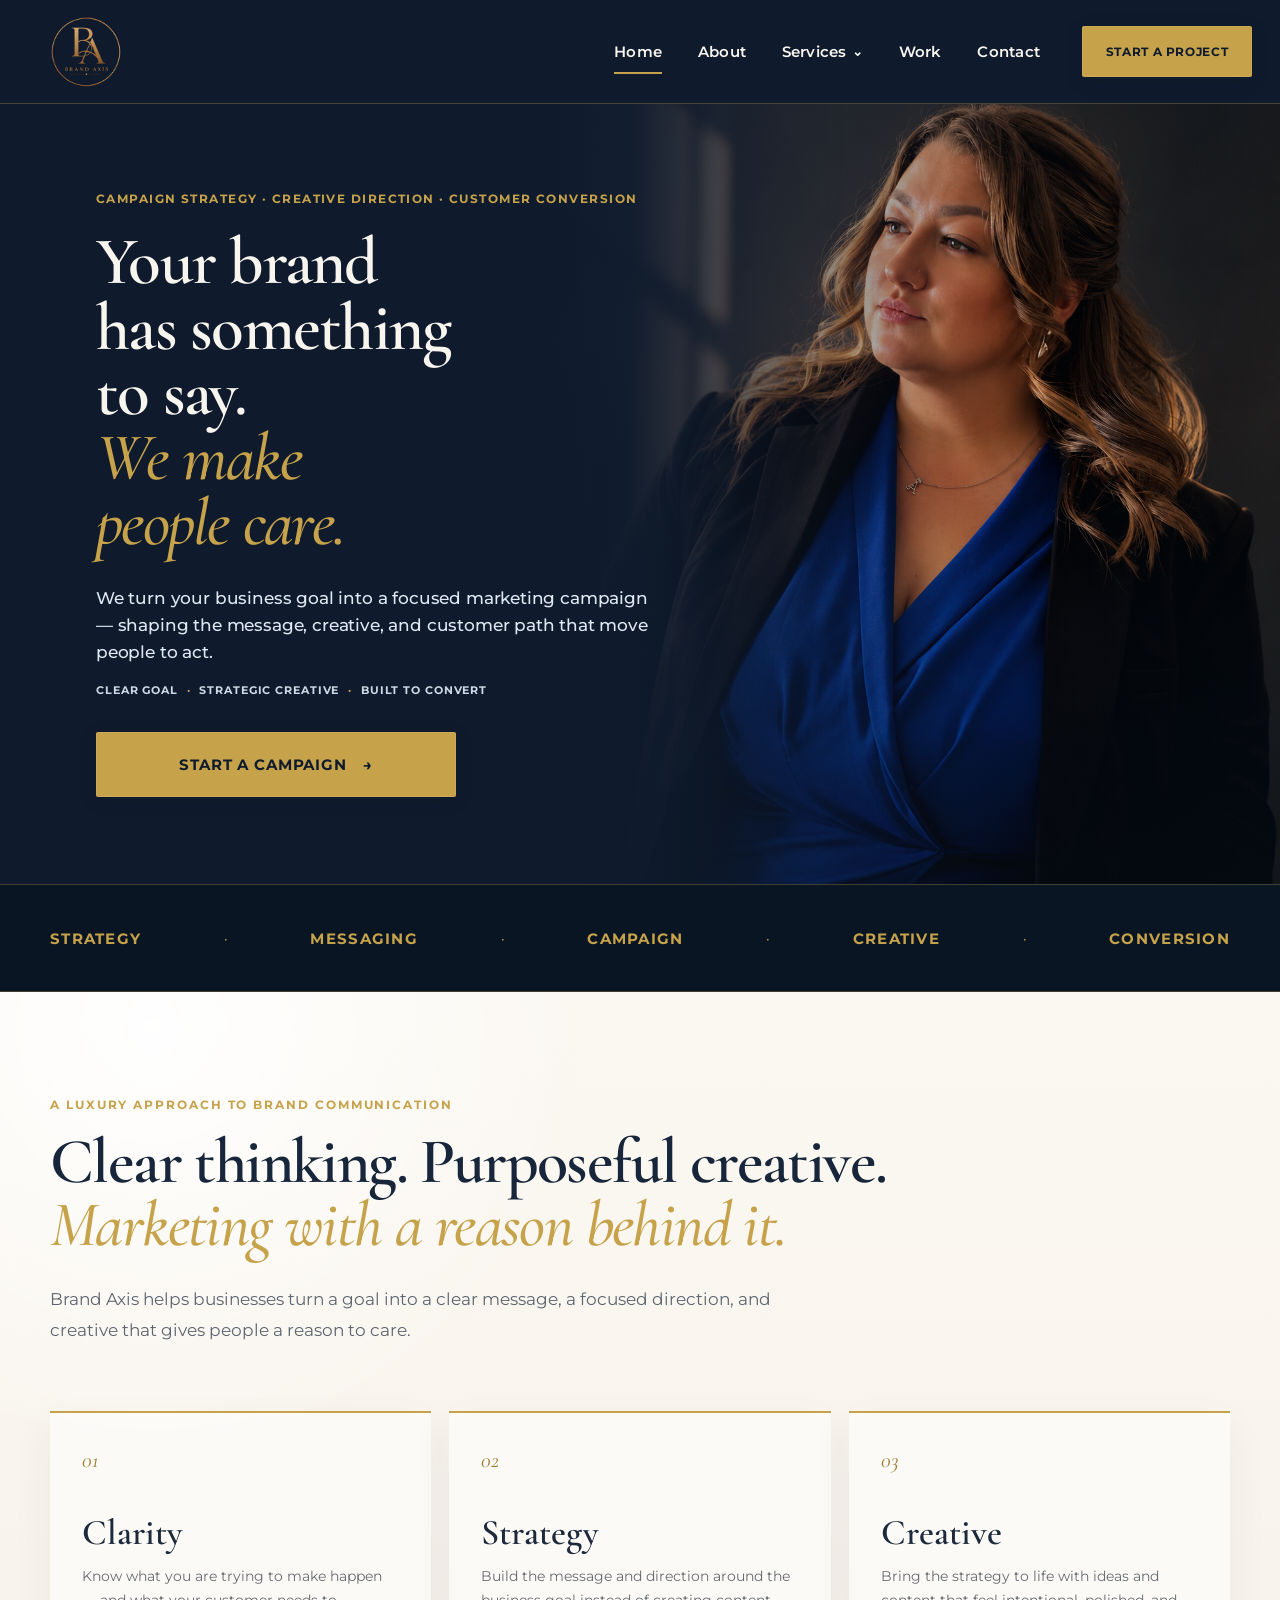
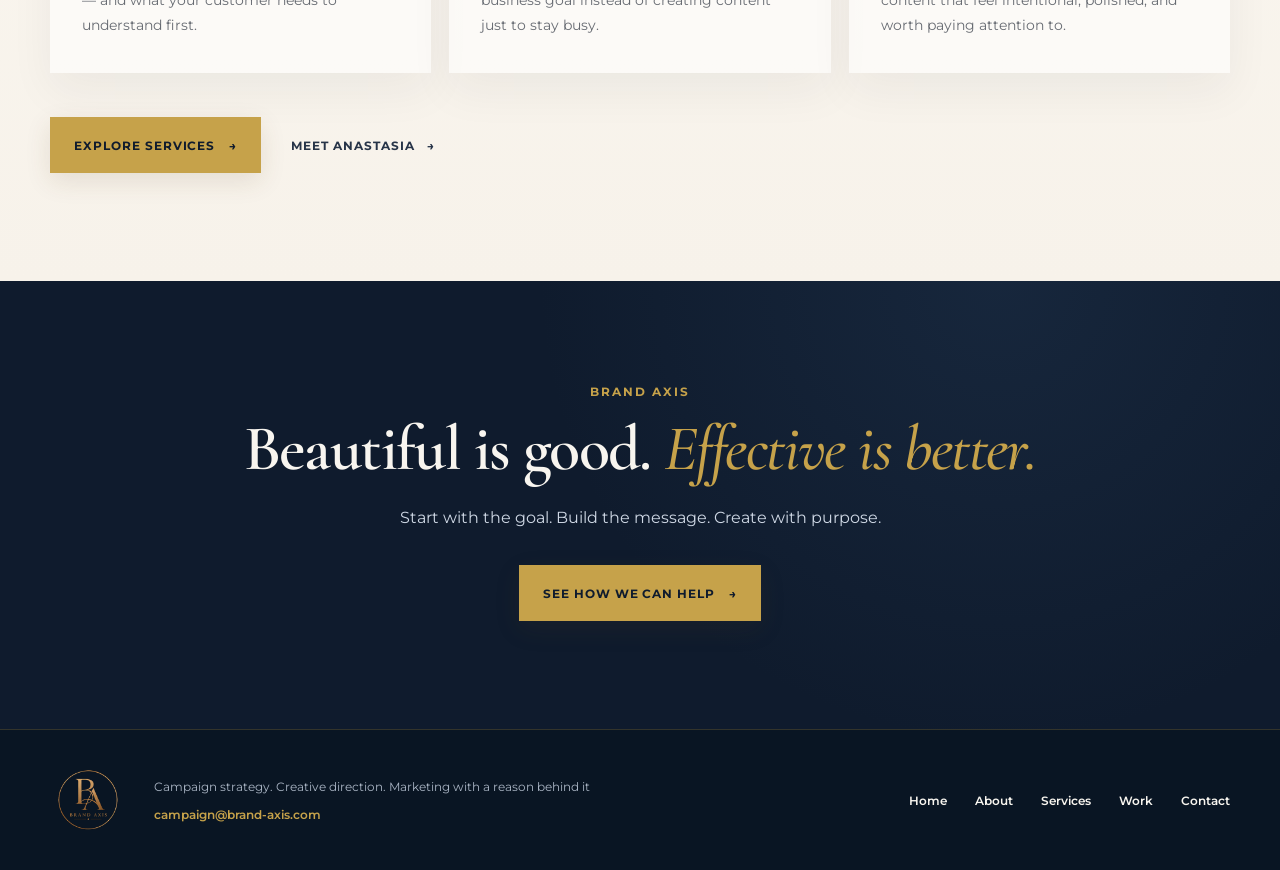
<file: index.html>
<!DOCTYPE html>
<html lang="en">
<head>
  <meta charset="UTF-8" />
  <meta name="viewport" content="width=device-width, initial-scale=1.0" />
  <meta name="description" content="Brand Axis — focused marketing campaigns, creative direction, and conversion-minded strategy for small businesses." />
  <title>Brand Axis | Campaign Strategy & Creative</title>

  <link rel="preconnect" href="https://fonts.googleapis.com">
  <link rel="preconnect" href="https://fonts.gstatic.com" crossorigin>
  <link href="https://fonts.googleapis.com/css2?family=Cormorant+Garamond:ital,wght@0,500;0,600;1,500&family=Montserrat:wght@500;600;700&display=swap" rel="stylesheet">

  <link rel="stylesheet" href="assets/css/styles.css" />
</head>

<body class="home-page">
  <header class="site-header">
    <div class="nav-shell">
      <a class="brand" href="index.html" aria-label="Brand Axis — Home">
        <img src="assets/images/brand-axis-logo.png" alt="Brand Axis logo" />
      </a>
      <button class="menu-toggle" aria-label="Open menu" aria-expanded="false">
        <span></span><span></span><span></span>
      </button>
      <nav class="site-nav" aria-label="Primary navigation">
        <a class="active" href="index.html" aria-current="page">Home</a>
        <a href="about.html">About</a>
        <div class="nav-dropdown">
          <a class="nav-dropdown-trigger" href="services.html">Services <span class="nav-caret" aria-hidden="true">⌄</span></a>
          <div class="nav-dropdown-menu" aria-label="Services submenu">
            <a href="campaign.html"><span class="nav-service-icon">◎</span><span><strong>Campaign</strong><small>Strategy, launch & promotion</small></span></a>
            <a href="build.html"><span class="nav-service-icon">◇</span><span><strong>Build</strong><small>Websites & landing pages</small></span></a>
            <a href="create.html"><span class="nav-service-icon">□</span><span><strong>Create</strong><small>Campaign creative</small></span></a>
          </div>
        </div>
        <a href="work.html">Work</a>
        <a href="contact.html">Contact</a>
      </nav>
      <a class="header-cta" href="contact.html">START A PROJECT</a>
    </div>
  </header>

  <main>
    <section class="hero home-hero">
      <div class="hero-visual" aria-hidden="true">
        <div class="hero-blur"></div>
        <img src="assets/images/anastasia-home-hero.png" alt="" />
      </div>

      <div class="hero-copy">
        <div class="hero-copy-inner">
          <p class="hero-eyebrow">CAMPAIGN STRATEGY · CREATIVE DIRECTION · CUSTOMER CONVERSION</p>

          <h1>
            Your brand<br>
            has something<br>
            to say.<br>
            <em>We make<br>people care.</em>
          </h1>

          <p class="hero-description">
            We turn your business goal into a focused marketing campaign<br class="desktop-break">
            — shaping the message, creative, and customer path that move people to act.
          </p>

          <p class="hero-proof">
            CLEAR GOAL <span>·</span> STRATEGIC CREATIVE <span>·</span> BUILT TO CONVERT
          </p>

          <a class="primary-cta" href="services.html">
            START A CAMPAIGN <span aria-hidden="true">→</span>
          </a>
        </div>
      </div>
    </section>

    <section class="capability-strip" aria-label="Brand Axis capabilities">
      <div class="capability-row">
        <span>STRATEGY</span><i>•</i>
        <span>MESSAGING</span><i>•</i>
        <span>CAMPAIGN</span><i>•</i>
        <span>CREATIVE</span><i>•</i>
        <span>CONVERSION</span>
      </div>
    </section>

    <section class="home-positioning" aria-labelledby="home-positioning-title">
      <div class="home-positioning-shell">
        <div class="home-positioning-intro">
          <p class="home-kicker">A LUXURY APPROACH TO BRAND COMMUNICATION</p>
          <h2 id="home-positioning-title">Clear thinking. Purposeful creative. <em>Marketing with a reason behind it.</em></h2>
          <p>
            Brand Axis helps businesses turn a goal into a clear message, a focused direction, and creative that gives people a reason to care.
          </p>
        </div>

        <div class="home-values-grid">
          <article>
            <span class="home-value-number">01</span>
            <h3>Clarity</h3>
            <p>Know what you are trying to make happen — and what your customer needs to understand first.</p>
          </article>

          <article>
            <span class="home-value-number">02</span>
            <h3>Strategy</h3>
            <p>Build the message and direction around the business goal instead of creating content just to stay busy.</p>
          </article>

          <article>
            <span class="home-value-number">03</span>
            <h3>Creative</h3>
            <p>Bring the strategy to life with ideas and content that feel intentional, polished, and worth paying attention to.</p>
          </article>
        </div>

        <div class="home-positioning-actions">
          <a class="home-link-button home-link-button--gold" href="services.html">EXPLORE SERVICES <span>→</span></a>
          <a class="home-text-link" href="about.html">MEET ANASTASIA <span>→</span></a>
        </div>
      </div>
    </section>

    <section class="home-closing">
      <div class="home-closing-shell">
        <p class="home-kicker">BRAND AXIS</p>
        <h2>Beautiful is good. <em>Effective is better.</em></h2>
        <p>Start with the goal. Build the message. Create with purpose.</p>
        <a class="home-link-button home-link-button--gold" href="services.html">SEE HOW WE CAN HELP <span>→</span></a>
      </div>
    </section>
  </main>

  <footer class="home-footer">
    <div class="home-footer-inner">
      <a class="home-footer-brand" href="index.html" aria-label="Brand Axis home">
        <img src="assets/images/brand-axis-logo.png" alt="Brand Axis" />
      </a>
      <div class="home-footer-copy">
        <p>Campaign strategy. Creative direction. Marketing with a reason behind it</p>
        <a data-campaign-email href="mailto:campaign@brand-axis.com">campaign@brand-axis.com</a>
      </div>
      <nav aria-label="Footer navigation">
        <a href="index.html">Home</a>
        <a href="about.html">About</a>
        <a href="services.html">Services</a>
        <a href="work.html">Work</a>
        <a href="contact.html">Contact</a>
      </nav>
    </div>
  </footer>

  <script src="assets/js/main.js"></script>
</body>
</html>
</file>
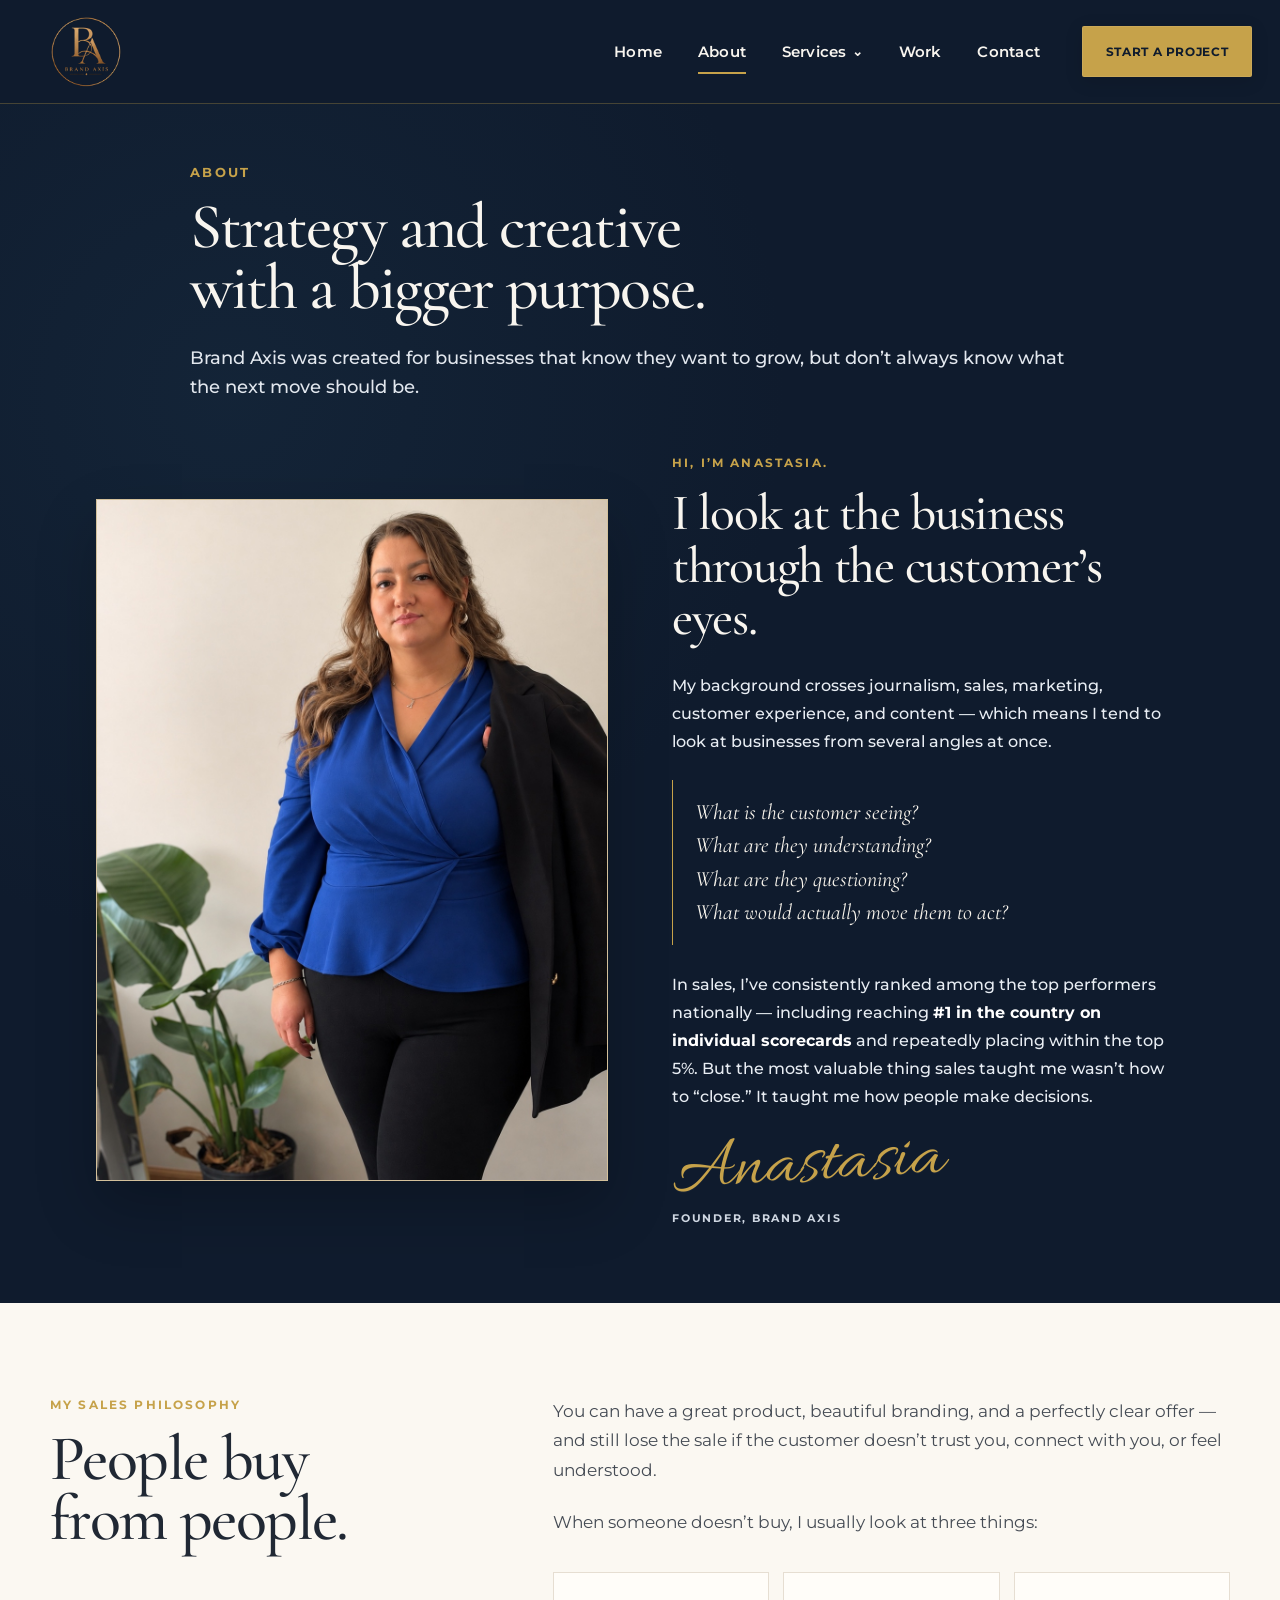
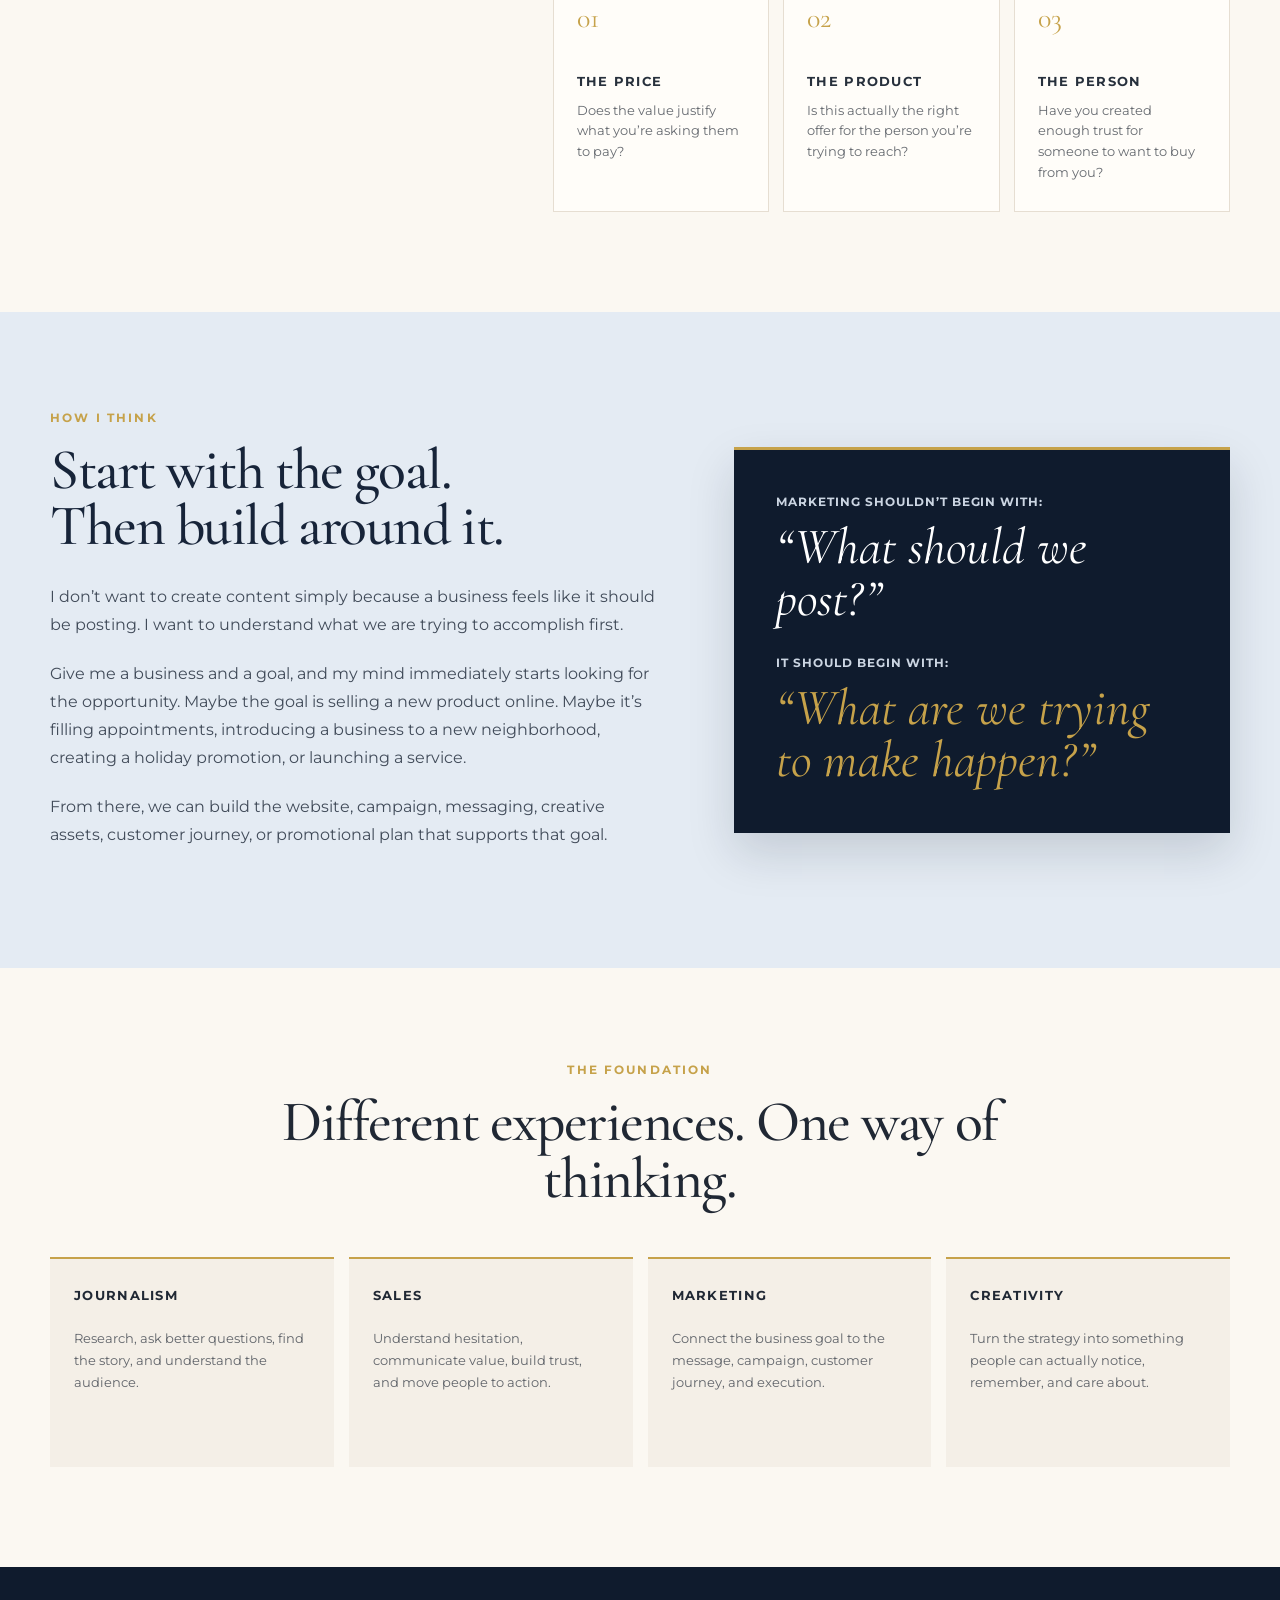
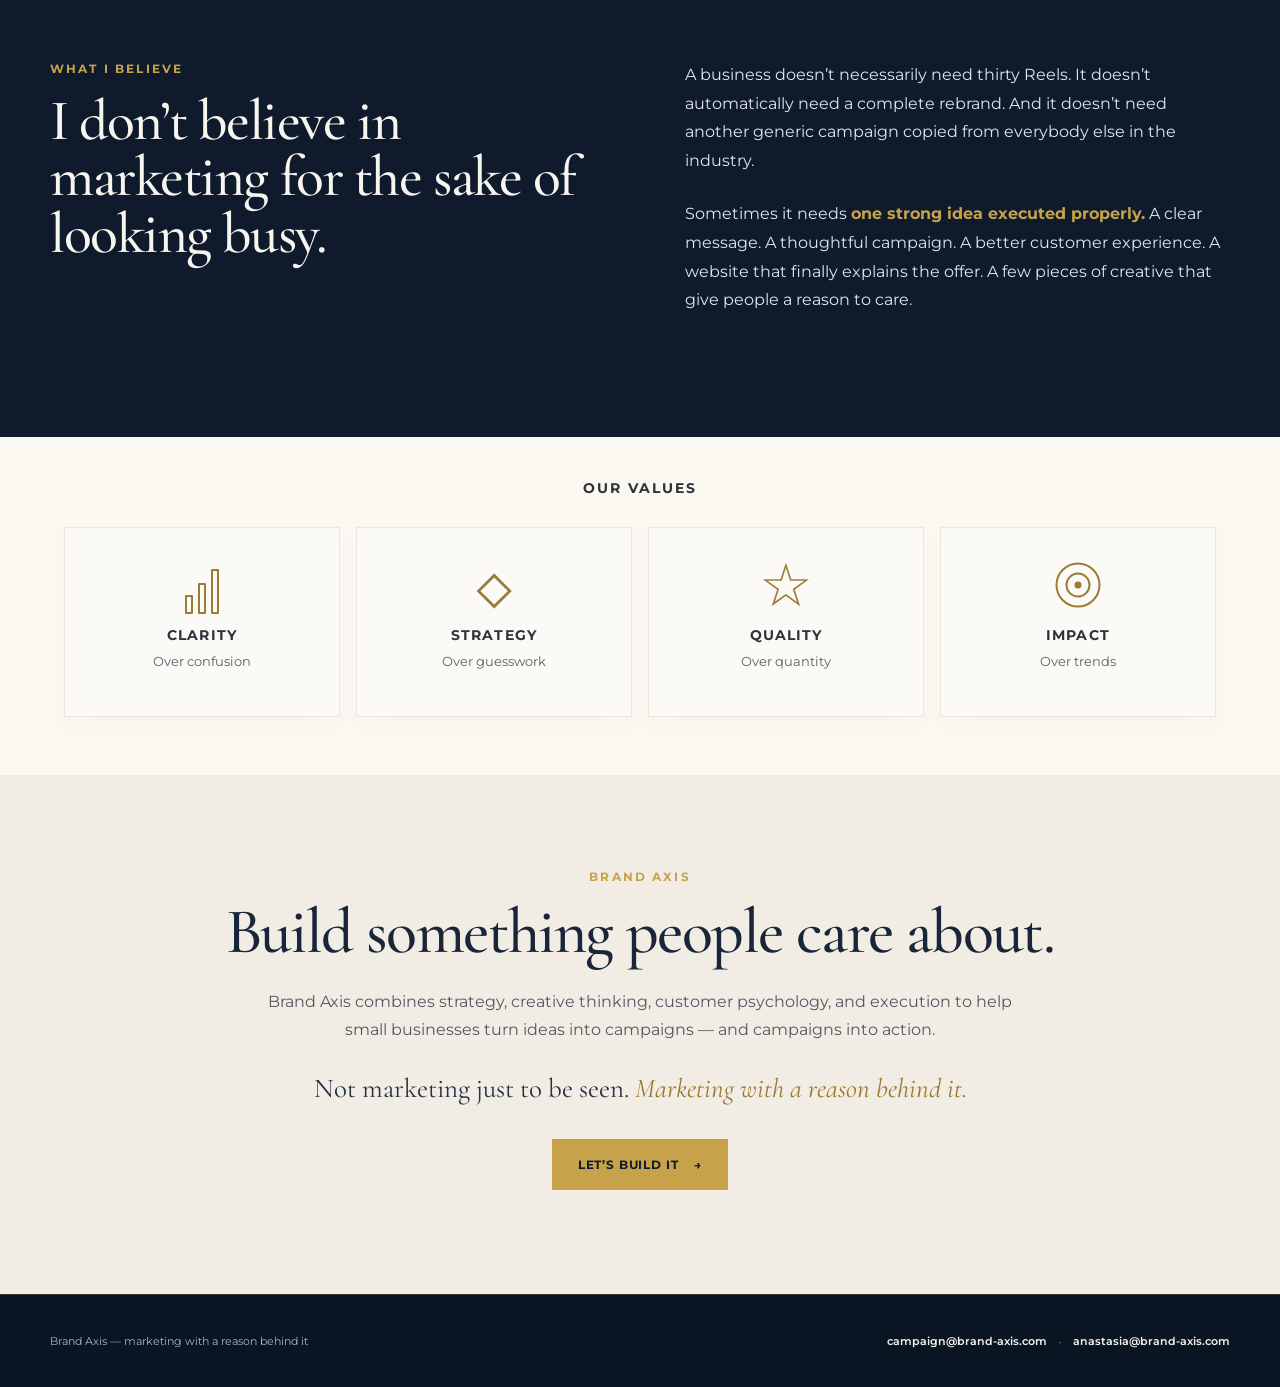
<file: about.html>
<!DOCTYPE html>
<html lang="en">
<head>
  <meta charset="UTF-8" />
  <meta name="viewport" content="width=device-width, initial-scale=1.0" />
  <meta name="description" content="About Anastasia Bohn, founder of Brand Axis — strategy, creative thinking, customer psychology, and marketing with a reason behind it." />
  <title>About Anastasia | Brand Axis</title>

  <link rel="preconnect" href="https://fonts.googleapis.com">
  <link rel="preconnect" href="https://fonts.gstatic.com" crossorigin>
  <link href="https://fonts.googleapis.com/css2?family=Allura&family=Cormorant+Garamond:ital,wght@0,500;0,600;1,500&family=Montserrat:wght@400;500;600;700&display=swap" rel="stylesheet">
  <link rel="stylesheet" href="assets/css/styles.css" />
</head>

<body class="about-page about-page-v15">
  <header class="site-header">
    <div class="nav-shell">
      <a class="brand" href="index.html" aria-label="Brand Axis — Home">
        <img src="assets/images/brand-axis-logo.png" alt="Brand Axis logo" />
      </a>
      <button class="menu-toggle" aria-label="Open menu" aria-expanded="false">
        <span></span><span></span><span></span>
      </button>
      <nav class="site-nav" aria-label="Primary navigation">
        <a href="index.html">Home</a>
        <a class="active" href="about.html" aria-current="page">About</a>
        <div class="nav-dropdown">
          <a class="nav-dropdown-trigger" href="services.html">Services <span class="nav-caret" aria-hidden="true">⌄</span></a>
          <div class="nav-dropdown-menu" aria-label="Services submenu">
            <a href="campaign.html"><span class="nav-service-icon">◎</span><span><strong>Campaign</strong><small>Strategy, launch & promotion</small></span></a>
            <a href="build.html"><span class="nav-service-icon">◇</span><span><strong>Build</strong><small>Websites & landing pages</small></span></a>
            <a href="create.html"><span class="nav-service-icon">□</span><span><strong>Create</strong><small>Campaign creative</small></span></a>
          </div>
        </div>
        <a href="work.html">Work</a>
        <a href="contact.html">Contact</a>
      </nav>
      <a class="header-cta" href="contact.html">START A PROJECT</a>
    </div>
  </header>

  <main>
    <section class="about-hero about-hero-v15">
      <div class="about-intro about-intro-v15">
        <p class="about-kicker">ABOUT</p>
        <h1>Strategy and creative<br>with a bigger purpose.</h1>
        <p class="about-subhead">
          Brand Axis was created for businesses that know they want to grow,
          but don’t always know what the next move should be.
        </p>
      </div>

      <div class="about-founder-grid">
        <figure class="about-founder-photo">
          <img src="assets/images/anastasia-founder.jpg" alt="Anastasia Bohn, founder of Brand Axis" />
        </figure>

        <div class="about-founder-copy">
          <p class="about-section-label">HI, I’M ANASTASIA.</p>
          <h2>I look at the business through the customer’s eyes.</h2>

          <p>
            My background crosses journalism, sales, marketing, customer experience, and content —
            which means I tend to look at businesses from several angles at once.
          </p>

          <div class="about-question-stack" aria-label="Questions Anastasia asks when analyzing a business">
            <span>What is the customer seeing?</span>
            <span>What are they understanding?</span>
            <span>What are they questioning?</span>
            <span>What would actually move them to act?</span>
          </div>

          <p>
            In sales, I’ve consistently ranked among the top performers nationally — including
            reaching <strong>#1 in the country on individual scorecards</strong> and repeatedly placing
            within the top 5%. But the most valuable thing sales taught me wasn’t how to “close.”
            It taught me how people make decisions.
          </p>

          <div class="founder-signature" aria-label="Signed Anastasia">
            <span>Anastasia</span>
          </div>
          <p class="founder-title">Founder, Brand Axis</p>
        </div>
      </div>
    </section>

    <section class="about-belief-section">
      <div class="about-content-shell about-belief-grid">
        <div class="about-belief-heading">
          <p class="about-section-label">MY SALES PHILOSOPHY</p>
          <h2>People buy<br>from people.</h2>
        </div>

        <div class="about-belief-copy">
          <p>
            You can have a great product, beautiful branding, and a perfectly clear offer — and still
            lose the sale if the customer doesn’t trust you, connect with you, or feel understood.
          </p>
          <p>
            When someone doesn’t buy, I usually look at three things:
          </p>

          <div class="decision-cards">
            <article>
              <span>01</span>
              <h3>THE PRICE</h3>
              <p>Does the value justify what you’re asking them to pay?</p>
            </article>
            <article>
              <span>02</span>
              <h3>THE PRODUCT</h3>
              <p>Is this actually the right offer for the person you’re trying to reach?</p>
            </article>
            <article>
              <span>03</span>
              <h3>THE PERSON</h3>
              <p>Have you created enough trust for someone to want to buy from you?</p>
            </article>
          </div>
        </div>
      </div>
    </section>

    <section class="about-thinking-section">
      <div class="about-content-shell about-thinking-grid">
        <div class="about-thinking-copy">
          <p class="about-section-label">HOW I THINK</p>
          <h2>Start with the goal.<br>Then build around it.</h2>

          <p>
            I don’t want to create content simply because a business feels like it should be posting.
            I want to understand what we are trying to accomplish first.
          </p>

          <p>
            Give me a business and a goal, and my mind immediately starts looking for the opportunity.
            Maybe the goal is selling a new product online. Maybe it’s filling appointments, introducing
            a business to a new neighborhood, creating a holiday promotion, or launching a service.
          </p>

          <p>
            From there, we can build the website, campaign, messaging, creative assets, customer journey,
            or promotional plan that supports that goal.
          </p>
        </div>

        <aside class="about-pullquote">
          <p>Marketing shouldn’t begin with:</p>
          <blockquote>“What should we post?”</blockquote>
          <p>It should begin with:</p>
          <blockquote class="gold">“What are we trying to make happen?”</blockquote>
        </aside>
      </div>
    </section>

    <section class="about-background-section">
      <div class="about-content-shell">
        <p class="about-section-label centered">THE FOUNDATION</p>
        <h2 class="about-centered-heading">Different experiences. One way of thinking.</h2>

        <div class="about-foundation-grid">
          <article>
            <h3>JOURNALISM</h3>
            <p>Research, ask better questions, find the story, and understand the audience.</p>
          </article>
          <article>
            <h3>SALES</h3>
            <p>Understand hesitation, communicate value, build trust, and move people to action.</p>
          </article>
          <article>
            <h3>MARKETING</h3>
            <p>Connect the business goal to the message, campaign, customer journey, and execution.</p>
          </article>
          <article>
            <h3>CREATIVITY</h3>
            <p>Turn the strategy into something people can actually notice, remember, and care about.</p>
          </article>
        </div>
      </div>
    </section>

    <section class="about-manifesto-section">
      <div class="about-content-shell about-manifesto-grid">
        <div>
          <p class="about-section-label">WHAT I BELIEVE</p>
          <h2>I don’t believe in marketing for the sake of looking busy.</h2>
        </div>
        <div class="about-manifesto-copy">
          <p>
            A business doesn’t necessarily need thirty Reels. It doesn’t automatically need a complete
            rebrand. And it doesn’t need another generic campaign copied from everybody else in the industry.
          </p>
          <p>
            Sometimes it needs <strong>one strong idea executed properly.</strong> A clear message. A thoughtful
            campaign. A better customer experience. A website that finally explains the offer. A few pieces
            of creative that give people a reason to care.
          </p>
        </div>
      </div>
    </section>

    <section class="about-values">
      <p class="values-title">OUR VALUES</p>

      <div class="values-grid">
        <article class="value-card">
          <div class="value-icon bars" aria-hidden="true">
            <span></span><span></span><span></span>
          </div>
          <h2>CLARITY</h2>
          <p>Over confusion</p>
        </article>

        <article class="value-card">
          <div class="value-icon diamond" aria-hidden="true">◇</div>
          <h2>STRATEGY</h2>
          <p>Over guesswork</p>
        </article>

        <article class="value-card">
          <div class="value-icon star" aria-hidden="true">☆</div>
          <h2>QUALITY</h2>
          <p>Over quantity</p>
        </article>

        <article class="value-card">
          <div class="value-icon impact" aria-hidden="true">
            <span class="impact-ring impact-ring-outer"></span>
            <span class="impact-ring impact-ring-inner"></span>
            <span class="impact-dot"></span>
          </div>
          <h2>IMPACT</h2>
          <p>Over trends</p>
        </article>
      </div>
    </section>

    <section class="about-closing-section">
      <div class="about-content-shell about-closing-inner">
        <p class="about-section-label">BRAND AXIS</p>
        <h2>Build something people care about.</h2>
        <p>
          Brand Axis combines strategy, creative thinking, customer psychology, and execution to help
          small businesses turn ideas into campaigns — and campaigns into action.
        </p>
        <p class="about-closing-line">Not marketing just to be seen. <em>Marketing with a reason behind it.</em></p>
        <a class="about-closing-cta" href="contact.html">LET’S BUILD IT <span aria-hidden="true">→</span></a>
      </div>
    </section>
  </main>

  <footer class="site-footer">
    <div class="site-footer-inner">
      <p data-footer-tagline>Brand Axis — marketing with a reason behind it</p>
      <div class="site-footer-contact">
        <a data-campaign-email href="mailto:campaign@brand-axis.com">campaign@brand-axis.com</a>
        <span aria-hidden="true">·</span>
        <a data-founder-email href="mailto:anastasia@brand-axis.com">anastasia@brand-axis.com</a>
      </div>
    </div>
  </footer>

  <script src="assets/js/main.js"></script>
</body>
</html>
</file>
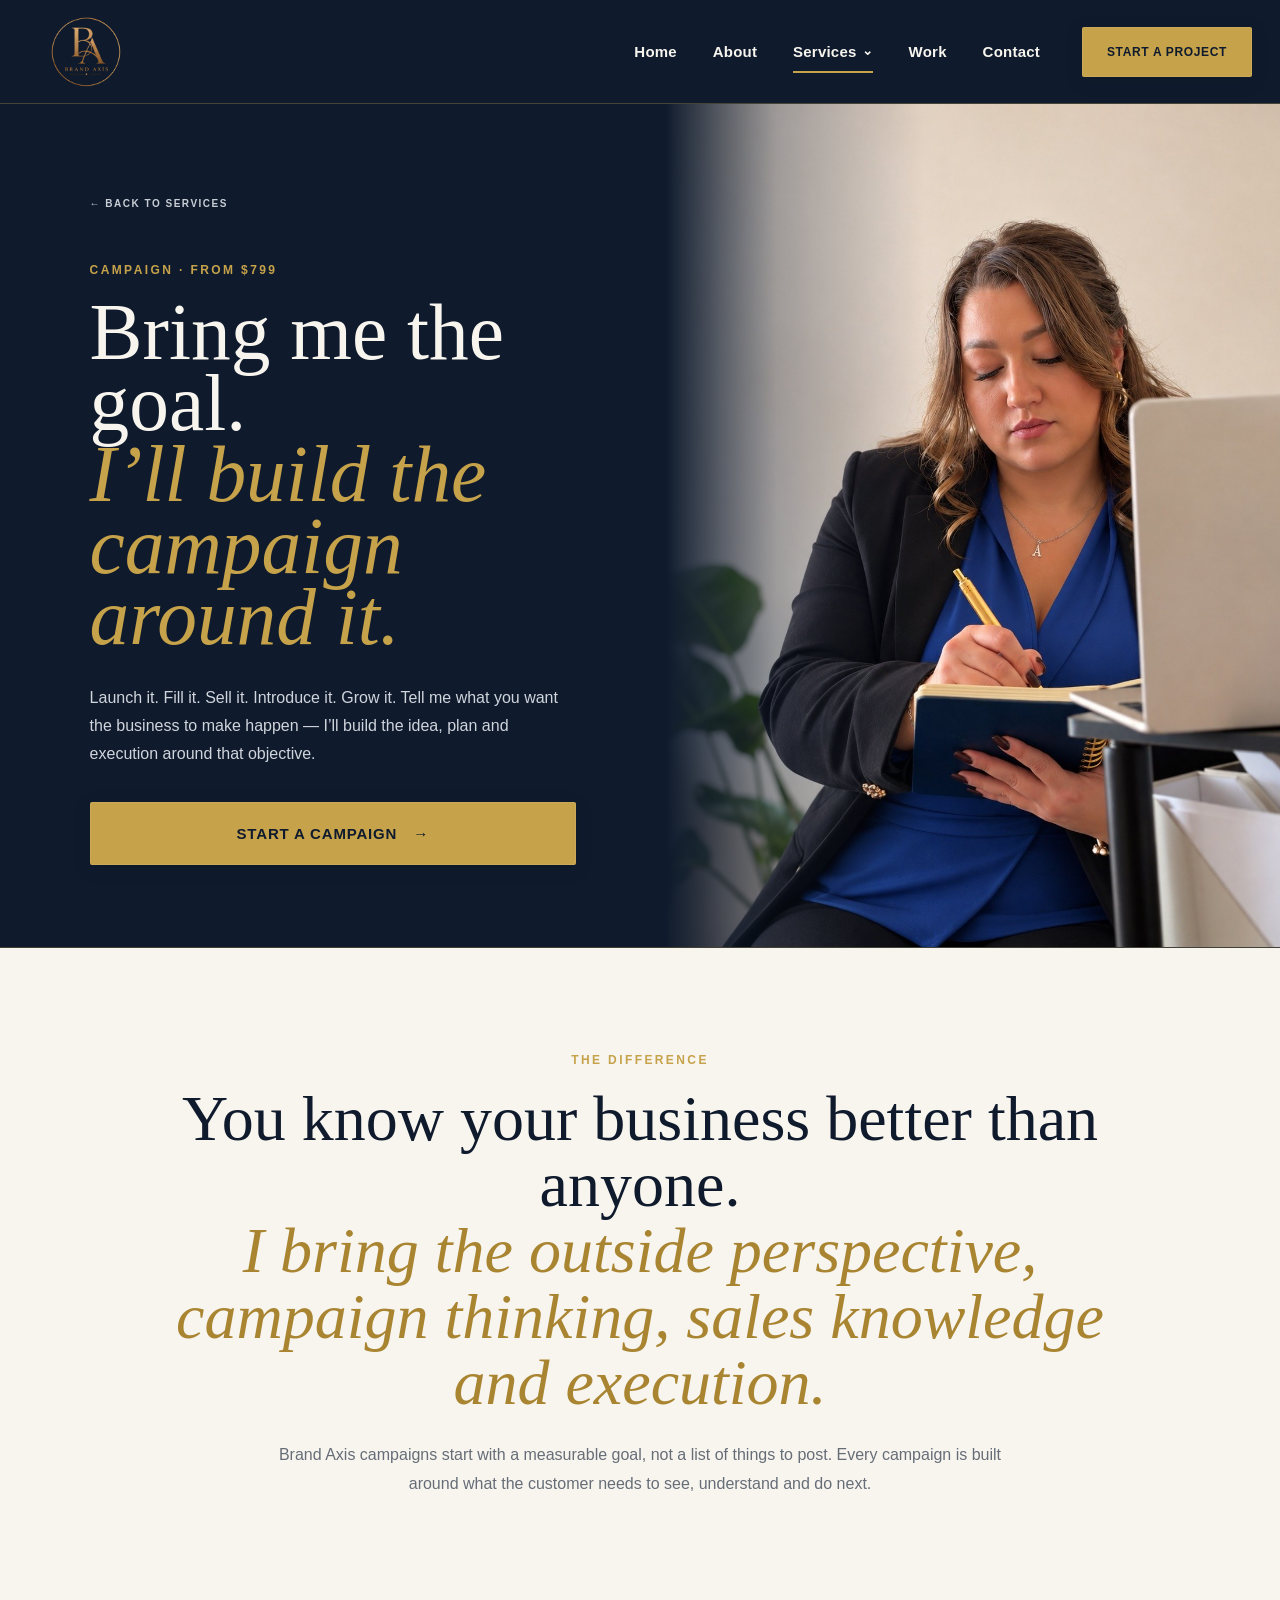
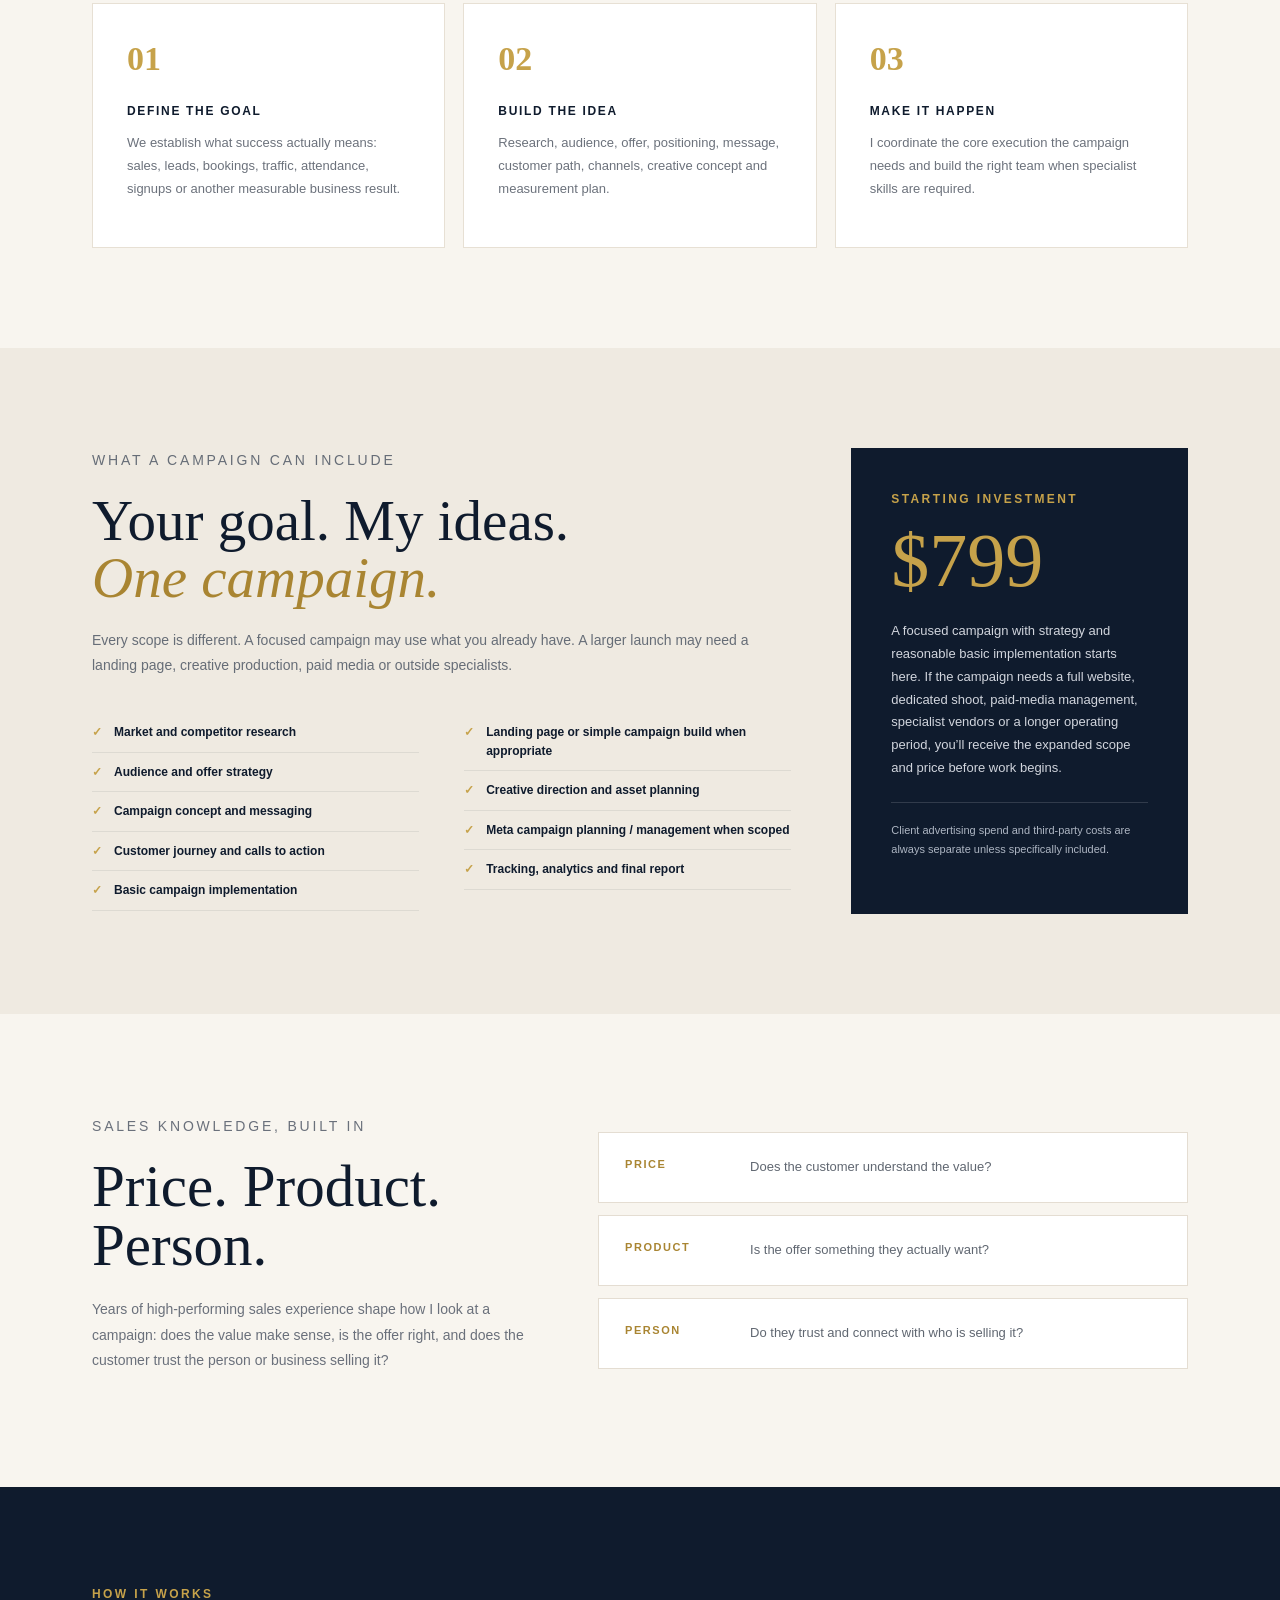
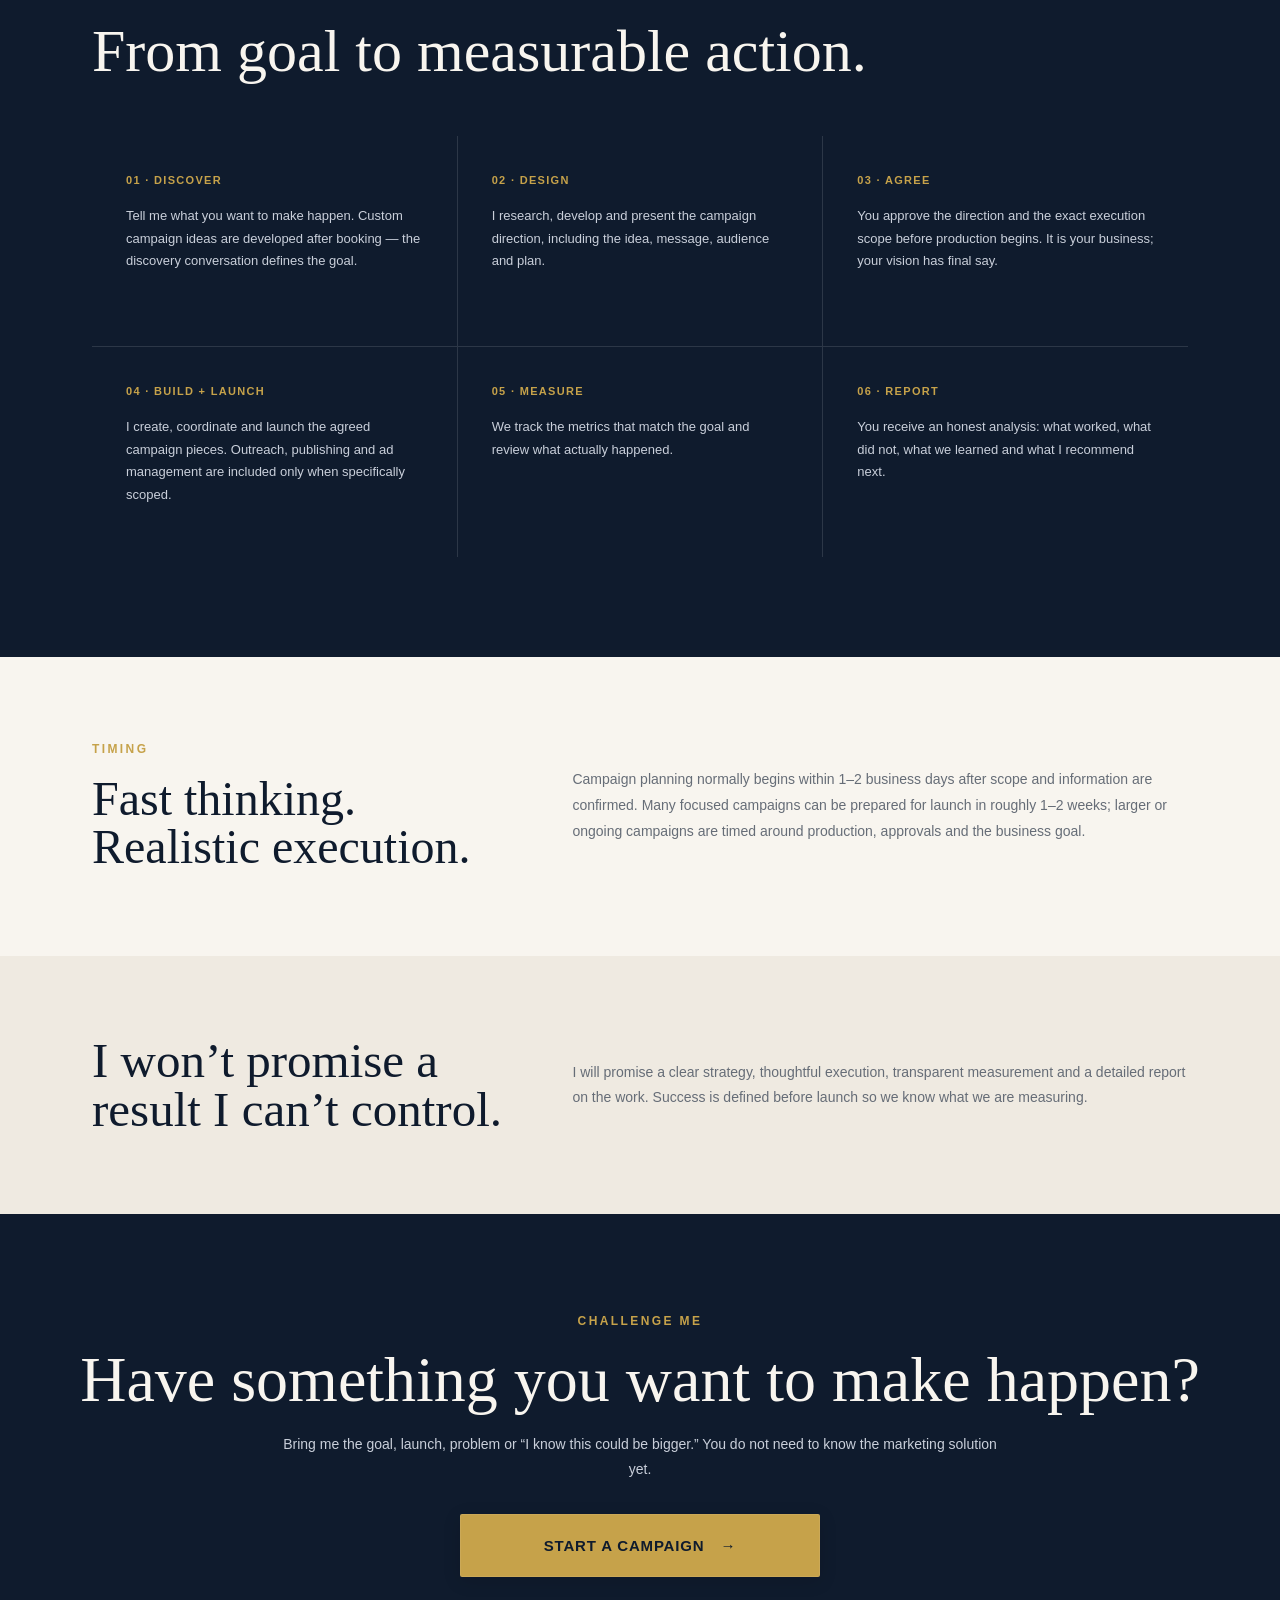
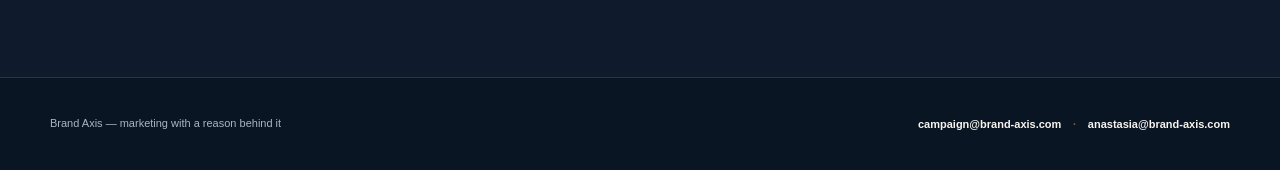
<file: brand-analysis.html>
<!doctype html><html lang="en"><head><meta charset="utf-8"><meta name="viewport" content="width=device-width,initial-scale=1"><meta http-equiv="refresh" content="0; url=campaign.html"><link rel="canonical" href="campaign.html"><title>Campaign | Brand Axis</title></head><body><p>This service has moved. <a href="campaign.html">Continue to Campaign</a>.</p></body></html>
</file>
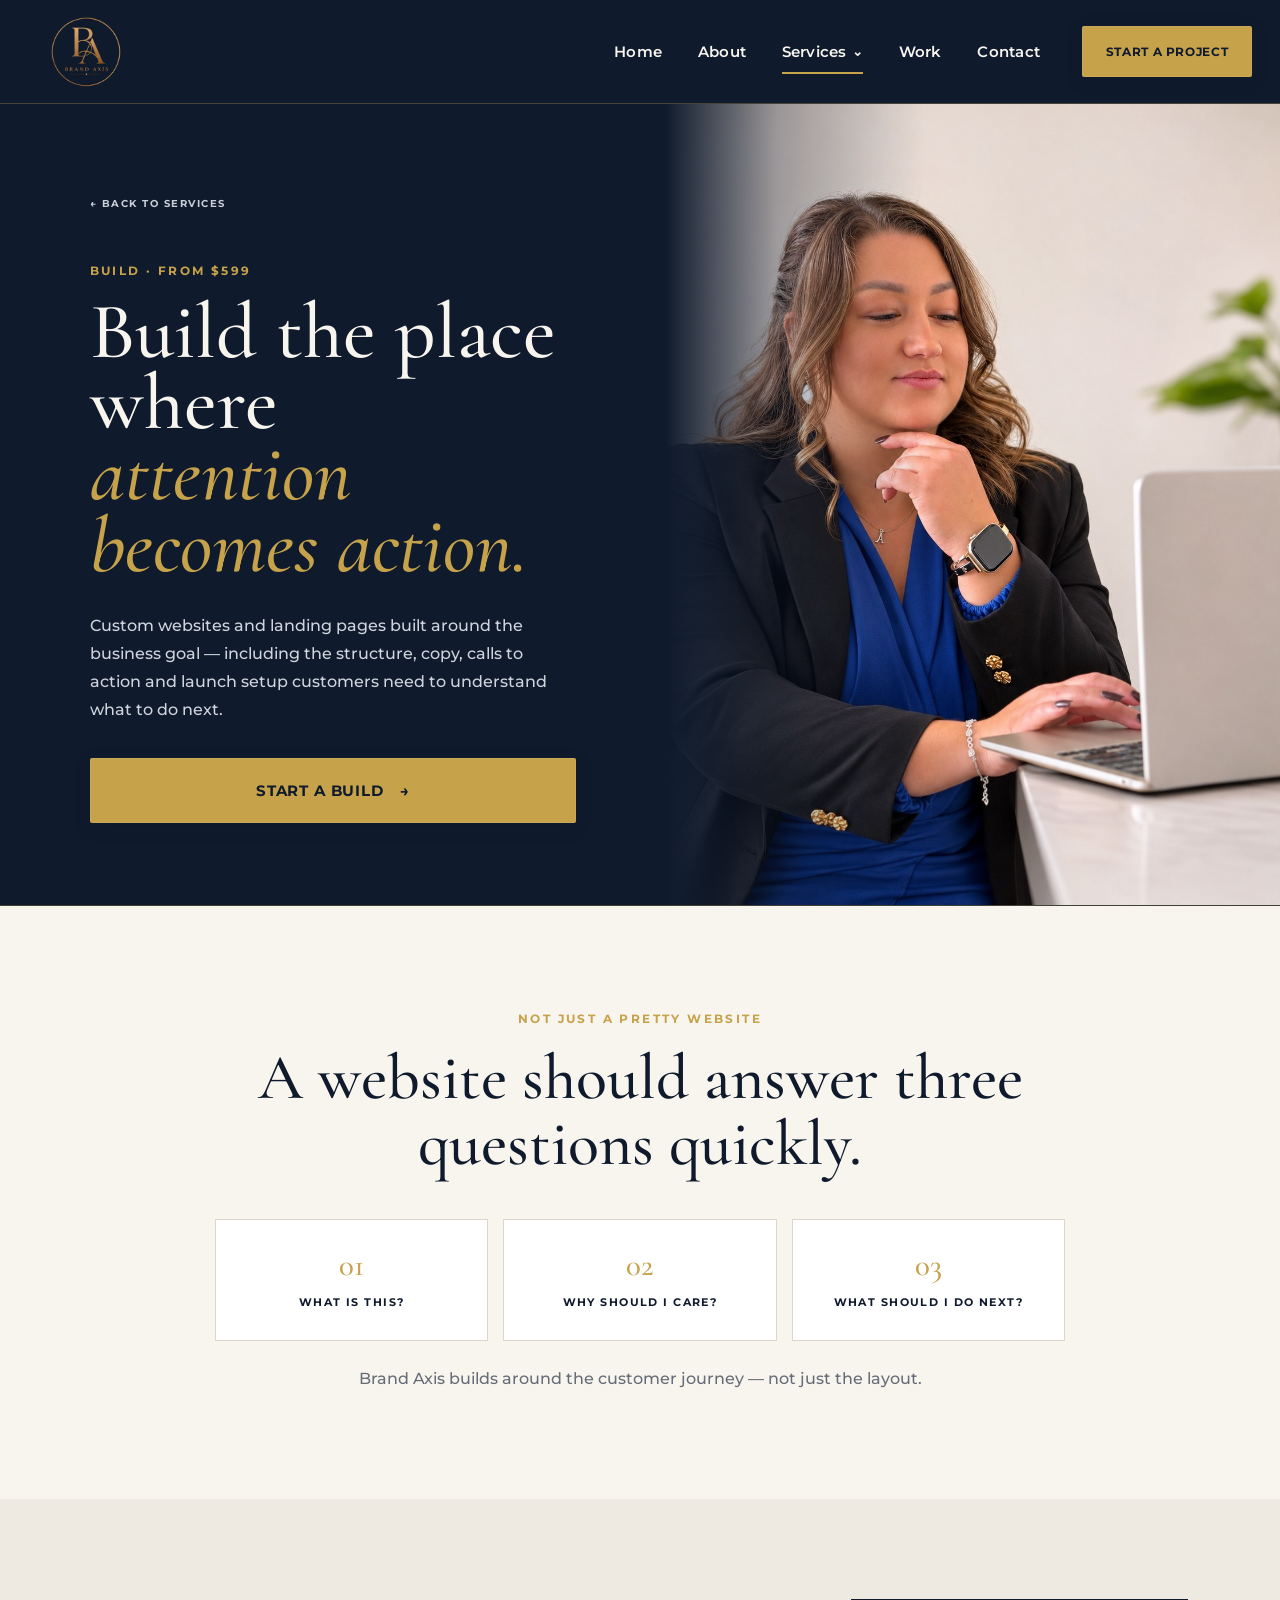
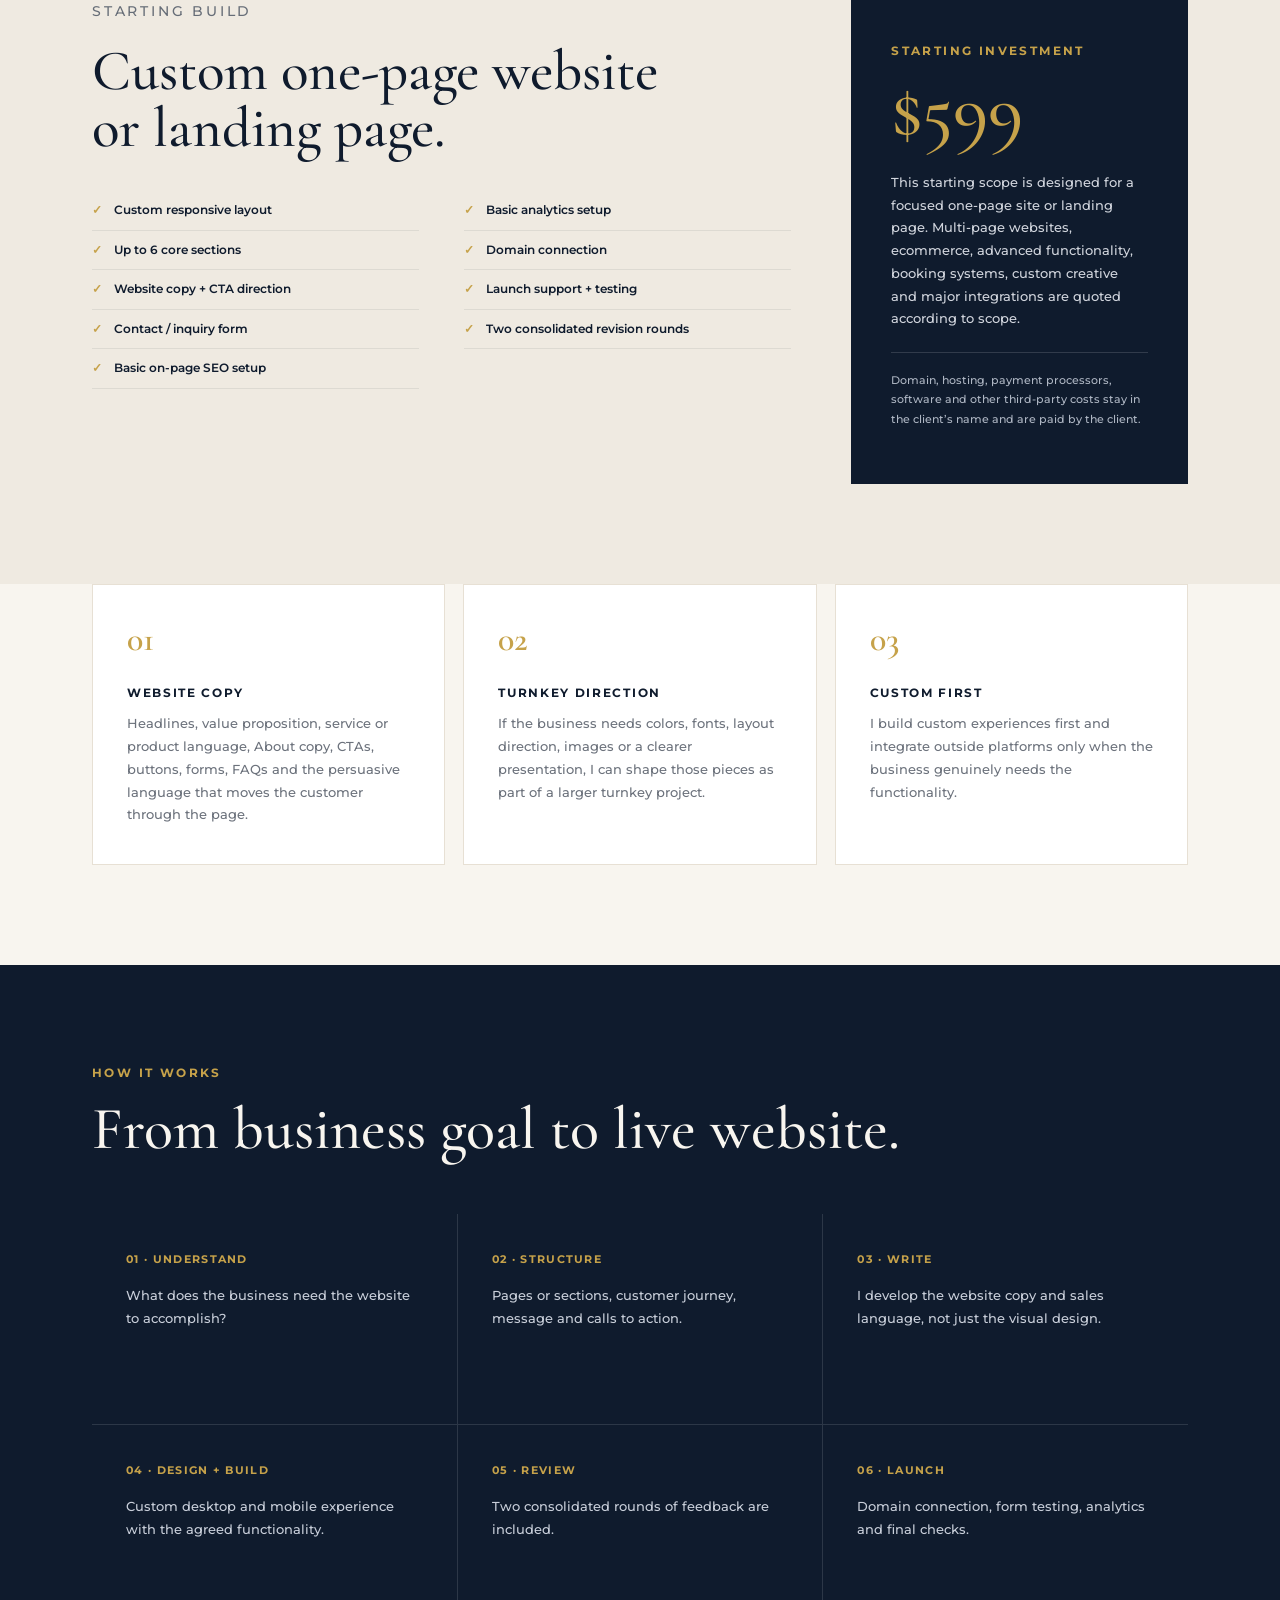
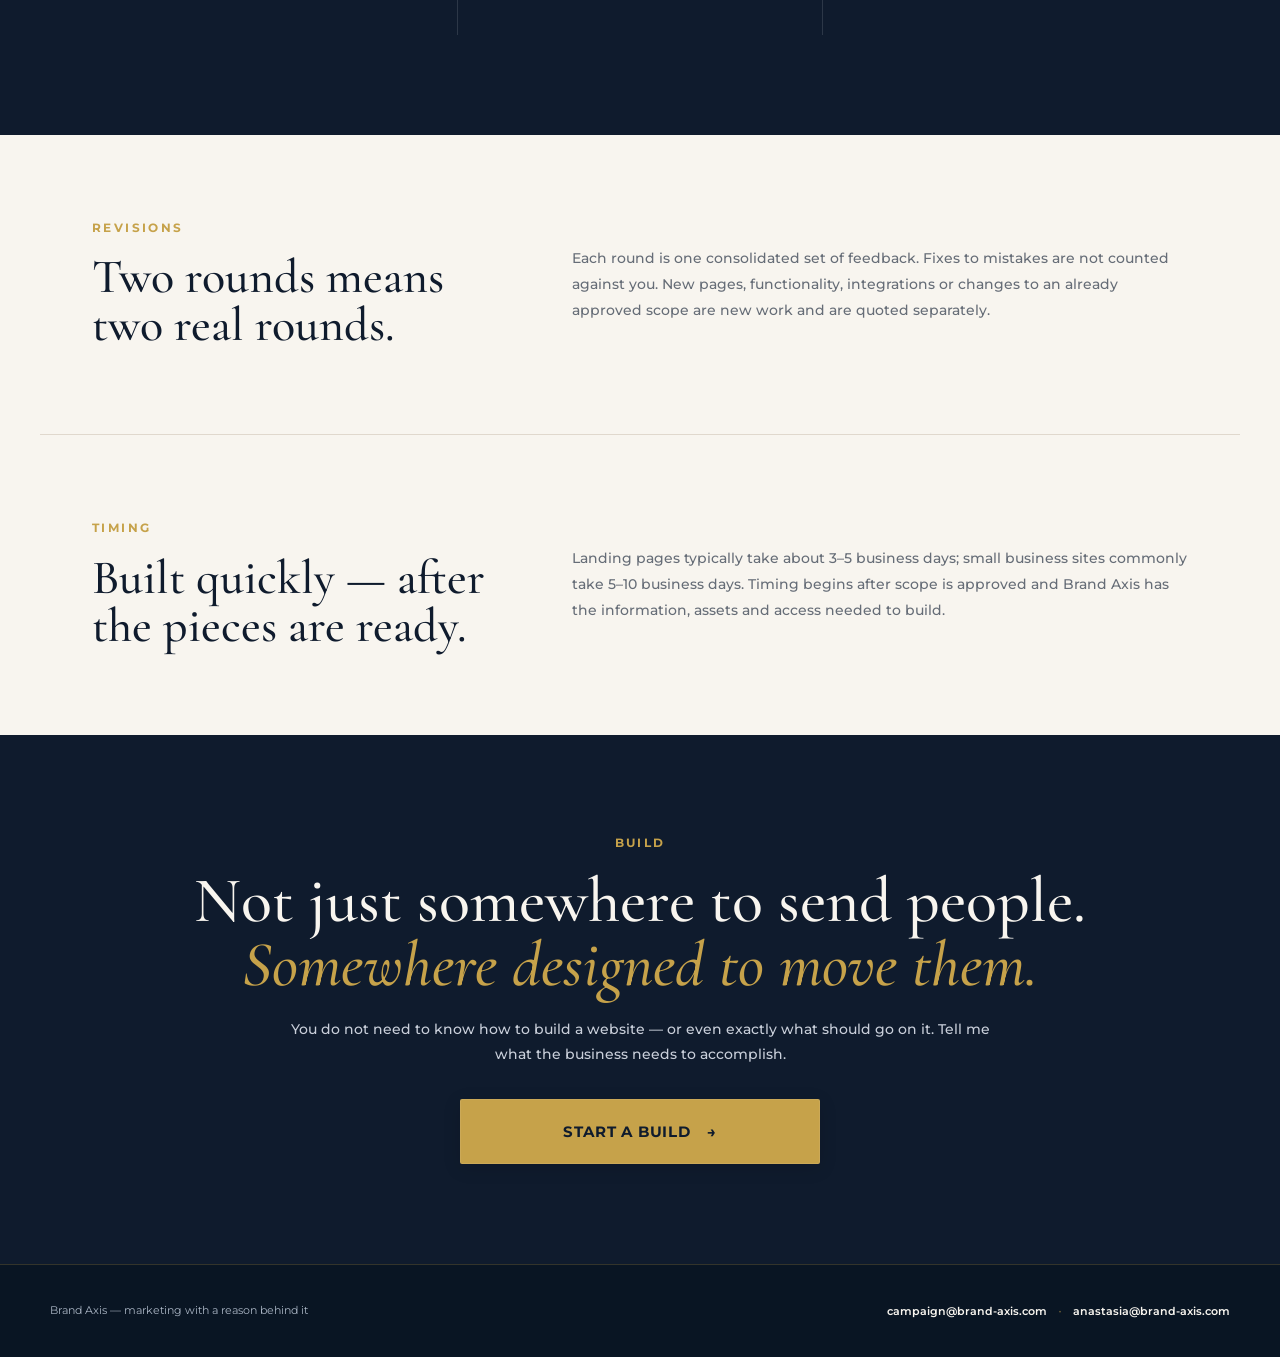
<file: build.html>
<!DOCTYPE html>
<html lang="en"><head><meta charset="UTF-8" /><meta name="viewport" content="width=device-width, initial-scale=1.0" />
<meta name="description" content="Brand Axis Build — custom websites and landing pages designed around customer action." /><title>Build | Brand Axis</title><link rel="preconnect" href="https://fonts.googleapis.com">
  <link rel="preconnect" href="https://fonts.gstatic.com" crossorigin>
  <link href="https://fonts.googleapis.com/css2?family=Cormorant+Garamond:ital,wght@0,500;0,600;1,500&family=Montserrat:wght@400;500;600;700&display=swap" rel="stylesheet">
  <link rel="stylesheet" href="assets/css/styles.css" /></head>
<body class="service-detail-v26 build-page-v26"><header class="site-header">
    <div class="nav-shell">
      <a class="brand" href="index.html" aria-label="Brand Axis — Home">
        <img src="assets/images/brand-axis-logo.png" alt="Brand Axis logo" />
      </a>
      <button class="menu-toggle" aria-label="Open menu" aria-expanded="false">
        <span></span><span></span><span></span>
      </button>
      <nav class="site-nav" aria-label="Primary navigation">
        <a href="index.html">Home</a>
        <a href="about.html">About</a>
        <div class="nav-dropdown">
          <a class="nav-dropdown-trigger active" href="services.html" aria-current="page">Services <span class="nav-caret" aria-hidden="true">⌄</span></a>
          <div class="nav-dropdown-menu" aria-label="Services submenu">
            <a href="campaign.html"><span class="nav-service-icon">◎</span><span><strong>Campaign</strong><small>Strategy, launch & promotion</small></span></a>
            <a href="build.html"><span class="nav-service-icon">◇</span><span><strong>Build</strong><small>Websites & landing pages</small></span></a>
            <a href="create.html"><span class="nav-service-icon">□</span><span><strong>Create</strong><small>Campaign creative</small></span></a>
          </div>
        </div>
        <a href="work.html">Work</a>
        <a href="contact.html">Contact</a>
      </nav>
      <a class="header-cta" href="contact.html">START A PROJECT</a>
    </div>
  </header><main>
<section class="service-hero-v26"><div class="service-hero-copy-v26"><a class="service-back" href="services.html">← BACK TO SERVICES</a><p class="ba-kicker">BUILD · FROM <span data-price="build">$599</span></p><h1>Build the place where<br><em>attention becomes action.</em></h1><p class="service-hero-lead">Custom websites and landing pages built around the business goal — including the structure, copy, calls to action and launch setup customers need to understand what to do next.</p><a class="primary-cta" href="contact.html">START A BUILD <span>→</span></a></div><figure class="service-hero-photo-v26"><img src="assets/images/service-build.jpg" alt="Anastasia working on a custom website" /></figure></section>

<section class="service-statement-v26"><p class="ba-kicker">NOT JUST A PRETTY WEBSITE</p><h2>A website should answer three questions quickly.</h2><div class="question-three-v26"><article><span>01</span><h3>WHAT IS THIS?</h3></article><article><span>02</span><h3>WHY SHOULD I CARE?</h3></article><article><span>03</span><h3>WHAT SHOULD I DO NEXT?</h3></article></div><p>Brand Axis builds around the customer journey — not just the layout.</p></section>

<section class="service-rich-v26"><div class="service-rich-copy"><p class="ba-kicker">STARTING BUILD</p><h2>Custom one-page website<br>or landing page.</h2><ul class="check-list-v26"><li>Custom responsive layout</li><li>Up to 6 core sections</li><li>Website copy + CTA direction</li><li>Contact / inquiry form</li><li>Basic on-page SEO setup</li><li>Basic analytics setup</li><li>Domain connection</li><li>Launch support + testing</li><li>Two consolidated revision rounds</li></ul></div><div class="service-price-panel-v26"><p class="ba-kicker">STARTING INVESTMENT</p><div class="price-big">$<span data-price-number="build">599</span></div><p>This starting scope is designed for a focused one-page site or landing page. Multi-page websites, ecommerce, advanced functionality, booking systems, custom creative and major integrations are quoted according to scope.</p><p class="small-note">Domain, hosting, payment processors, software and other third-party costs stay in the client’s name and are paid by the client.</p></div></section>

<section class="service-columns-v26"><article><span>01</span><h3>WEBSITE COPY</h3><p>Headlines, value proposition, service or product language, About copy, CTAs, buttons, forms, FAQs and the persuasive language that moves the customer through the page.</p></article><article><span>02</span><h3>TURNKEY DIRECTION</h3><p>If the business needs colors, fonts, layout direction, images or a clearer presentation, I can shape those pieces as part of a larger turnkey project.</p></article><article><span>03</span><h3>CUSTOM FIRST</h3><p>I build custom experiences first and integrate outside platforms only when the business genuinely needs the functionality.</p></article></section>

<section class="service-process-v26"><p class="ba-kicker">HOW IT WORKS</p><h2>From business goal to live website.</h2><div class="process-grid-v26"><article><b>01 · UNDERSTAND</b><p>What does the business need the website to accomplish?</p></article><article><b>02 · STRUCTURE</b><p>Pages or sections, customer journey, message and calls to action.</p></article><article><b>03 · WRITE</b><p>I develop the website copy and sales language, not just the visual design.</p></article><article><b>04 · DESIGN + BUILD</b><p>Custom desktop and mobile experience with the agreed functionality.</p></article><article><b>05 · REVIEW</b><p>Two consolidated rounds of feedback are included.</p></article><article><b>06 · LAUNCH</b><p>Domain connection, form testing, analytics and final checks.</p></article></div></section>

<section class="revision-band-v26"><div><p class="ba-kicker">REVISIONS</p><h2>Two rounds means two real rounds.</h2></div><p>Each round is one consolidated set of feedback. Fixes to mistakes are not counted against you. New pages, functionality, integrations or changes to an already approved scope are new work and are quoted separately.</p></section>
<section class="timing-band-v26"><div><p class="ba-kicker">TIMING</p><h2>Built quickly — after the pieces are ready.</h2></div><p>Landing pages typically take about 3–5 business days; small business sites commonly take 5–10 business days. Timing begins after scope is approved and Brand Axis has the information, assets and access needed to build.</p></section>
<section class="service-final-cta-v26"><p class="ba-kicker">BUILD</p><h2>Not just somewhere to send people.<br><em>Somewhere designed to move them.</em></h2><p>You do not need to know how to build a website — or even exactly what should go on it. Tell me what the business needs to accomplish.</p><a class="primary-cta" href="contact.html">START A BUILD <span>→</span></a></section>
</main><footer class="site-footer">
    <div class="site-footer-inner">
      <p data-footer-tagline>Brand Axis — marketing with a reason behind it</p>
      <div class="site-footer-contact">
        <a data-campaign-email href="mailto:campaign@brand-axis.com">campaign@brand-axis.com</a>
        <span aria-hidden="true">·</span>
        <a data-founder-email href="mailto:anastasia@brand-axis.com">anastasia@brand-axis.com</a>
      </div>
    </div>
  </footer><script src="assets/js/main.js"></script></body></html>
</file>
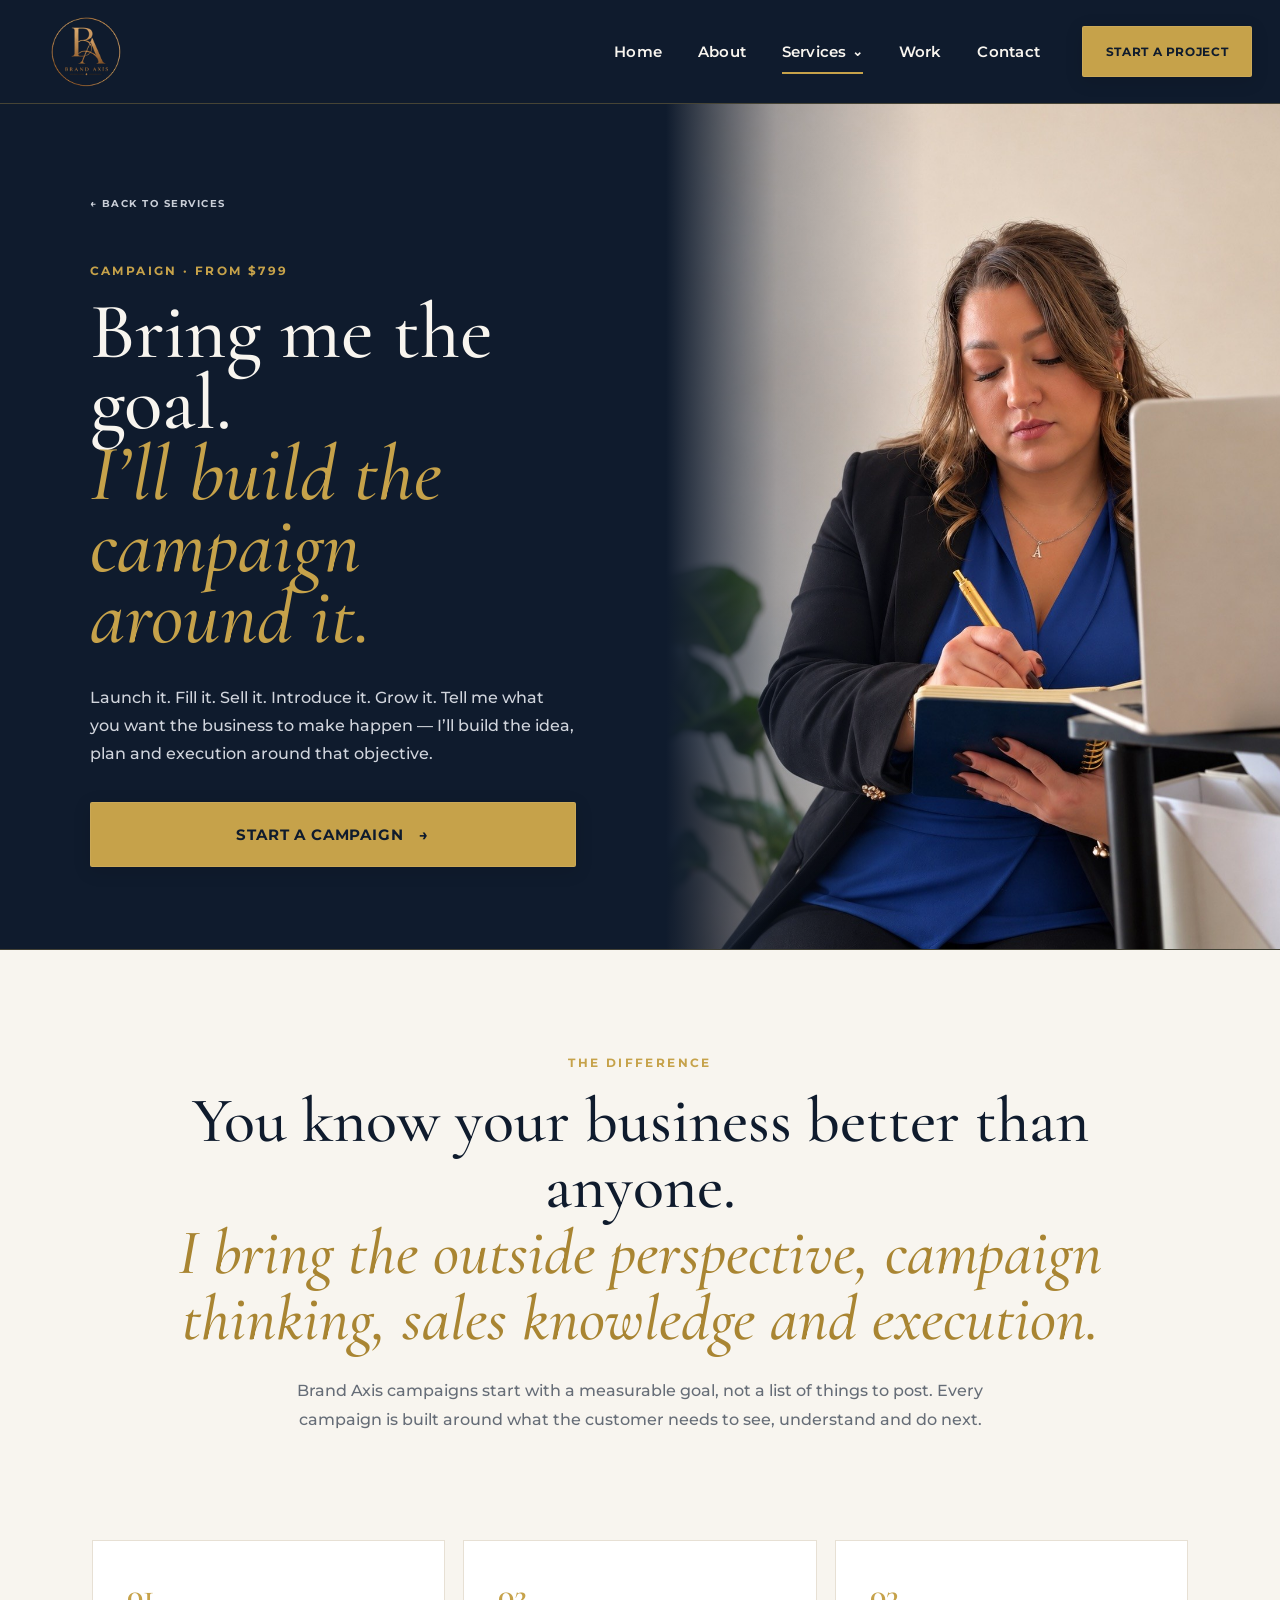
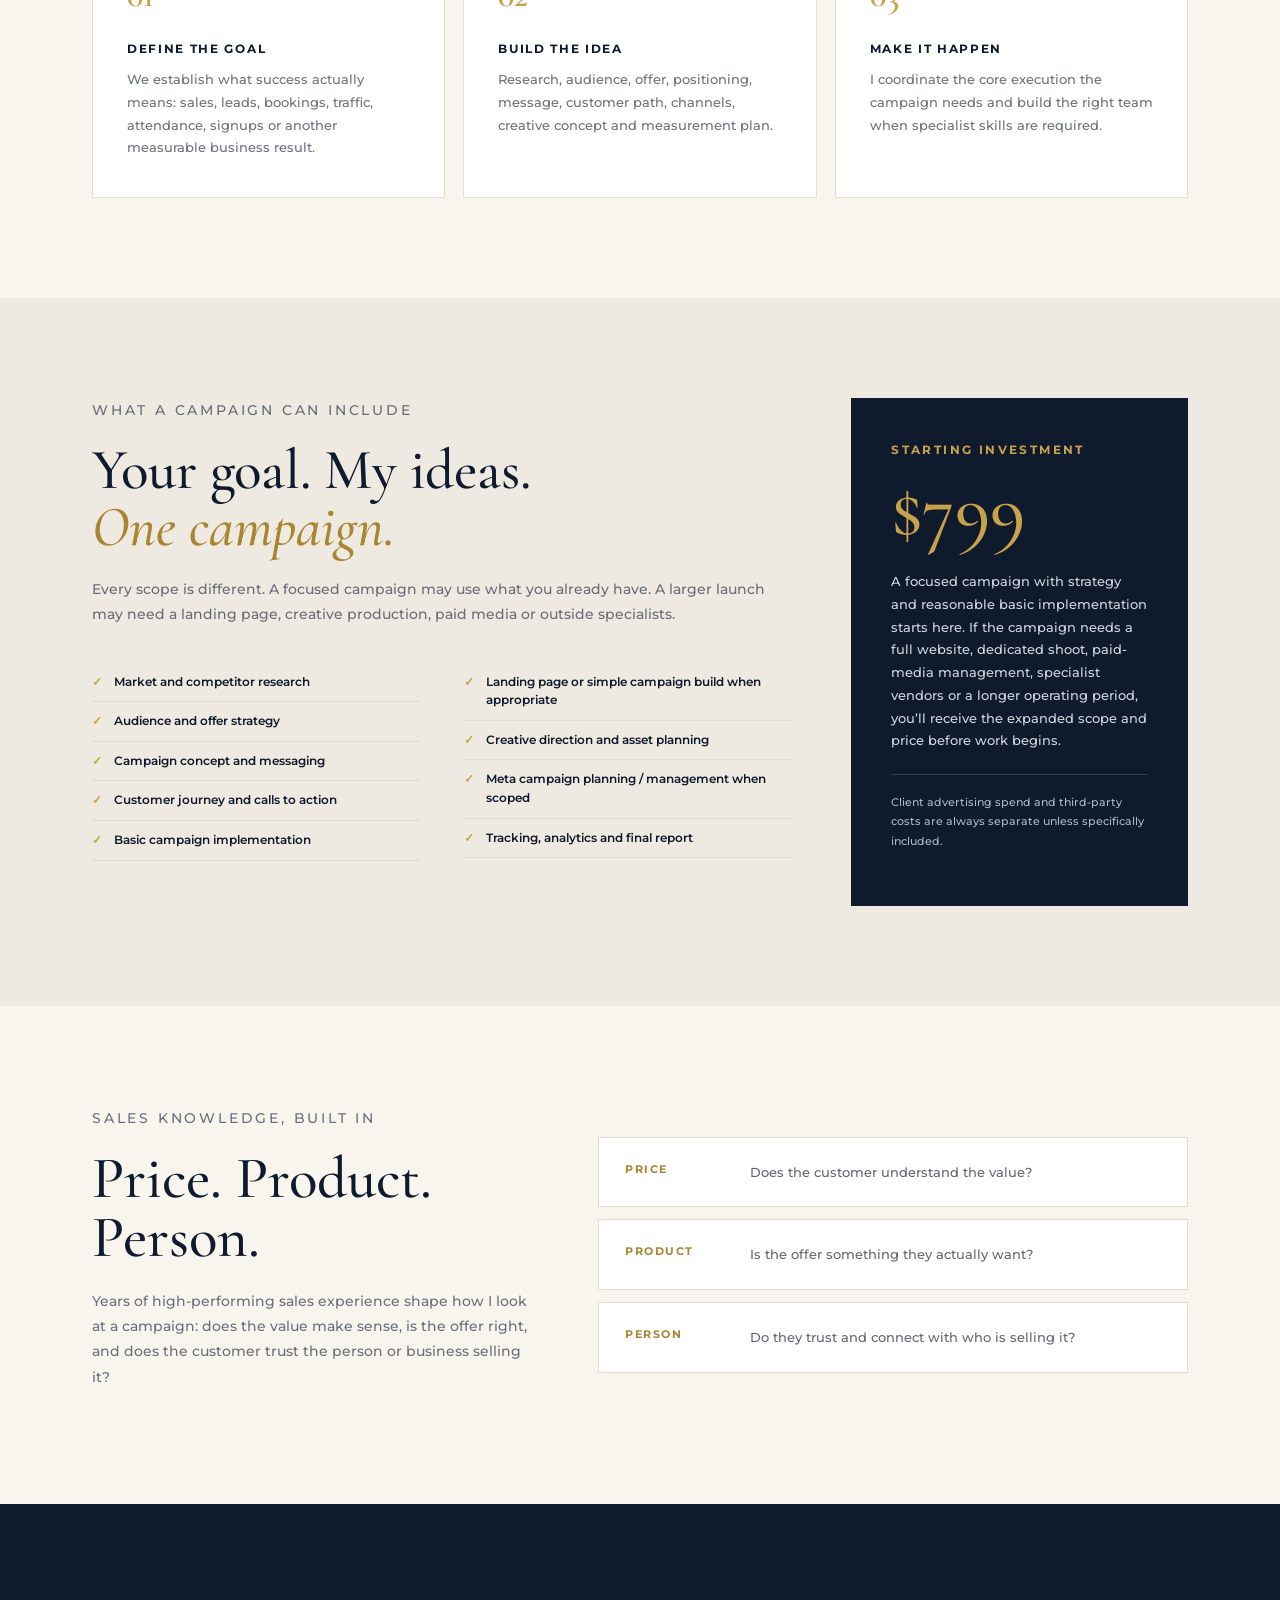
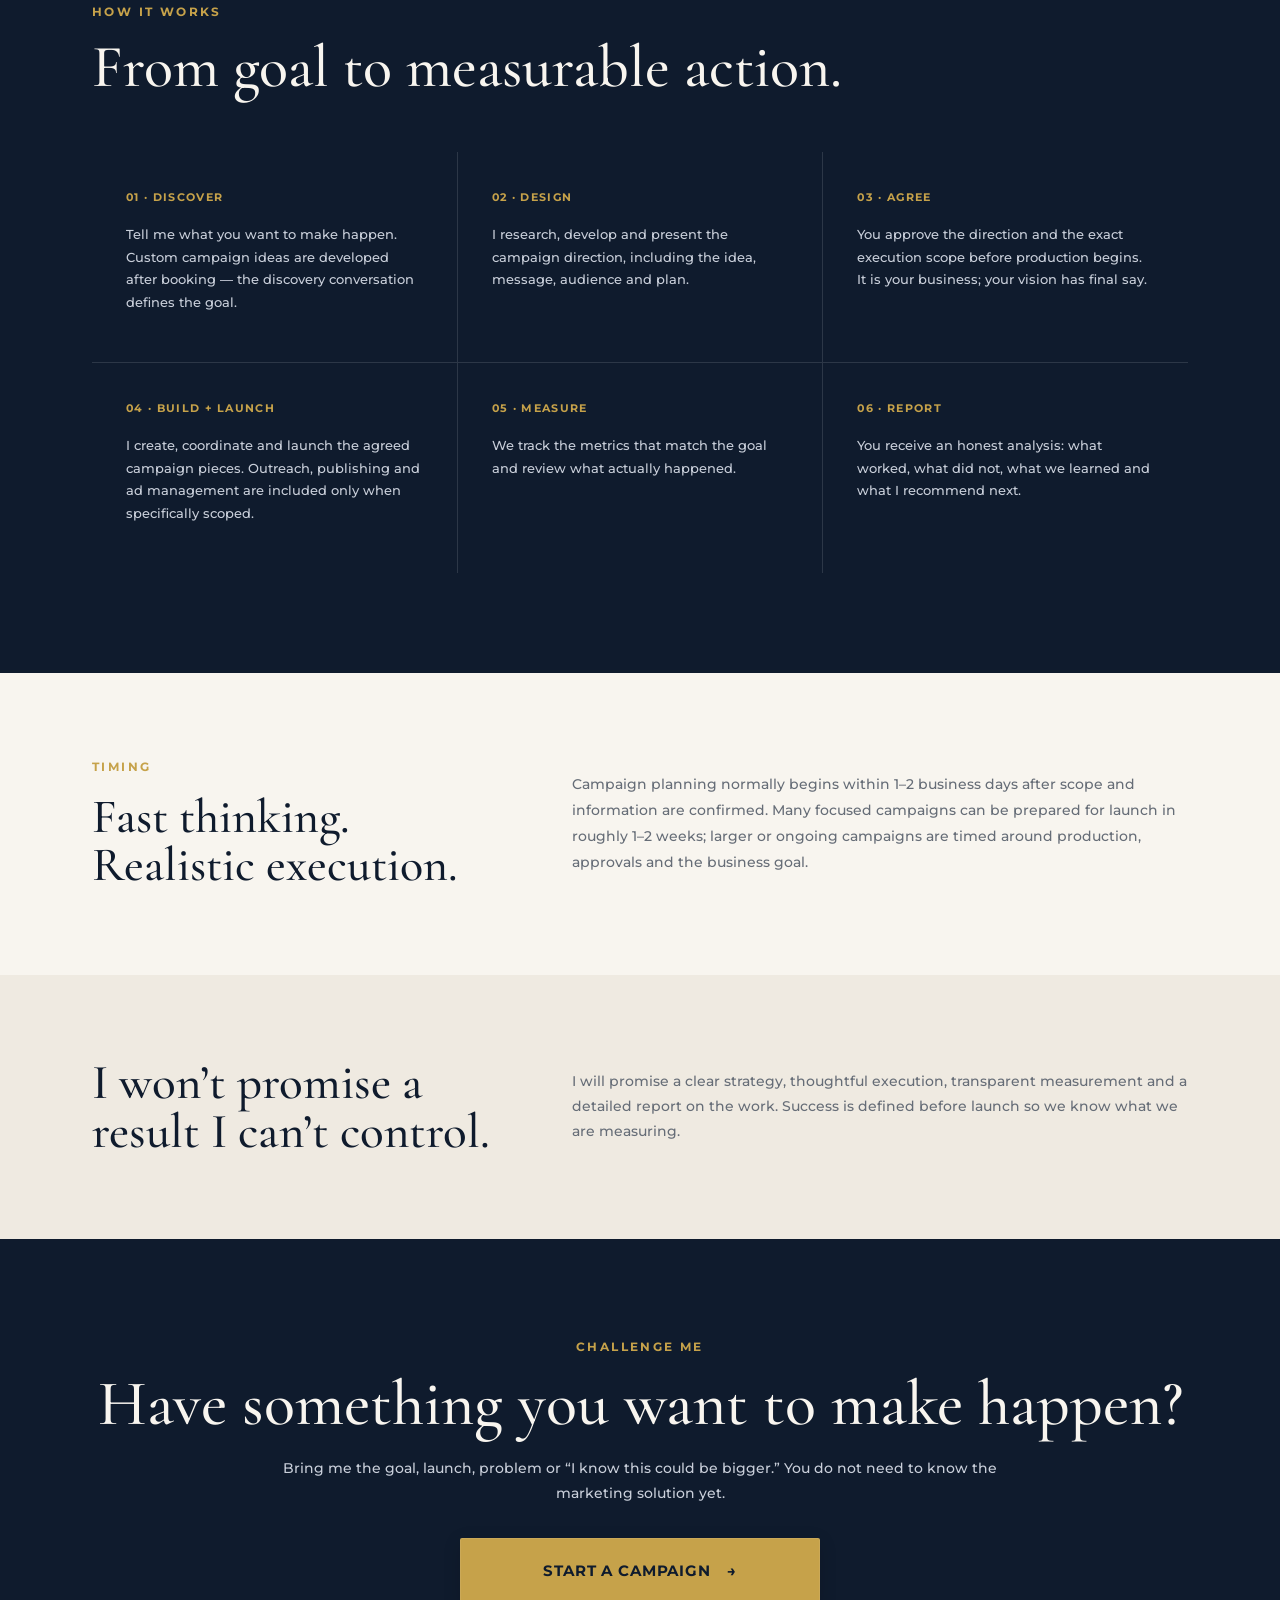
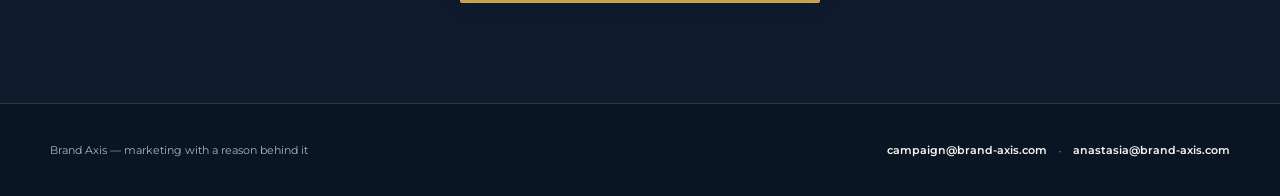
<file: campaign.html>
<!DOCTYPE html>
<html lang="en">
<head>
  <meta charset="UTF-8" /><meta name="viewport" content="width=device-width, initial-scale=1.0" />
  <meta name="description" content="Brand Axis Campaign — strategy, creative thinking, launch execution and measurable marketing built around your business goal." />
  <title>Campaign | Brand Axis</title><link rel="preconnect" href="https://fonts.googleapis.com">
  <link rel="preconnect" href="https://fonts.gstatic.com" crossorigin>
  <link href="https://fonts.googleapis.com/css2?family=Cormorant+Garamond:ital,wght@0,500;0,600;1,500&family=Montserrat:wght@400;500;600;700&display=swap" rel="stylesheet">
  <link rel="stylesheet" href="assets/css/styles.css" />
</head>
<body class="service-detail-v26 campaign-page-v26">
  <header class="site-header">
    <div class="nav-shell">
      <a class="brand" href="index.html" aria-label="Brand Axis — Home">
        <img src="assets/images/brand-axis-logo.png" alt="Brand Axis logo" />
      </a>
      <button class="menu-toggle" aria-label="Open menu" aria-expanded="false">
        <span></span><span></span><span></span>
      </button>
      <nav class="site-nav" aria-label="Primary navigation">
        <a href="index.html">Home</a>
        <a href="about.html">About</a>
        <div class="nav-dropdown">
          <a class="nav-dropdown-trigger active" href="services.html" aria-current="page">Services <span class="nav-caret" aria-hidden="true">⌄</span></a>
          <div class="nav-dropdown-menu" aria-label="Services submenu">
            <a href="campaign.html"><span class="nav-service-icon">◎</span><span><strong>Campaign</strong><small>Strategy, launch & promotion</small></span></a>
            <a href="build.html"><span class="nav-service-icon">◇</span><span><strong>Build</strong><small>Websites & landing pages</small></span></a>
            <a href="create.html"><span class="nav-service-icon">□</span><span><strong>Create</strong><small>Campaign creative</small></span></a>
          </div>
        </div>
        <a href="work.html">Work</a>
        <a href="contact.html">Contact</a>
      </nav>
      <a class="header-cta" href="contact.html">START A PROJECT</a>
    </div>
  </header>
  <main>
    <section class="service-hero-v26">
      <div class="service-hero-copy-v26">
        <a class="service-back" href="services.html">← BACK TO SERVICES</a>
        <p class="ba-kicker">CAMPAIGN · FROM <span data-price="campaign">$799</span></p>
        <h1>Bring me the goal.<br><em>I’ll build the campaign around it.</em></h1>
        <p class="service-hero-lead">Launch it. Fill it. Sell it. Introduce it. Grow it. Tell me what you want the business to make happen — I’ll build the idea, plan and execution around that objective.</p>
        <a class="primary-cta" href="contact.html">START A CAMPAIGN <span>→</span></a>
      </div>
      <figure class="service-hero-photo-v26"><img src="assets/images/service-campaign.jpg" alt="Anastasia planning a marketing campaign" /></figure>
    </section>

    <section class="service-statement-v26">
      <p class="ba-kicker">THE DIFFERENCE</p>
      <h2>You know your business better than anyone.<br><em>I bring the outside perspective, campaign thinking, sales knowledge and execution.</em></h2>
      <p>Brand Axis campaigns start with a measurable goal, not a list of things to post. Every campaign is built around what the customer needs to see, understand and do next.</p>
    </section>

    <section class="service-columns-v26">
      <article><span>01</span><h3>DEFINE THE GOAL</h3><p>We establish what success actually means: sales, leads, bookings, traffic, attendance, signups or another measurable business result.</p></article>
      <article><span>02</span><h3>BUILD THE IDEA</h3><p>Research, audience, offer, positioning, message, customer path, channels, creative concept and measurement plan.</p></article>
      <article><span>03</span><h3>MAKE IT HAPPEN</h3><p>I coordinate the core execution the campaign needs and build the right team when specialist skills are required.</p></article>
    </section>

    <section class="service-rich-v26">
      <div class="service-rich-copy">
        <p class="ba-kicker">WHAT A CAMPAIGN CAN INCLUDE</p>
        <h2>Your goal. My ideas.<br><em>One campaign.</em></h2>
        <p>Every scope is different. A focused campaign may use what you already have. A larger launch may need a landing page, creative production, paid media or outside specialists.</p>
        <ul class="check-list-v26">
          <li>Market and competitor research</li><li>Audience and offer strategy</li><li>Campaign concept and messaging</li><li>Customer journey and calls to action</li><li>Basic campaign implementation</li><li>Landing page or simple campaign build when appropriate</li><li>Creative direction and asset planning</li><li>Meta campaign planning / management when scoped</li><li>Tracking, analytics and final report</li>
        </ul>
      </div>
      <div class="service-price-panel-v26">
        <p class="ba-kicker">STARTING INVESTMENT</p><div class="price-big">$<span data-price-number="campaign">799</span></div>
        <p>A focused campaign with strategy and reasonable basic implementation starts here. If the campaign needs a full website, dedicated shoot, paid-media management, specialist vendors or a longer operating period, you’ll receive the expanded scope and price before work begins.</p>
        <p class="small-note">Client advertising spend and third-party costs are always separate unless specifically included.</p>
      </div>
    </section>

    <section class="sales-framework-v26">
      <div><p class="ba-kicker">SALES KNOWLEDGE, BUILT IN</p><h2>Price. Product. Person.</h2><p>Years of high-performing sales experience shape how I look at a campaign: does the value make sense, is the offer right, and does the customer trust the person or business selling it?</p></div>
      <div class="sales-framework-grid"><article><b>PRICE</b><span>Does the customer understand the value?</span></article><article><b>PRODUCT</b><span>Is the offer something they actually want?</span></article><article><b>PERSON</b><span>Do they trust and connect with who is selling it?</span></article></div>
    </section>

    <section class="service-process-v26">
      <p class="ba-kicker">HOW IT WORKS</p><h2>From goal to measurable action.</h2>
      <div class="process-grid-v26">
        <article><b>01 · DISCOVER</b><p>Tell me what you want to make happen. Custom campaign ideas are developed after booking — the discovery conversation defines the goal.</p></article>
        <article><b>02 · DESIGN</b><p>I research, develop and present the campaign direction, including the idea, message, audience and plan.</p></article>
        <article><b>03 · AGREE</b><p>You approve the direction and the exact execution scope before production begins. It is your business; your vision has final say.</p></article>
        <article><b>04 · BUILD + LAUNCH</b><p>I create, coordinate and launch the agreed campaign pieces. Outreach, publishing and ad management are included only when specifically scoped.</p></article>
        <article><b>05 · MEASURE</b><p>We track the metrics that match the goal and review what actually happened.</p></article>
        <article><b>06 · REPORT</b><p>You receive an honest analysis: what worked, what did not, what we learned and what I recommend next.</p></article>
      </div>
    </section>

    <section class="timing-band-v26"><div><p class="ba-kicker">TIMING</p><h2>Fast thinking. Realistic execution.</h2></div><p>Campaign planning normally begins within 1–2 business days after scope and information are confirmed. Many focused campaigns can be prepared for launch in roughly 1–2 weeks; larger or ongoing campaigns are timed around production, approvals and the business goal.</p></section>

    <section class="service-disclaimer-v26"><h2>I won’t promise a result I can’t control.</h2><p>I will promise a clear strategy, thoughtful execution, transparent measurement and a detailed report on the work. Success is defined before launch so we know what we are measuring.</p></section>

    <section class="service-final-cta-v26"><p class="ba-kicker">CHALLENGE ME</p><h2>Have something you want to make happen?</h2><p>Bring me the goal, launch, problem or “I know this could be bigger.” You do not need to know the marketing solution yet.</p><a class="primary-cta" href="contact.html">START A CAMPAIGN <span>→</span></a></section>
  </main><footer class="site-footer">
    <div class="site-footer-inner">
      <p data-footer-tagline>Brand Axis — marketing with a reason behind it</p>
      <div class="site-footer-contact">
        <a data-campaign-email href="mailto:campaign@brand-axis.com">campaign@brand-axis.com</a>
        <span aria-hidden="true">·</span>
        <a data-founder-email href="mailto:anastasia@brand-axis.com">anastasia@brand-axis.com</a>
      </div>
    </div>
  </footer><script src="assets/js/main.js"></script>
</body></html>
</file>
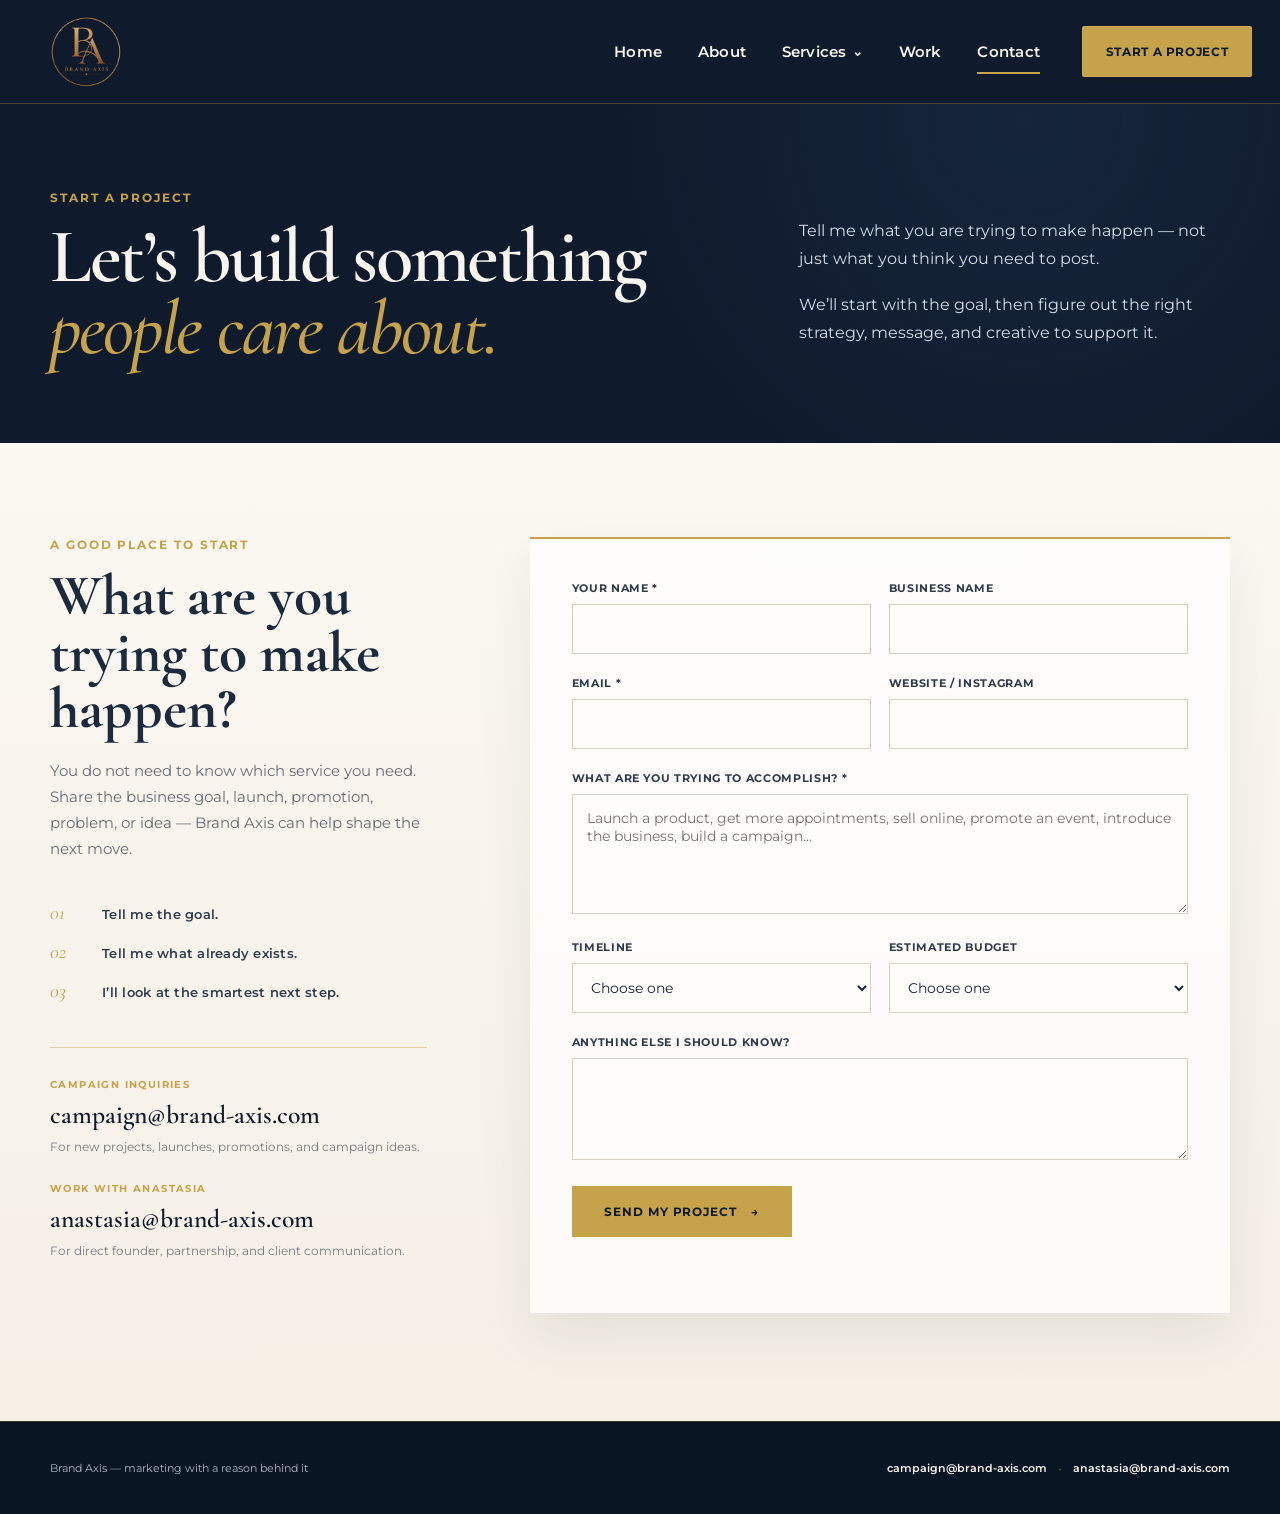
<file: contact.html>
<!DOCTYPE html>
<html lang="en">
<head>
  <meta charset="UTF-8" />
  <meta name="viewport" content="width=device-width, initial-scale=1.0" />
  <meta name="description" content="Start a project with Brand Axis." />
  <title>Contact | Brand Axis</title>

  <link rel="preconnect" href="https://fonts.googleapis.com">
  <link rel="preconnect" href="https://fonts.gstatic.com" crossorigin>
  <link href="https://fonts.googleapis.com/css2?family=Cormorant+Garamond:ital,wght@0,500;0,600;1,500&family=Montserrat:wght@500;600;700&display=swap" rel="stylesheet">
  <link rel="stylesheet" href="assets/css/styles.css" />
</head>
<body class="contact-page">
  <header class="site-header">
    <div class="nav-shell">
      <a class="brand" href="index.html" aria-label="Brand Axis — Home">
        <img src="assets/images/brand-axis-logo.png" alt="Brand Axis logo" />
      </a>
      <button class="menu-toggle" aria-label="Open menu" aria-expanded="false">
        <span></span><span></span><span></span>
      </button>
      <nav class="site-nav" aria-label="Primary navigation">
        <a href="index.html">Home</a>
        <a href="about.html">About</a>
        <div class="nav-dropdown">
          <a class="nav-dropdown-trigger" href="services.html">Services <span class="nav-caret" aria-hidden="true">⌄</span></a>
          <div class="nav-dropdown-menu" aria-label="Services submenu">
            <a href="campaign.html"><span class="nav-service-icon">◎</span><span><strong>Campaign</strong><small>Strategy, launch & promotion</small></span></a>
            <a href="build.html"><span class="nav-service-icon">◇</span><span><strong>Build</strong><small>Websites & landing pages</small></span></a>
            <a href="create.html"><span class="nav-service-icon">□</span><span><strong>Create</strong><small>Campaign creative</small></span></a>
          </div>
        </div>
        <a href="work.html">Work</a>
        <a class="active" href="contact.html" aria-current="page">Contact</a>
      </nav>
      <a class="header-cta" href="contact.html">START A PROJECT</a>
    </div>
  </header>

  <main>
    <section class="contact-hero">
      <div class="contact-shell contact-hero-grid">
        <div>
          <p class="contact-kicker">START A PROJECT</p>
          <h1>Let’s build something <em>people care about.</em></h1>
        </div>
        <div class="contact-hero-copy">
          <p>Tell me what you are trying to make happen — not just what you think you need to post.</p>
          <p>We’ll start with the goal, then figure out the right strategy, message, and creative to support it.</p>
        </div>
      </div>
    </section>

    <section class="contact-form-section" id="project-form">
      <div class="contact-shell contact-form-grid">
        <aside class="contact-side">
          <p class="contact-kicker">A GOOD PLACE TO START</p>
          <h2>What are you trying to make happen?</h2>
          <p>You do not need to know which service you need. Share the business goal, launch, promotion, problem, or idea — Brand Axis can help shape the next move.</p>
          <div class="contact-side-note">
            <span>01</span><p>Tell me the goal.</p>
            <span>02</span><p>Tell me what already exists.</p>
            <span>03</span><p>I’ll look at the smartest next step.</p>
          </div>

          <div class="contact-direct">
            <div class="contact-direct-item">
              <p class="contact-direct-label">CAMPAIGN INQUIRIES</p>
              <a data-campaign-email href="mailto:campaign@brand-axis.com">campaign@brand-axis.com</a>
              <p>For new projects, launches, promotions, and campaign ideas.</p>
            </div>
            <div class="contact-direct-item">
              <p class="contact-direct-label">WORK WITH ANASTASIA</p>
              <a data-founder-email href="mailto:anastasia@brand-axis.com">anastasia@brand-axis.com</a>
              <p>For direct founder, partnership, and client communication.</p>
            </div>
          </div>
        </aside>

        <form class="contact-form" name="brand-axis-project" method="POST" action="/thank-you.html" data-netlify="true" netlify-honeypot="bot-field" novalidate>
          <input type="hidden" name="form-name" value="brand-axis-project" />
          <p class="hidden-field"><label>Don’t fill this out: <input name="bot-field" /></label></p>

          <div class="contact-field-row">
            <label>
              <span>Your name *</span>
              <input type="text" name="name" required autocomplete="name" />
            </label>
            <label>
              <span>Business name</span>
              <input type="text" name="business" autocomplete="organization" />
            </label>
          </div>

          <div class="contact-field-row">
            <label>
              <span>Email *</span>
              <input type="email" name="email" required autocomplete="email" />
            </label>
            <label>
              <span>Website / Instagram</span>
              <input type="text" name="website" />
            </label>
          </div>

          <label>
            <span>What are you trying to accomplish? *</span>
            <textarea name="goal" rows="5" required placeholder="Launch a product, get more appointments, sell online, promote an event, introduce the business, build a campaign..."></textarea>
          </label>

          <div class="contact-field-row">
            <label>
              <span>Timeline</span>
              <select name="timeline">
                <option value="">Choose one</option>
                <option>ASAP / within 2 weeks</option>
                <option>Within 30 days</option>
                <option>1–3 months</option>
                <option>Just exploring</option>
              </select>
            </label>
            <label>
              <span>Estimated budget</span>
              <select name="budget">
                <option value="">Choose one</option>
                <option>Under $750</option>
                <option>$750–$1,500</option>
                <option>$1,500–$3,000</option>
                <option>$3,000+</option>
                <option>Not sure yet</option>
              </select>
            </label>
          </div>

          <label>
            <span>Anything else I should know?</span>
            <textarea name="details" rows="4"></textarea>
          </label>

          <button class="contact-submit" type="submit">SEND MY PROJECT <span aria-hidden="true">→</span></button>
          <p class="form-status" id="form-status" role="status" aria-live="polite"></p>
        </form>
      </div>
    </section>
  </main>

  <footer class="site-footer">
    <div class="site-footer-inner">
      <p data-footer-tagline>Brand Axis — marketing with a reason behind it</p>
      <div class="site-footer-contact">
        <a data-campaign-email href="mailto:campaign@brand-axis.com">campaign@brand-axis.com</a>
        <span aria-hidden="true">·</span>
        <a data-founder-email href="mailto:anastasia@brand-axis.com">anastasia@brand-axis.com</a>
      </div>
    </div>
  </footer>

  <script src="assets/js/main.js"></script>
</body>
</html>
</file>
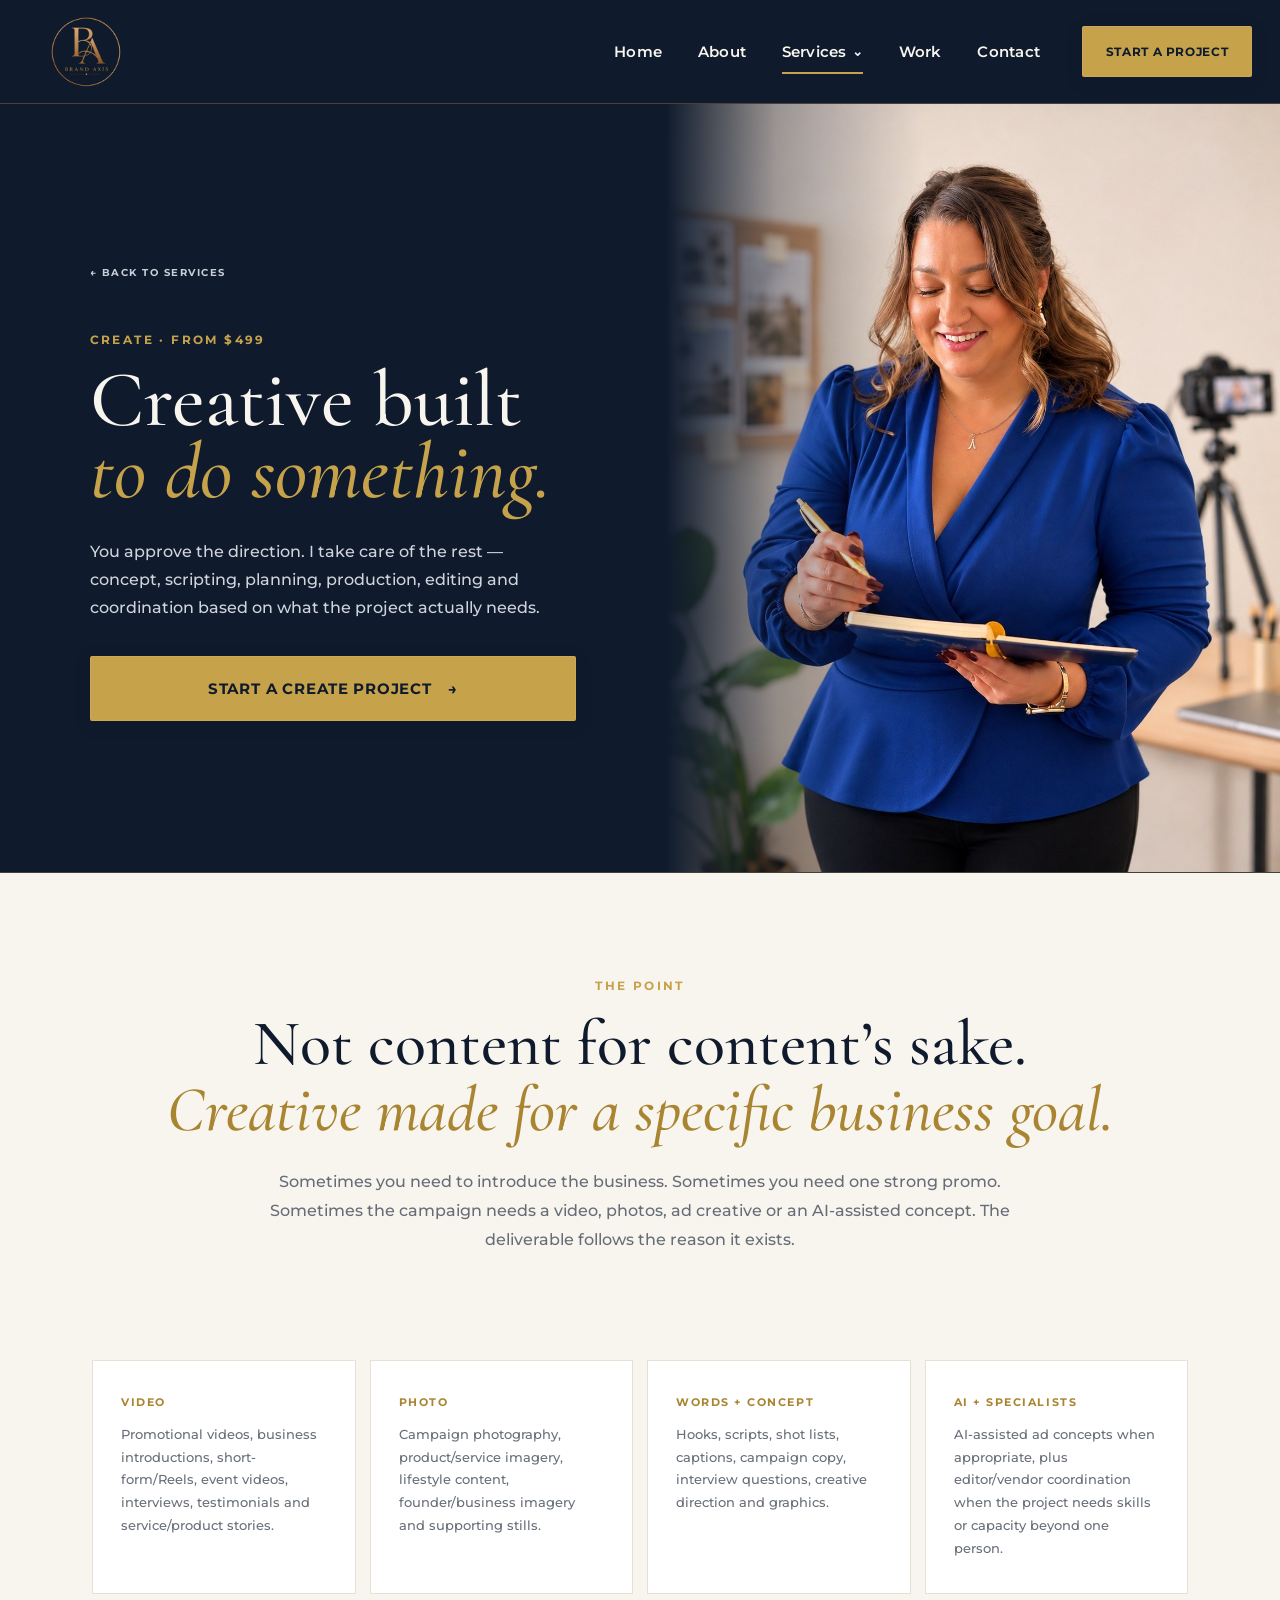
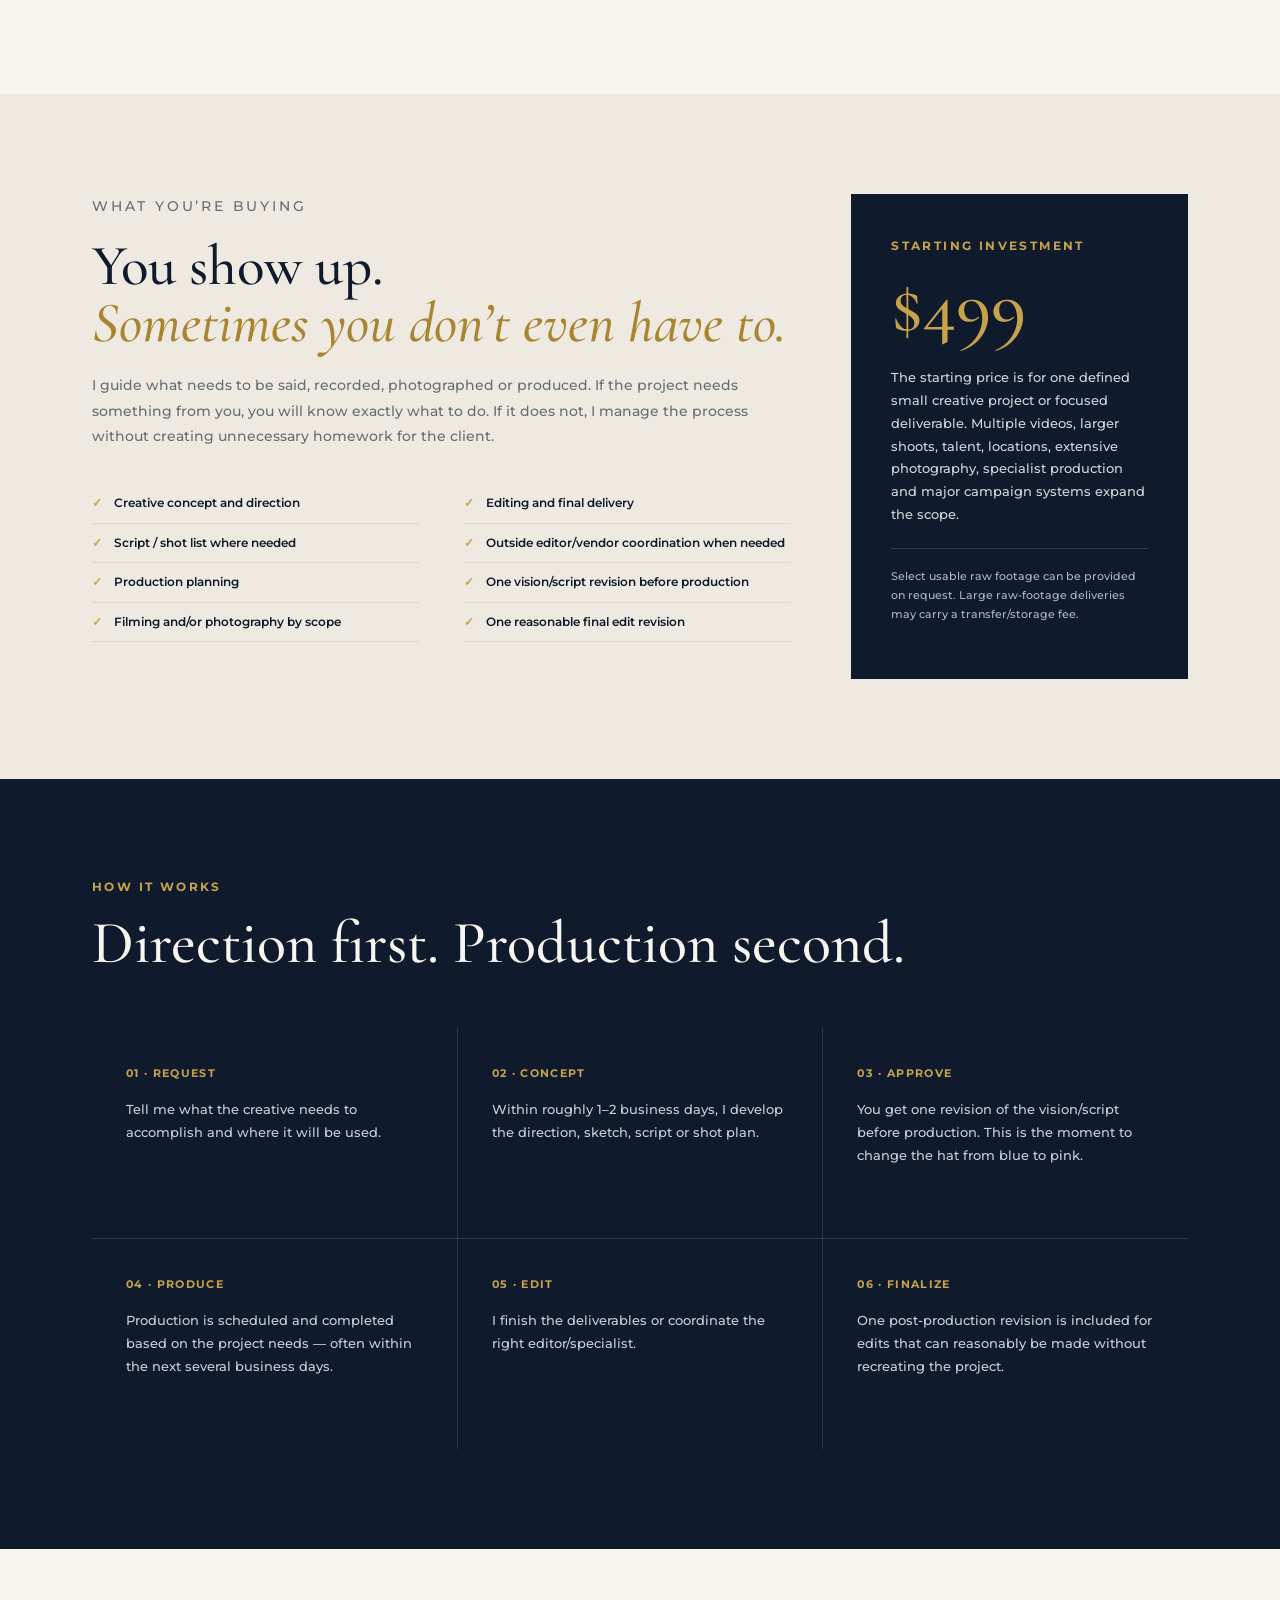
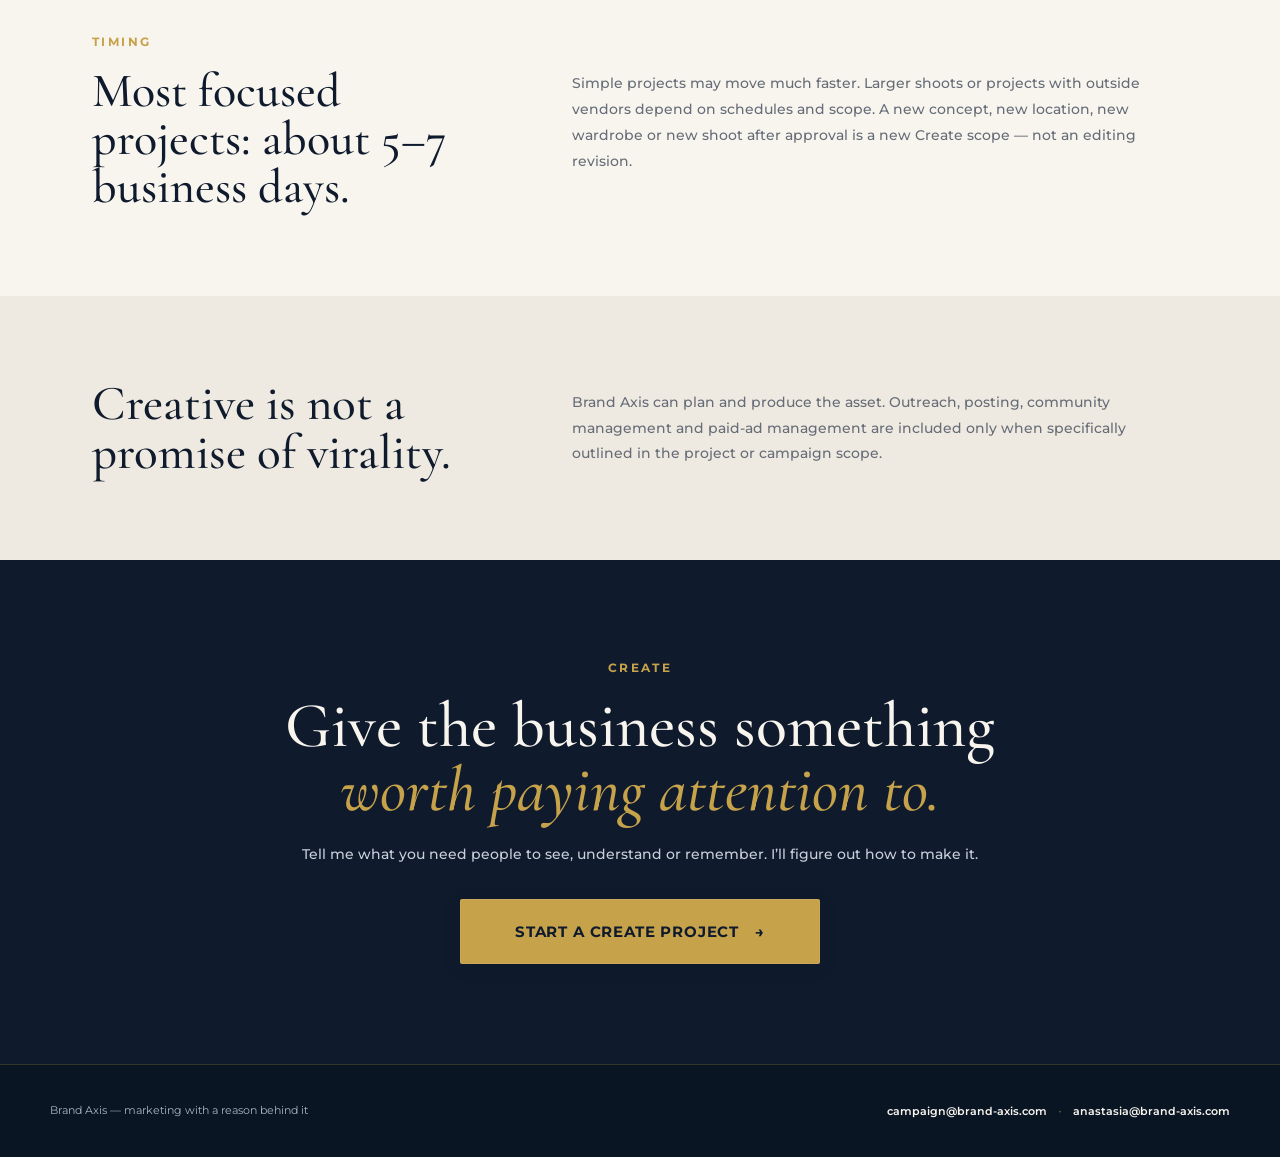
<file: create.html>
<!DOCTYPE html>
<html lang="en"><head><meta charset="UTF-8" /><meta name="viewport" content="width=device-width, initial-scale=1.0" />
<meta name="description" content="Brand Axis Create — promotional video, campaign photography, short-form content and creative built for a business goal." /><title>Create | Brand Axis</title><link rel="preconnect" href="https://fonts.googleapis.com">
  <link rel="preconnect" href="https://fonts.gstatic.com" crossorigin>
  <link href="https://fonts.googleapis.com/css2?family=Cormorant+Garamond:ital,wght@0,500;0,600;1,500&family=Montserrat:wght@400;500;600;700&display=swap" rel="stylesheet">
  <link rel="stylesheet" href="assets/css/styles.css" /></head>
<body class="service-detail-v26 create-page-v26"><header class="site-header">
    <div class="nav-shell">
      <a class="brand" href="index.html" aria-label="Brand Axis — Home">
        <img src="assets/images/brand-axis-logo.png" alt="Brand Axis logo" />
      </a>
      <button class="menu-toggle" aria-label="Open menu" aria-expanded="false">
        <span></span><span></span><span></span>
      </button>
      <nav class="site-nav" aria-label="Primary navigation">
        <a href="index.html">Home</a>
        <a href="about.html">About</a>
        <div class="nav-dropdown">
          <a class="nav-dropdown-trigger active" href="services.html" aria-current="page">Services <span class="nav-caret" aria-hidden="true">⌄</span></a>
          <div class="nav-dropdown-menu" aria-label="Services submenu">
            <a href="campaign.html"><span class="nav-service-icon">◎</span><span><strong>Campaign</strong><small>Strategy, launch & promotion</small></span></a>
            <a href="build.html"><span class="nav-service-icon">◇</span><span><strong>Build</strong><small>Websites & landing pages</small></span></a>
            <a href="create.html"><span class="nav-service-icon">□</span><span><strong>Create</strong><small>Campaign creative</small></span></a>
          </div>
        </div>
        <a href="work.html">Work</a>
        <a href="contact.html">Contact</a>
      </nav>
      <a class="header-cta" href="contact.html">START A PROJECT</a>
    </div>
  </header><main>
<section class="service-hero-v26"><div class="service-hero-copy-v26"><a class="service-back" href="services.html">← BACK TO SERVICES</a><p class="ba-kicker">CREATE · FROM <span data-price="create">$499</span></p><h1>Creative built<br><em>to do something.</em></h1><p class="service-hero-lead">You approve the direction. I take care of the rest — concept, scripting, planning, production, editing and coordination based on what the project actually needs.</p><a class="primary-cta" href="contact.html">START A CREATE PROJECT <span>→</span></a></div><figure class="service-hero-photo-v26"><img src="assets/images/service-create.jpg" alt="Anastasia developing creative concepts with a production camera nearby" /></figure></section>

<section class="service-statement-v26"><p class="ba-kicker">THE POINT</p><h2>Not content for content’s sake.<br><em>Creative made for a specific business goal.</em></h2><p>Sometimes you need to introduce the business. Sometimes you need one strong promo. Sometimes the campaign needs a video, photos, ad creative or an AI-assisted concept. The deliverable follows the reason it exists.</p></section>

<section class="create-capabilities-v26"><article><h3>VIDEO</h3><p>Promotional videos, business introductions, short-form/Reels, event videos, interviews, testimonials and service/product stories.</p></article><article><h3>PHOTO</h3><p>Campaign photography, product/service imagery, lifestyle content, founder/business imagery and supporting stills.</p></article><article><h3>WORDS + CONCEPT</h3><p>Hooks, scripts, shot lists, captions, campaign copy, interview questions, creative direction and graphics.</p></article><article><h3>AI + SPECIALISTS</h3><p>AI-assisted ad concepts when appropriate, plus editor/vendor coordination when the project needs skills or capacity beyond one person.</p></article></section>

<section class="service-rich-v26"><div class="service-rich-copy"><p class="ba-kicker">WHAT YOU’RE BUYING</p><h2>You show up.<br><em>Sometimes you don’t even have to.</em></h2><p>I guide what needs to be said, recorded, photographed or produced. If the project needs something from you, you will know exactly what to do. If it does not, I manage the process without creating unnecessary homework for the client.</p><ul class="check-list-v26"><li>Creative concept and direction</li><li>Script / shot list where needed</li><li>Production planning</li><li>Filming and/or photography by scope</li><li>Editing and final delivery</li><li>Outside editor/vendor coordination when needed</li><li>One vision/script revision before production</li><li>One reasonable final edit revision</li></ul></div><div class="service-price-panel-v26"><p class="ba-kicker">STARTING INVESTMENT</p><div class="price-big">$<span data-price-number="create">499</span></div><p>The starting price is for one defined small creative project or focused deliverable. Multiple videos, larger shoots, talent, locations, extensive photography, specialist production and major campaign systems expand the scope.</p><p class="small-note">Select usable raw footage can be provided on request. Large raw-footage deliveries may carry a transfer/storage fee.</p></div></section>

<section class="service-process-v26"><p class="ba-kicker">HOW IT WORKS</p><h2>Direction first. Production second.</h2><div class="process-grid-v26"><article><b>01 · REQUEST</b><p>Tell me what the creative needs to accomplish and where it will be used.</p></article><article><b>02 · CONCEPT</b><p>Within roughly 1–2 business days, I develop the direction, sketch, script or shot plan.</p></article><article><b>03 · APPROVE</b><p>You get one revision of the vision/script before production. This is the moment to change the hat from blue to pink.</p></article><article><b>04 · PRODUCE</b><p>Production is scheduled and completed based on the project needs — often within the next several business days.</p></article><article><b>05 · EDIT</b><p>I finish the deliverables or coordinate the right editor/specialist.</p></article><article><b>06 · FINALIZE</b><p>One post-production revision is included for edits that can reasonably be made without recreating the project.</p></article></div></section>

<section class="timing-band-v26"><div><p class="ba-kicker">TIMING</p><h2>Most focused projects: about 5–7 business days.</h2></div><p>Simple projects may move much faster. Larger shoots or projects with outside vendors depend on schedules and scope. A new concept, new location, new wardrobe or new shoot after approval is a new Create scope — not an editing revision.</p></section>
<section class="service-disclaimer-v26"><h2>Creative is not a promise of virality.</h2><p>Brand Axis can plan and produce the asset. Outreach, posting, community management and paid-ad management are included only when specifically outlined in the project or campaign scope.</p></section>
<section class="service-final-cta-v26"><p class="ba-kicker">CREATE</p><h2>Give the business something<br><em>worth paying attention to.</em></h2><p>Tell me what you need people to see, understand or remember. I’ll figure out how to make it.</p><a class="primary-cta" href="contact.html">START A CREATE PROJECT <span>→</span></a></section>
</main><footer class="site-footer">
    <div class="site-footer-inner">
      <p data-footer-tagline>Brand Axis — marketing with a reason behind it</p>
      <div class="site-footer-contact">
        <a data-campaign-email href="mailto:campaign@brand-axis.com">campaign@brand-axis.com</a>
        <span aria-hidden="true">·</span>
        <a data-founder-email href="mailto:anastasia@brand-axis.com">anastasia@brand-axis.com</a>
      </div>
    </div>
  </footer><script src="assets/js/main.js"></script></body></html>
</file>
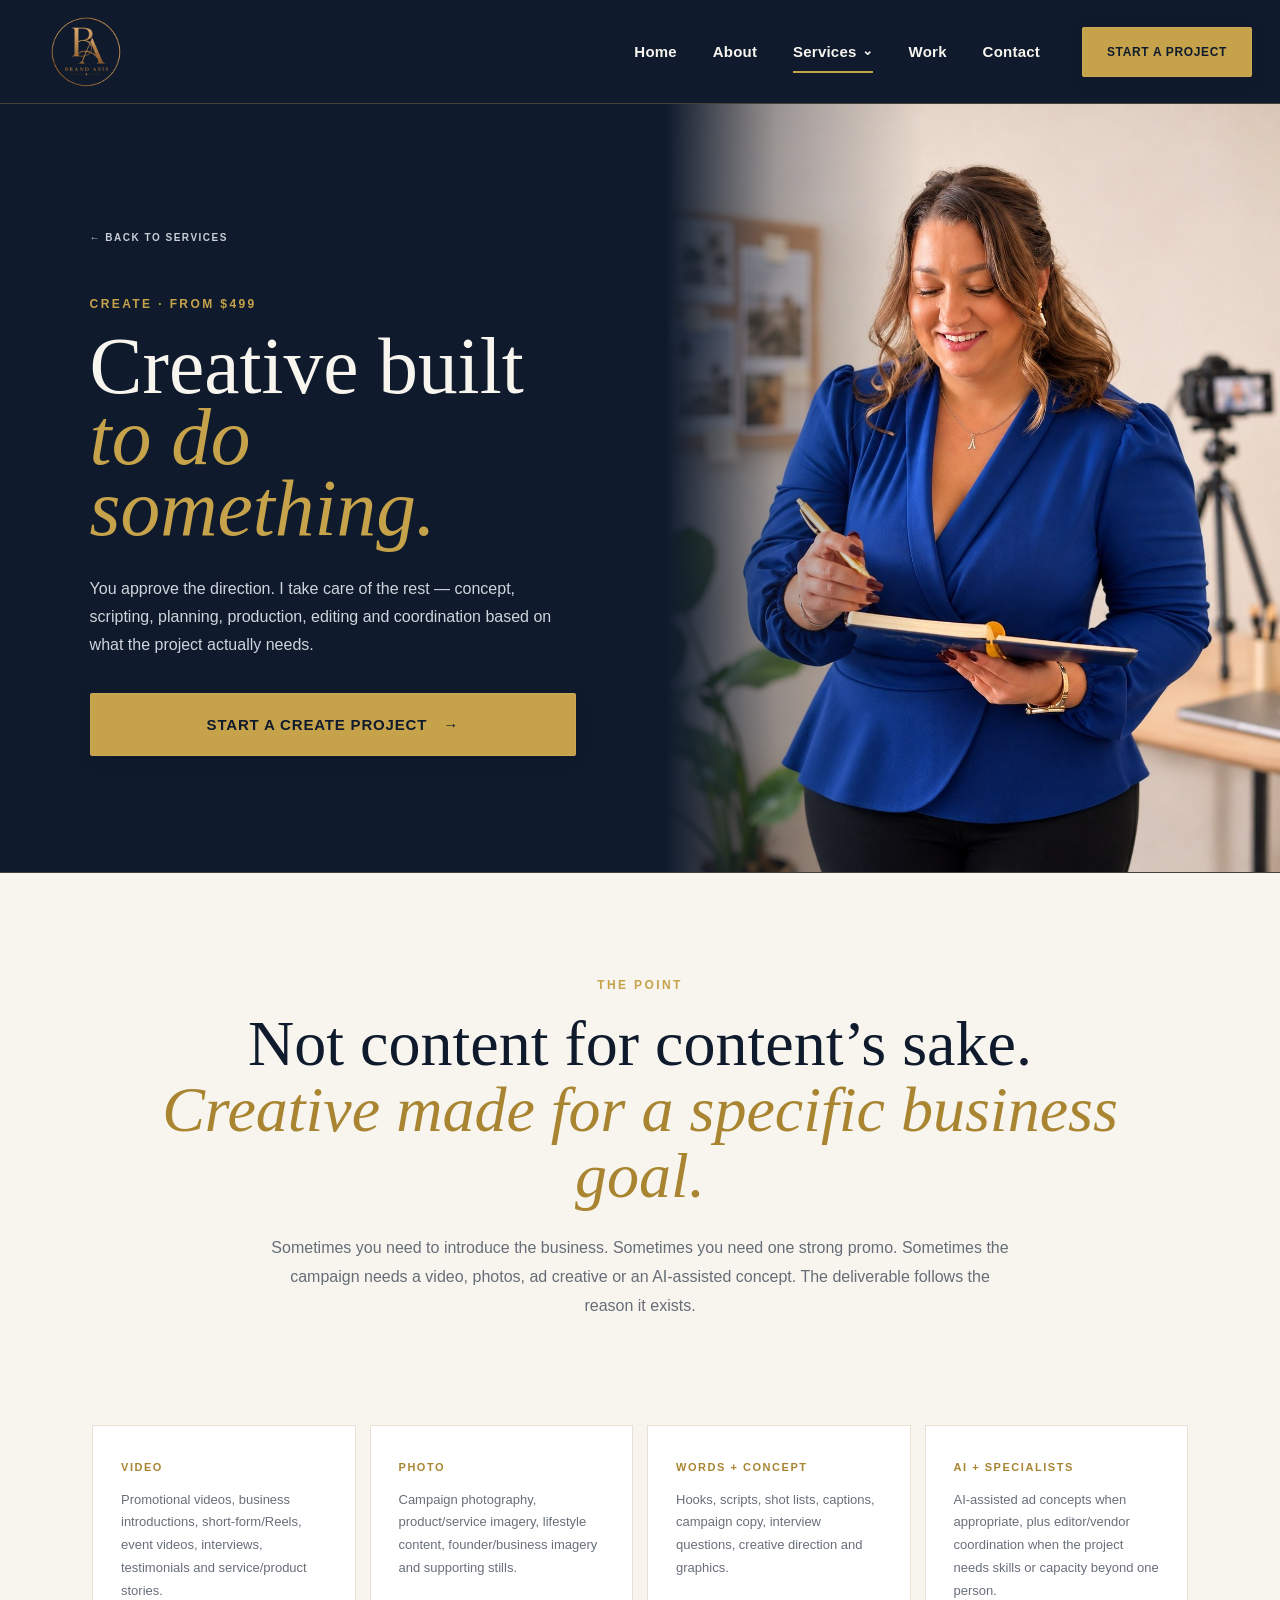
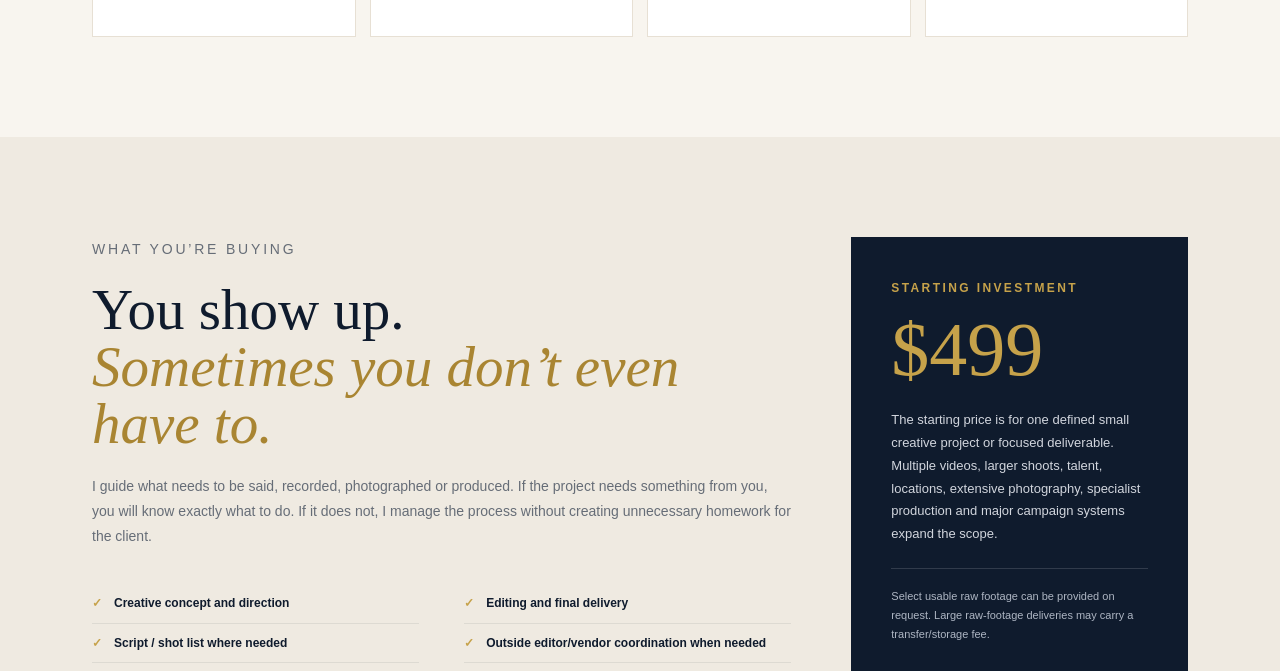
<file: creative-production.html>
<!doctype html><html lang="en"><head><meta charset="utf-8"><meta name="viewport" content="width=device-width,initial-scale=1"><meta http-equiv="refresh" content="0; url=create.html"><link rel="canonical" href="create.html"><title>Create | Brand Axis</title></head><body><p>This service has moved. <a href="create.html">Continue to Create</a>.</p></body></html>
</file>
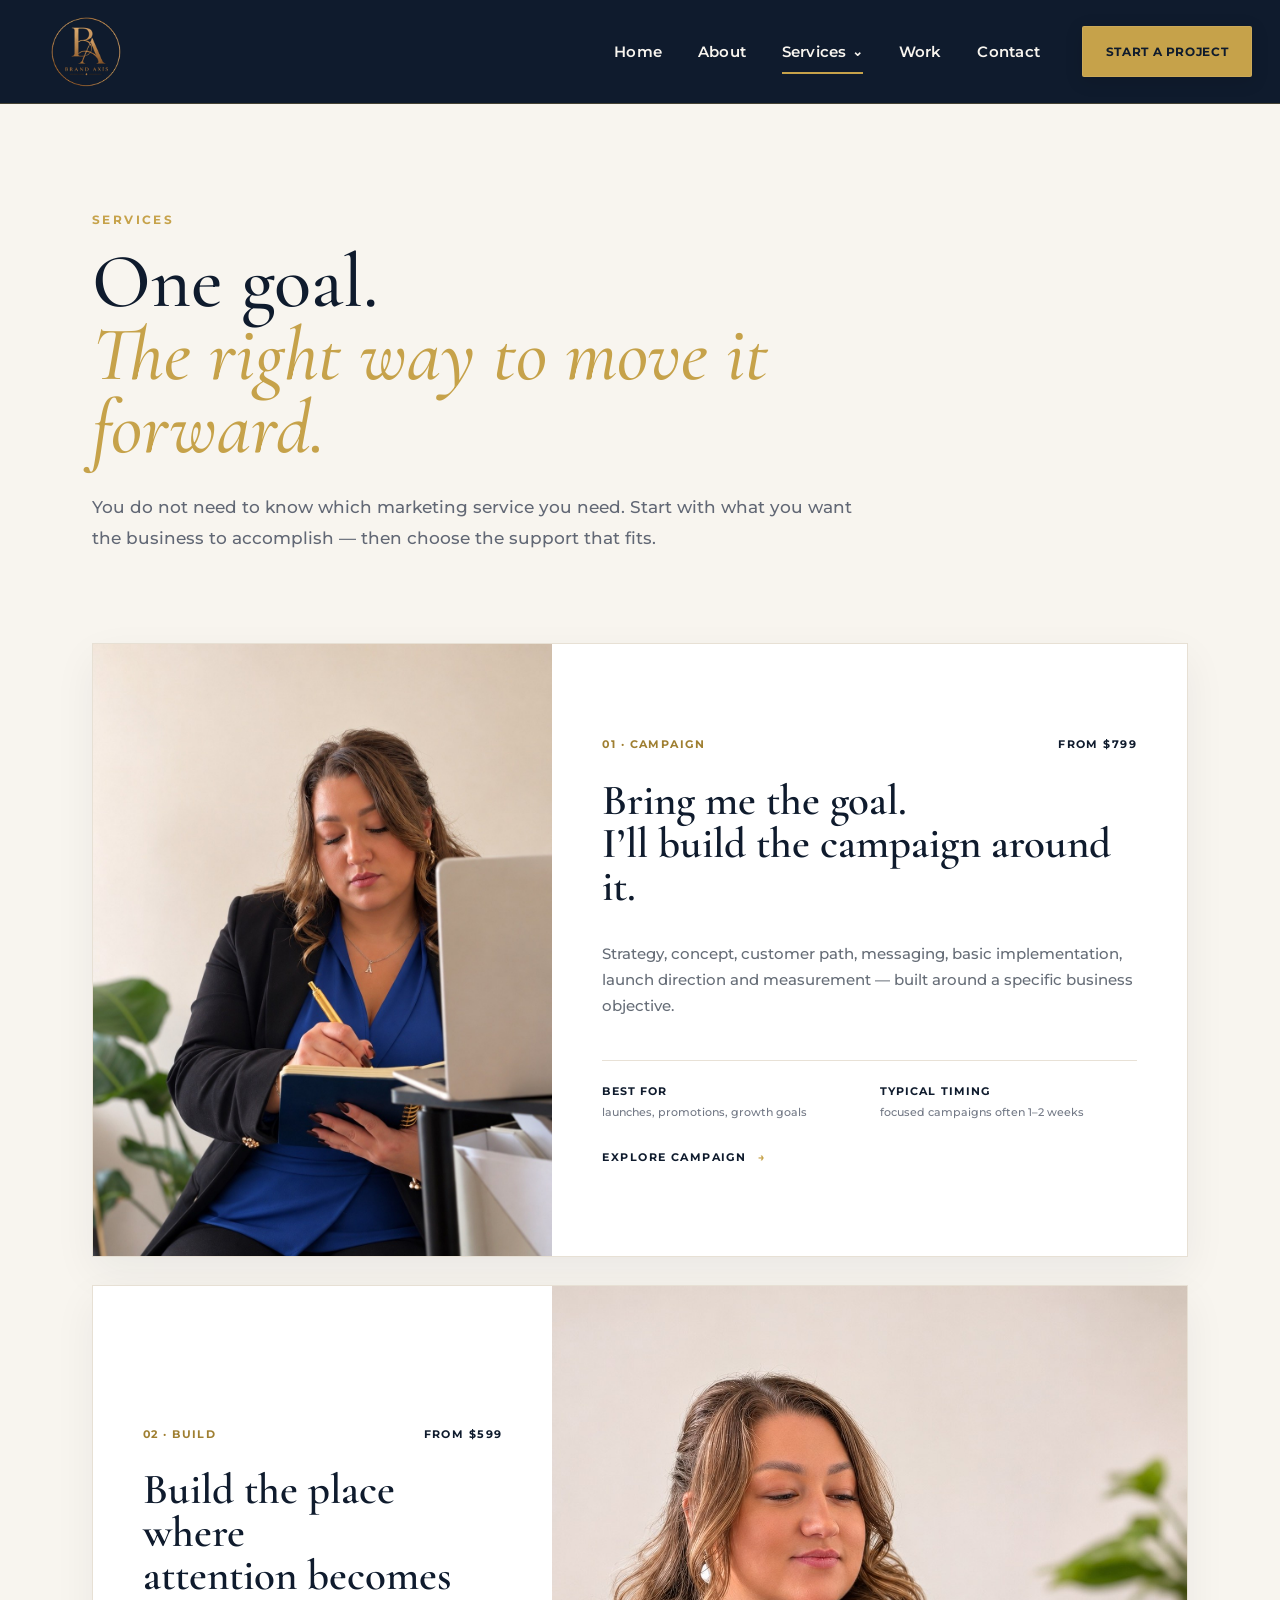
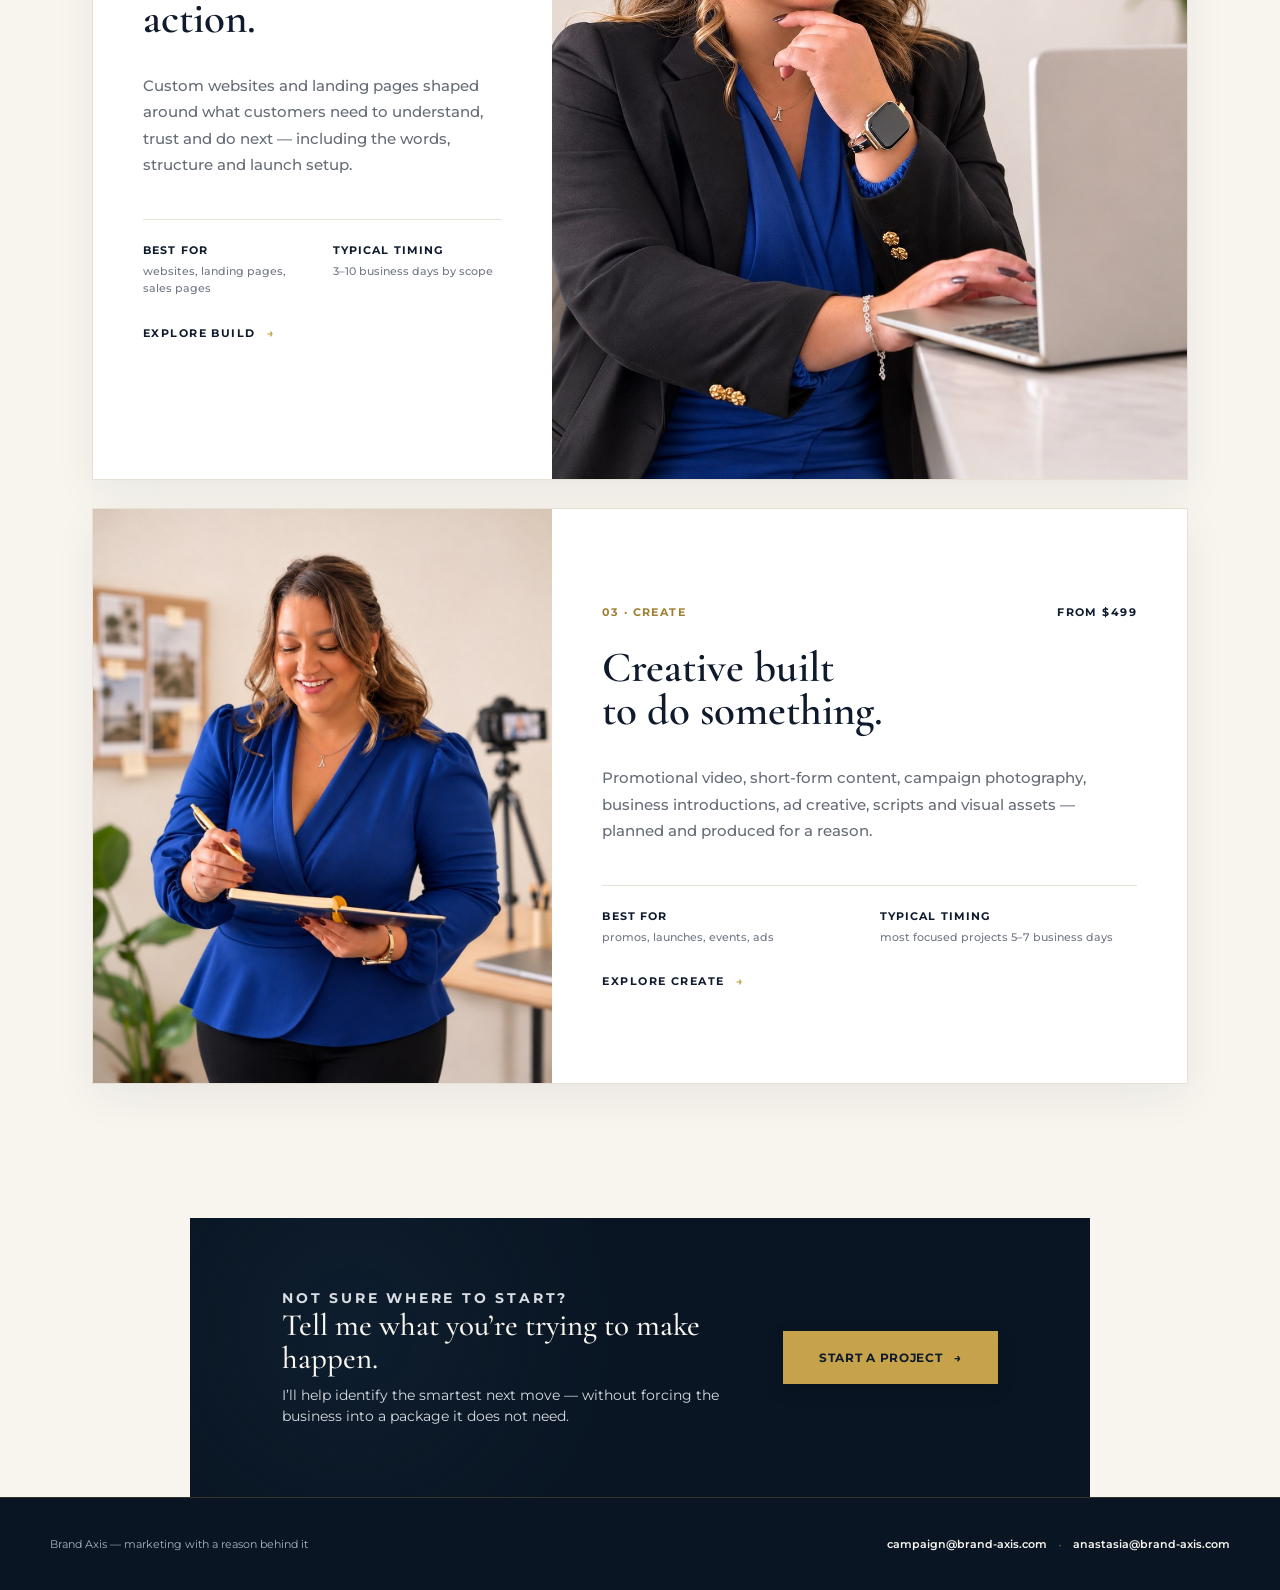
<file: services.html>
<!DOCTYPE html>
<html lang="en">
<head>
  <meta charset="UTF-8" />
  <meta name="viewport" content="width=device-width, initial-scale=1.0" />
  <meta name="description" content="Brand Axis services — Campaign, Build, and Create for businesses ready to make something happen." />
  <title>Services | Brand Axis</title>
  <link rel="preconnect" href="https://fonts.googleapis.com">
  <link rel="preconnect" href="https://fonts.gstatic.com" crossorigin>
  <link href="https://fonts.googleapis.com/css2?family=Cormorant+Garamond:ital,wght@0,500;0,600;1,500&family=Montserrat:wght@400;500;600;700&display=swap" rel="stylesheet">
  <link rel="stylesheet" href="assets/css/styles.css" />
</head>
<body class="services-page services-v26">
  <header class="site-header">
    <div class="nav-shell">
      <a class="brand" href="index.html" aria-label="Brand Axis — Home">
        <img src="assets/images/brand-axis-logo.png" alt="Brand Axis logo" />
      </a>
      <button class="menu-toggle" aria-label="Open menu" aria-expanded="false">
        <span></span><span></span><span></span>
      </button>
      <nav class="site-nav" aria-label="Primary navigation">
        <a href="index.html">Home</a>
        <a href="about.html">About</a>
        <div class="nav-dropdown">
          <a class="nav-dropdown-trigger active" href="services.html" aria-current="page">Services <span class="nav-caret" aria-hidden="true">⌄</span></a>
          <div class="nav-dropdown-menu" aria-label="Services submenu">
            <a href="campaign.html"><span class="nav-service-icon">◎</span><span><strong>Campaign</strong><small>Strategy, launch & promotion</small></span></a>
            <a href="build.html"><span class="nav-service-icon">◇</span><span><strong>Build</strong><small>Websites & landing pages</small></span></a>
            <a href="create.html"><span class="nav-service-icon">□</span><span><strong>Create</strong><small>Campaign creative</small></span></a>
          </div>
        </div>
        <a href="work.html">Work</a>
        <a href="contact.html">Contact</a>
      </nav>
      <a class="header-cta" href="contact.html">START A PROJECT</a>
    </div>
  </header>
  <main class="services-v26-main">
    <section class="services-v26-hero">
      <p class="ba-kicker">SERVICES</p>
      <h1>One goal.<br><em>The right way to move it forward.</em></h1>
      <p>You do not need to know which marketing service you need. Start with what you want the business to accomplish — then choose the support that fits.</p>
    </section>

    <section class="services-v26-grid" aria-label="Brand Axis services">
      <article class="services-v26-card">
        <div class="services-v26-image"><img src="assets/images/service-campaign.jpg" alt="Anastasia planning a campaign beside her laptop" /></div>
        <div class="services-v26-body">
          <div class="service-card-topline"><span>01 · CAMPAIGN</span><strong>FROM <span data-price="campaign">$799</span></strong></div>
          <h2>Bring me the goal.<br>I’ll build the campaign around it.</h2>
          <p>Strategy, concept, customer path, messaging, basic implementation, launch direction and measurement — built around a specific business objective.</p>
          <div class="service-meta"><span><b>BEST FOR</b> launches, promotions, growth goals</span><span><b>TYPICAL TIMING</b> focused campaigns often 1–2 weeks</span></div>
          <a class="service-v26-link" href="campaign.html">EXPLORE CAMPAIGN <span>→</span></a>
        </div>
      </article>

      <article class="services-v26-card services-v26-card--reverse">
        <div class="services-v26-image"><img src="assets/images/service-build.jpg" alt="Anastasia working on a laptop" /></div>
        <div class="services-v26-body">
          <div class="service-card-topline"><span>02 · BUILD</span><strong>FROM <span data-price="build">$599</span></strong></div>
          <h2>Build the place where<br>attention becomes action.</h2>
          <p>Custom websites and landing pages shaped around what customers need to understand, trust and do next — including the words, structure and launch setup.</p>
          <div class="service-meta"><span><b>BEST FOR</b> websites, landing pages, sales pages</span><span><b>TYPICAL TIMING</b> 3–10 business days by scope</span></div>
          <a class="service-v26-link" href="build.html">EXPLORE BUILD <span>→</span></a>
        </div>
      </article>

      <article class="services-v26-card">
        <div class="services-v26-image"><img src="assets/images/service-create.jpg" alt="Anastasia developing creative ideas with a production camera in the background" /></div>
        <div class="services-v26-body">
          <div class="service-card-topline"><span>03 · CREATE</span><strong>FROM <span data-price="create">$499</span></strong></div>
          <h2>Creative built<br>to do something.</h2>
          <p>Promotional video, short-form content, campaign photography, business introductions, ad creative, scripts and visual assets — planned and produced for a reason.</p>
          <div class="service-meta"><span><b>BEST FOR</b> promos, launches, events, ads</span><span><b>TYPICAL TIMING</b> most focused projects 5–7 business days</span></div>
          <a class="service-v26-link" href="create.html">EXPLORE CREATE <span>→</span></a>
        </div>
      </article>
    </section>

    <section class="service-help service-help-v26">
      <div><p class="ba-kicker">NOT SURE WHERE TO START?</p><h2>Tell me what you’re trying to make happen.</h2><p>I’ll help identify the smartest next move — without forcing the business into a package it does not need.</p></div>
      <a class="service-help-cta" href="contact.html">START A PROJECT <span>→</span></a>
    </section>
  </main>
  <footer class="site-footer">
    <div class="site-footer-inner">
      <p data-footer-tagline>Brand Axis — marketing with a reason behind it</p>
      <div class="site-footer-contact">
        <a data-campaign-email href="mailto:campaign@brand-axis.com">campaign@brand-axis.com</a>
        <span aria-hidden="true">·</span>
        <a data-founder-email href="mailto:anastasia@brand-axis.com">anastasia@brand-axis.com</a>
      </div>
    </div>
  </footer>
  <script src="assets/js/main.js"></script>
</body>
</html>
</file>
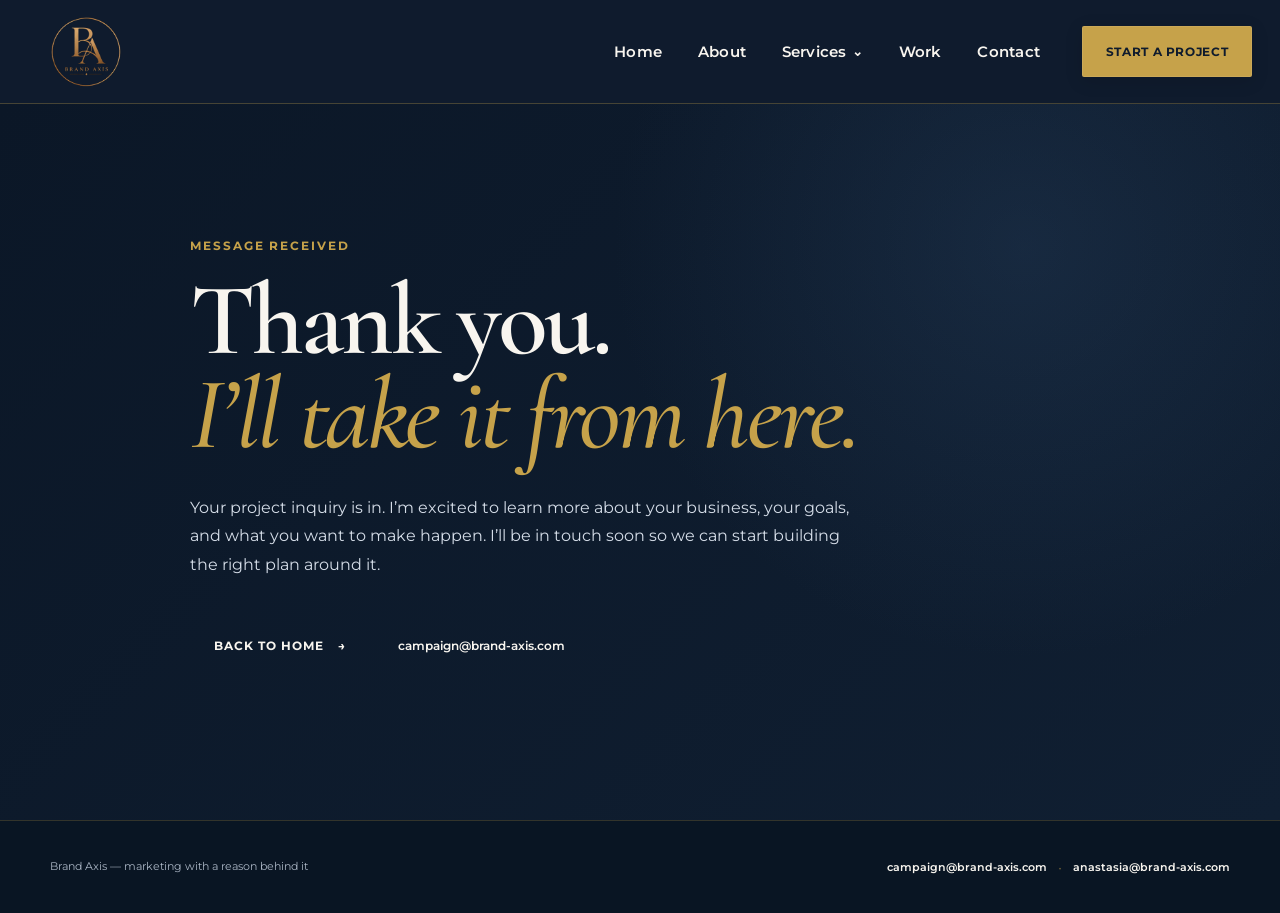
<file: thank-you.html>
<!DOCTYPE html>
<html lang="en">
<head>
  <meta charset="UTF-8" />
  <meta name="viewport" content="width=device-width, initial-scale=1.0" />
  <meta name="robots" content="noindex" />
  <meta name="description" content="Thank you for contacting Brand Axis." />
  <title>Thank You | Brand Axis</title>
  <link rel="preconnect" href="https://fonts.googleapis.com">
  <link rel="preconnect" href="https://fonts.gstatic.com" crossorigin>
  <link href="https://fonts.googleapis.com/css2?family=Cormorant+Garamond:ital,wght@0,500;0,600;1,500&family=Montserrat:wght@500;600;700&display=swap" rel="stylesheet">
  <link rel="stylesheet" href="assets/css/styles.css" />
</head>
<body class="thank-you-page">
  <header class="site-header">
    <div class="nav-shell">
      <a class="brand" href="index.html" aria-label="Brand Axis — Home">
        <img src="assets/images/brand-axis-logo.png" alt="Brand Axis logo" />
      </a>
      <button class="menu-toggle" aria-label="Open menu" aria-expanded="false">
        <span></span><span></span><span></span>
      </button>
      <nav class="site-nav" aria-label="Primary navigation">
        <a href="index.html">Home</a>
        <a href="about.html">About</a>
        <div class="nav-dropdown">
          <a class="nav-dropdown-trigger" href="services.html">Services <span class="nav-caret" aria-hidden="true">⌄</span></a>
          <div class="nav-dropdown-menu" aria-label="Services submenu">
            <a href="campaign.html"><span class="nav-service-icon">◎</span><span><strong>Campaign</strong><small>Strategy, launch & promotion</small></span></a>
            <a href="build.html"><span class="nav-service-icon">◇</span><span><strong>Build</strong><small>Websites & landing pages</small></span></a>
            <a href="create.html"><span class="nav-service-icon">□</span><span><strong>Create</strong><small>Campaign creative</small></span></a>
          </div>
        </div>
        <a href="work.html">Work</a>
        <a href="contact.html">Contact</a>
      </nav>
      <a class="header-cta" href="contact.html">START A PROJECT</a>
    </div>
  </header>

  <main class="thank-you-main">
    <section class="thank-you-shell">
      <p class="thank-you-kicker">MESSAGE RECEIVED</p>
      <h1>Thank you.<br><em>I’ll take it from here.</em></h1>
      <p class="thank-you-copy">Your project inquiry is in. I’m excited to learn more about your business, your goals, and what you want to make happen. I’ll be in touch soon so we can start building the right plan around it.</p>
      <div class="thank-you-actions">
        <a class="home-link-button" href="index.html">BACK TO HOME <span aria-hidden="true">→</span></a>
        <a class="thank-you-email" href="mailto:campaign@brand-axis.com">campaign@brand-axis.com</a>
      </div>
    </section>
  </main>

  <footer class="site-footer">
    <div class="site-footer-inner">
      <p data-footer-tagline>Brand Axis — marketing with a reason behind it</p>
      <div class="site-footer-contact">
        <a data-campaign-email href="mailto:campaign@brand-axis.com">campaign@brand-axis.com</a>
        <span aria-hidden="true">·</span>
        <a data-founder-email href="mailto:anastasia@brand-axis.com">anastasia@brand-axis.com</a>
      </div>
    </div>
  </footer>

  <script src="assets/js/main.js"></script>
</body>
</html>
</file>
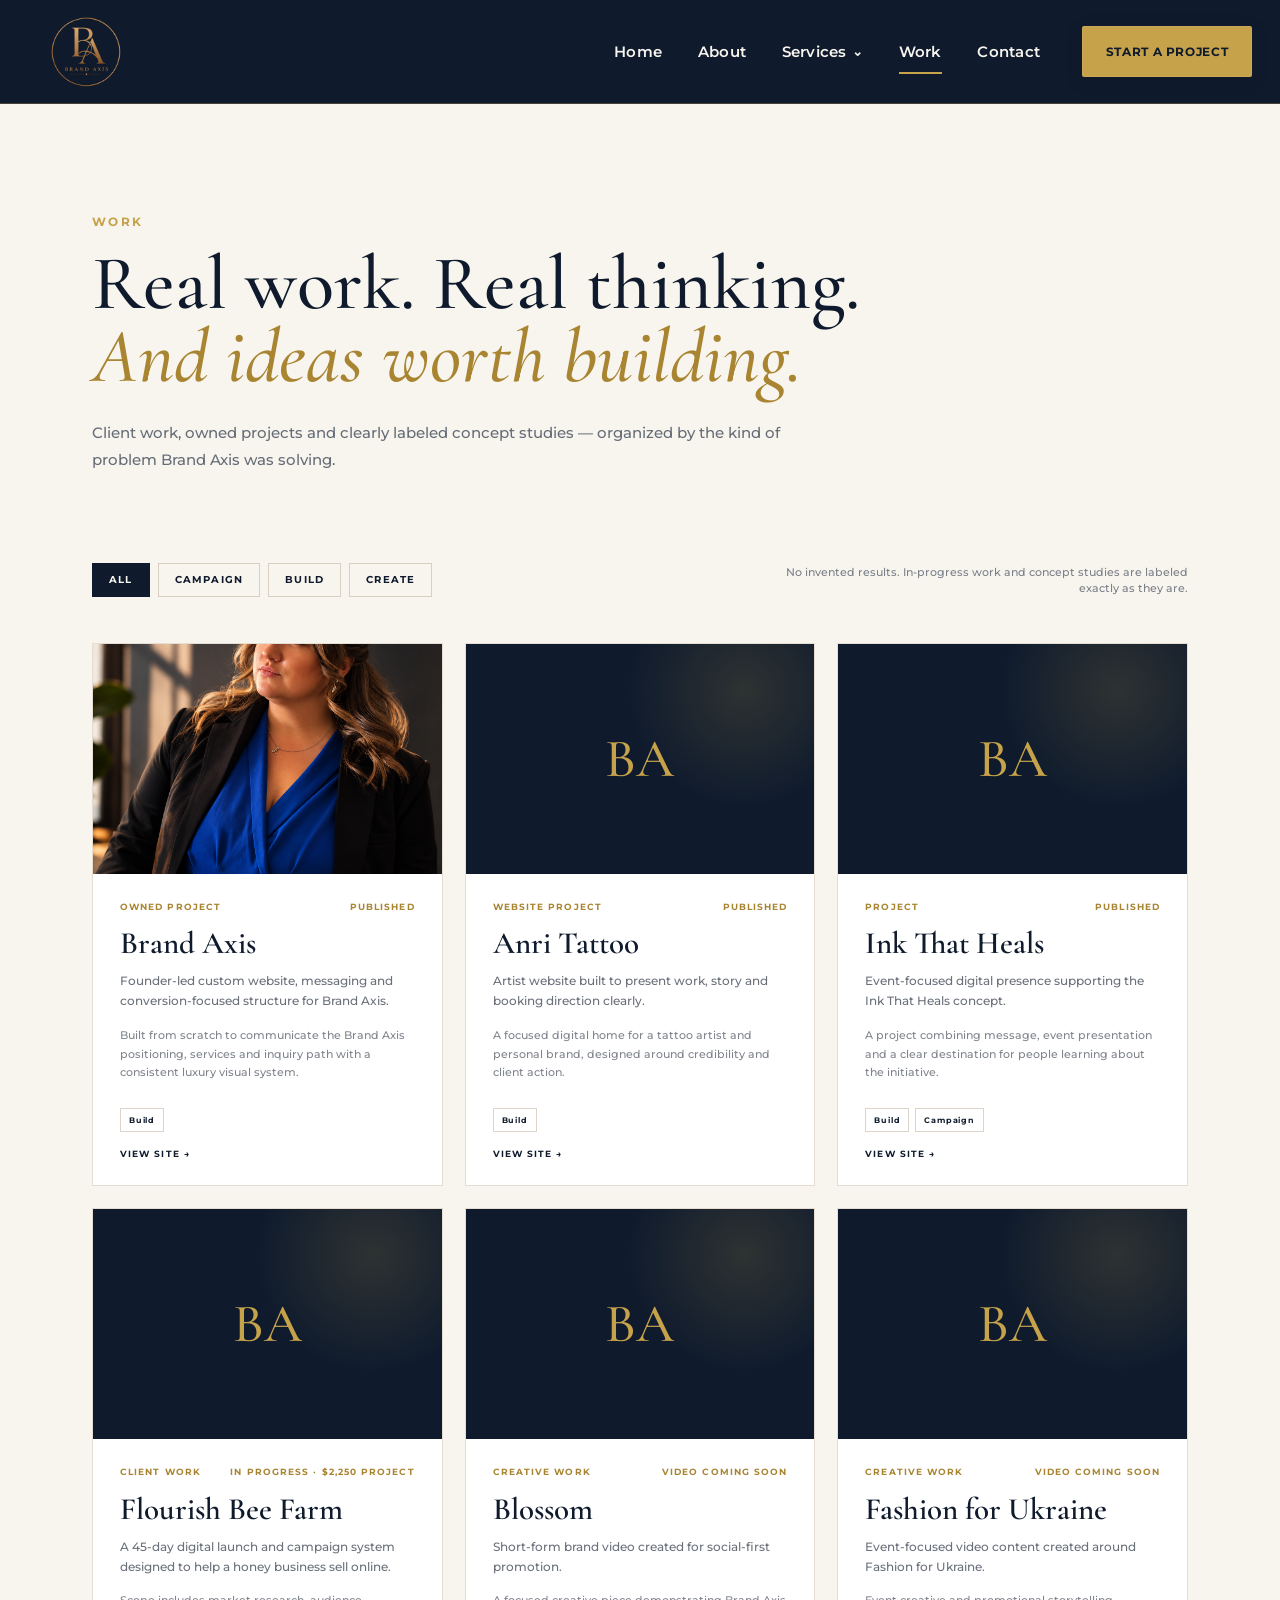
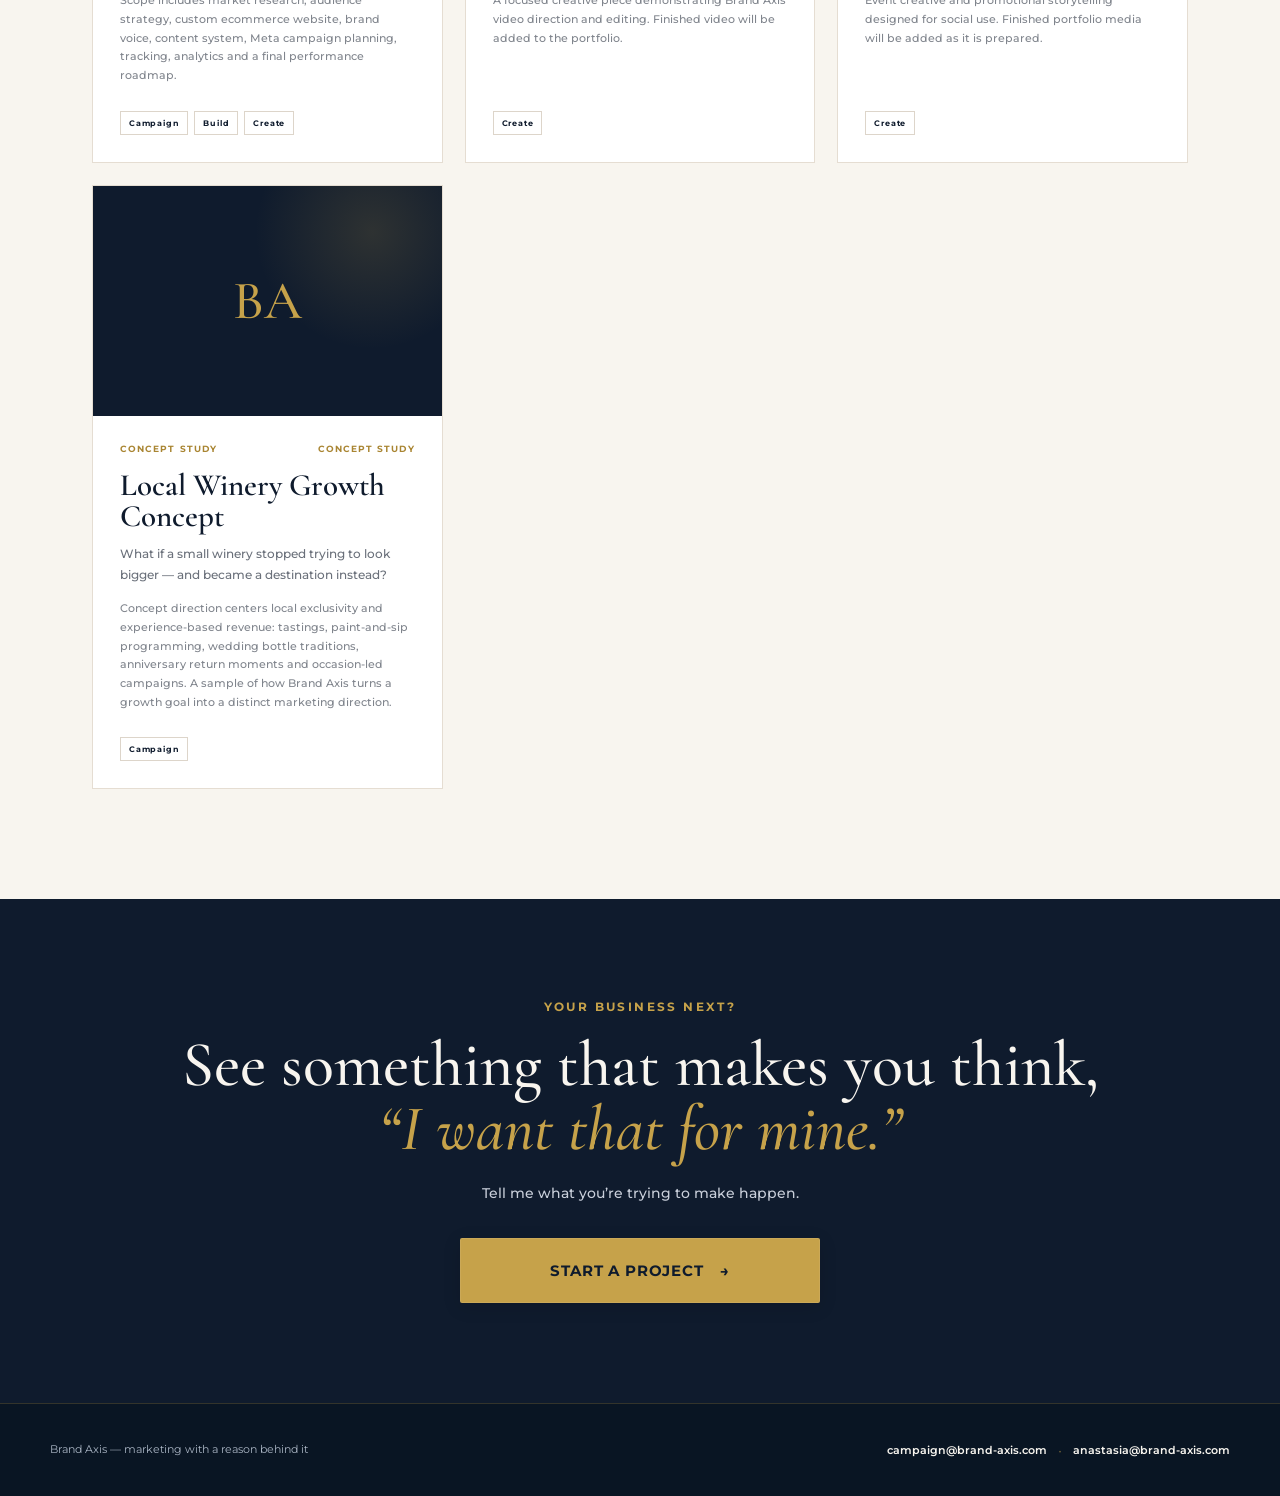
<file: work.html>
<!DOCTYPE html>
<html lang="en"><head><meta charset="UTF-8" /><meta name="viewport" content="width=device-width, initial-scale=1.0" />
<meta name="description" content="Brand Axis work — real client work, owned projects and concept studies across Campaign, Build and Create." /><title>Work | Brand Axis</title><link rel="preconnect" href="https://fonts.googleapis.com">
  <link rel="preconnect" href="https://fonts.gstatic.com" crossorigin>
  <link href="https://fonts.googleapis.com/css2?family=Cormorant+Garamond:ital,wght@0,500;0,600;1,500&family=Montserrat:wght@400;500;600;700&display=swap" rel="stylesheet">
  <link rel="stylesheet" href="assets/css/styles.css" /></head>
<body class="work-page-v26"><header class="site-header">
    <div class="nav-shell">
      <a class="brand" href="index.html" aria-label="Brand Axis — Home">
        <img src="assets/images/brand-axis-logo.png" alt="Brand Axis logo" />
      </a>
      <button class="menu-toggle" aria-label="Open menu" aria-expanded="false">
        <span></span><span></span><span></span>
      </button>
      <nav class="site-nav" aria-label="Primary navigation">
        <a href="index.html">Home</a>
        <a href="about.html">About</a>
        <div class="nav-dropdown">
          <a class="nav-dropdown-trigger" href="services.html">Services <span class="nav-caret" aria-hidden="true">⌄</span></a>
          <div class="nav-dropdown-menu" aria-label="Services submenu">
            <a href="campaign.html"><span class="nav-service-icon">◎</span><span><strong>Campaign</strong><small>Strategy, launch & promotion</small></span></a>
            <a href="build.html"><span class="nav-service-icon">◇</span><span><strong>Build</strong><small>Websites & landing pages</small></span></a>
            <a href="create.html"><span class="nav-service-icon">□</span><span><strong>Create</strong><small>Campaign creative</small></span></a>
          </div>
        </div>
        <a class="active" href="work.html" aria-current="page">Work</a>
        <a href="contact.html">Contact</a>
      </nav>
      <a class="header-cta" href="contact.html">START A PROJECT</a>
    </div>
  </header><main>
<section class="work-hero-v26"><p class="ba-kicker">WORK</p><h1>Real work. Real thinking.<br><em>And ideas worth building.</em></h1><p>Client work, owned projects and clearly labeled concept studies — organized by the kind of problem Brand Axis was solving.</p></section>
<section class="work-filter-shell-v26"><div class="work-filters-v26" role="group" aria-label="Filter work"><button class="active" data-work-filter="all">ALL</button><button data-work-filter="campaign">CAMPAIGN</button><button data-work-filter="build">BUILD</button><button data-work-filter="create">CREATE</button></div><p class="work-note-v26">No invented results. In-progress work and concept studies are labeled exactly as they are.</p></section>
<section class="work-grid-v26" id="work-grid" aria-live="polite"><p class="work-loading">Loading work…</p></section>
<section class="service-final-cta-v26"><p class="ba-kicker">YOUR BUSINESS NEXT?</p><h2>See something that makes you think,<br><em>“I want that for mine.”</em></h2><p>Tell me what you’re trying to make happen.</p><a class="primary-cta" href="contact.html">START A PROJECT <span>→</span></a></section>
</main><footer class="site-footer">
    <div class="site-footer-inner">
      <p data-footer-tagline>Brand Axis — marketing with a reason behind it</p>
      <div class="site-footer-contact">
        <a data-campaign-email href="mailto:campaign@brand-axis.com">campaign@brand-axis.com</a>
        <span aria-hidden="true">·</span>
        <a data-founder-email href="mailto:anastasia@brand-axis.com">anastasia@brand-axis.com</a>
      </div>
    </div>
  </footer><script src="assets/js/main.js"></script></body></html>
</file>
<file: assets/css/styles.css>
:root {
  --axis-blue: #0F1B2D;
  --axis-blue-deep: #091523;
  --axis-blue-soft: #15253B;
  --gold: #C6A24A;
  --ivory: #F8F5EF;
  --mist: #DFE8F3;
  --gray: #6F7480;
  --white: #FFFFFF;
  --border-gold: rgba(198, 162, 74, 0.30);
}

* { box-sizing: border-box; }

html { scroll-behavior: smooth; }

body {
  margin: 0;
  color: var(--white);
  background: var(--ivory);
  font-family: "Montserrat", Arial, sans-serif;
  -webkit-font-smoothing: antialiased;
  text-rendering: optimizeLegibility;
}

img { display: block; max-width: 100%; }
a { color: inherit; }

.shell {
  width: min(1120px, calc(100% - 48px));
  margin-inline: auto;
}

/* HEADER */
.site-header {
  height: 104px;
  background: var(--axis-blue);
  border-bottom: 1px solid var(--border-gold);
  position: relative;
  z-index: 20;
}

.nav-shell {
  width: 100%;
  height: 100%;
  padding: 0 28px 0 30px;
  display: flex;
  align-items: center;
  gap: 0;
}

.brand {
  flex: 0 0 auto;
  width: 112px;
  height: 104px;
  display: inline-flex;
  align-items: center;
  justify-content: center;
  text-decoration: none;
  overflow: visible;
  transition: transform .2s ease, opacity .2s ease;
}

.brand:hover,
.brand:focus-visible {
  transform: translateY(-1px);
  opacity: .94;
}

.brand img {
  width: 88px;
  height: 88px;
  object-fit: contain;
  flex: 0 0 auto;
}

.site-nav {
  display: flex;
  align-items: center;
  justify-content: flex-end;
  gap: clamp(30px, 2.8vw, 46px);
  margin-left: auto;
}

.site-nav a {
  text-decoration: none;
  color: var(--ivory);
  font-size: 15px;
  font-weight: 600;
  letter-spacing: .015em;
  transition: color .2s ease;
}

.site-nav a:hover,
.site-nav a:focus-visible {
  color: var(--gold);
}

.header-cta,
.primary-cta {
  text-decoration: none;
  background: var(--gold);
  color: var(--axis-blue);
  font-weight: 700;
  letter-spacing: .055em;
  border: 1px solid rgba(255,255,255,.08);
  box-shadow: 0 4px 18px rgba(0,0,0,.13);
  transition: transform .2s ease, filter .2s ease;
}

.header-cta:hover,
.header-cta:focus-visible,
.primary-cta:hover,
.primary-cta:focus-visible {
  transform: translateY(-1px);
  filter: brightness(1.07);
}

.header-cta {
  margin-left: 42px;
  min-width: 170px;
  text-align: center;
  padding: 17px 20px;
  border-radius: 2px;
  font-size: 12px;
}

.menu-toggle {
  display: none;
  background: transparent;
  border: 0;
  padding: 8px;
}

.menu-toggle span {
  width: 24px;
  height: 2px;
  background: var(--gold);
  margin: 5px 0;
  display: block;
}

/* HERO — portrait now blends into the brand background */
.hero {
  min-height: 780px;
  position: relative;
  isolation: isolate;
  overflow: hidden;
  background:
    radial-gradient(circle at 18% 30%, rgba(33, 58, 88, .36), transparent 42%),
    linear-gradient(90deg, var(--axis-blue-deep) 0%, var(--axis-blue) 45%, var(--axis-blue) 100%);
}

.hero::after {
  content: "";
  position: absolute;
  inset: 0;
  z-index: -1;
  pointer-events: none;
  background:
    linear-gradient(90deg,
      var(--axis-blue) 0%,
      rgba(15,27,45,.98) 36%,
      rgba(15,27,45,.82) 48%,
      rgba(15,27,45,.24) 65%,
      rgba(15,27,45,.06) 100%);
}

.hero-copy {
  min-height: 780px;
  position: relative;
  z-index: 3;
  display: flex;
  align-items: center;
  width: 52%;
}

.hero-copy-inner {
  width: min(590px, calc(100% - 90px));
  margin-left: max(7.5vw, 72px);
  padding: 60px 0;
}

.hero h1 {
  margin: 0 0 30px;
  font-family: "Cormorant Garamond", Georgia, serif;
  font-size: clamp(60px, 5.25vw, 80px);
  line-height: .97;
  letter-spacing: -.026em;
  font-weight: 600;
  color: var(--ivory);
}

.hero h1 em {
  display: inline-block;
  color: var(--gold);
  font-weight: 500;
  font-style: italic;
}

.hero-eyebrow {
  margin: 0 0 22px;
  color: var(--gold);
  font-size: 12px;
  font-weight: 700;
  line-height: 1.4;
  letter-spacing: .12em;
  white-space: nowrap;
}

.hero-description {
  margin: 0 0 16px;
  color: var(--mist);
  font-size: 17px;
  font-weight: 500;
  line-height: 1.58;
  letter-spacing: -.01em;
}

.hero-proof {
  margin: 0 0 34px;
  color: #cfd8e5;
  font-size: 11px;
  font-weight: 700;
  line-height: 1.5;
  letter-spacing: .08em;
  white-space: nowrap;
}

.hero-proof span {
  color: var(--gold);
  padding: 0 5px;
}

.primary-cta {
  display: inline-flex;
  align-items: center;
  justify-content: center;
  gap: 16px;
  padding: 22px 30px;
  min-width: 360px;
  font-size: 15px;
  border-radius: 2px;
}

.hero-visual {
  position: absolute;
  inset: 0 0 0 auto;
  z-index: 0;
  width: 62%;
  overflow: hidden;
}

.hero-blur {
  position: absolute;
  inset: -28px -18px -28px -90px;
  background-image: url("../images/anastasia-home-hero.png");
  background-size: cover;
  background-position: center 23%;
  filter: blur(24px) brightness(.90) saturate(1.05);
  opacity: .42;
  transform: scale(1.05);
  -webkit-mask-image: linear-gradient(90deg, transparent 0%, rgba(0,0,0,.72) 25%, #000 56%);
  mask-image: linear-gradient(90deg, transparent 0%, rgba(0,0,0,.72) 25%, #000 56%);
}

.hero-visual img {
  position: absolute;
  inset: 0 0 0 auto;
  width: 100%;
  max-width: none;
  height: 100%;
  object-fit: cover;
  object-position: 62% 34%;
  filter: brightness(.92) contrast(1.035) saturate(.98);
  -webkit-mask-image: linear-gradient(90deg, transparent 0%, rgba(0,0,0,.16) 10%, rgba(0,0,0,.82) 28%, #000 44%, #000 100%);
  mask-image: linear-gradient(90deg, transparent 0%, rgba(0,0,0,.16) 10%, rgba(0,0,0,.82) 28%, #000 44%, #000 100%);
}

.hero-visual::after {
  content: "";
  position: absolute;
  inset: 0;
  background:
    linear-gradient(90deg, rgba(15,27,45,.32), transparent 34%),
    linear-gradient(180deg, rgba(15,27,45,.06), transparent 35%, rgba(9,21,35,.10));
  pointer-events: none;
}

/* CAPABILITY STRIP */
.capability-strip {
  min-height: 108px;
  background: var(--axis-blue-deep);
  border-top: 1px solid var(--border-gold);
  border-bottom: 1px solid var(--border-gold);
  display: flex;
  align-items: center;
}

.capability-row {
  width: min(1180px, calc(100% - 56px));
  margin-inline: auto;
  display: flex;
  align-items: center;
  justify-content: space-between;
  gap: 22px;
  color: var(--gold);
}

.capability-row span {
  font-size: 15px;
  font-weight: 700;
  letter-spacing: .085em;
  white-space: nowrap;
}

.capability-row i {
  color: var(--gold);
  font-style: normal;
  font-size: 12px;
  opacity: .9;
}

/* RESPONSIVE */
@media (max-width: 980px) {
  .site-header { height: 86px; }

  .nav-shell {
    padding: 0 18px 0 20px;
    display: flex;
    align-items: center;
  }

  .brand {
    width: 82px;
    height: 82px;
  }

  .brand img {
    width: 72px;
    height: 72px;
  }

  .site-nav,
  .header-cta { display: none; }

  .menu-toggle {
    display: block;
    justify-self: end;
  }

  .site-nav.is-open {
    display: flex;
    position: absolute;
    top: 86px;
    right: 0;
    left: 0;
    background: var(--axis-blue);
    padding: 30px 24px 36px;
    flex-direction: column;
    gap: 26px;
    border-top: 1px solid var(--border-gold);
  }

  .site-nav.is-open a { font-size: 15px; }

  .hero {
    min-height: 760px;
  }

  .hero-copy {
    width: 66%;
    min-height: 760px;
  }

  .hero-copy-inner {
    width: min(500px, calc(100% - 48px));
    margin-left: 36px;
  }

  .hero-visual { width: 70%; }

  .hero::after {
    background: linear-gradient(90deg,
      var(--axis-blue) 0%,
      rgba(15,27,45,.96) 43%,
      rgba(15,27,45,.70) 60%,
      rgba(15,27,45,.08) 100%);
  }

  .capability-row {
    justify-content: center;
    flex-wrap: wrap;
    padding: 26px 0;
  }
}

@media (max-width: 660px) {
  .hero {
    min-height: auto;
    padding-top: 0;
  }

  .hero-copy {
    width: 100%;
    min-height: 650px;
    align-items: flex-end;
  }

  .hero-copy-inner {
    width: calc(100% - 38px);
    margin-inline: auto;
    padding: 100px 0 54px;
  }

  .hero h1 {
    font-size: clamp(52px, 14vw, 68px);
  }

  .hero-eyebrow {
    font-size: 10px;
    line-height: 1.5;
    letter-spacing: .09em;
    white-space: normal;
    margin-bottom: 18px;
  }

  .hero-description {
    font-size: 15px;
    line-height: 1.6;
    margin-bottom: 14px;
  }

  .hero-proof {
    font-size: 10px;
    line-height: 1.6;
    letter-spacing: .06em;
    white-space: normal;
    margin-bottom: 30px;
  }

  .desktop-break { display: none; }

  .primary-cta {
    min-width: 0;
    width: 100%;
    max-width: 390px;
    padding: 20px 22px;
    font-size: 13px;
  }

  .hero-visual {
    width: 100%;
    opacity: .58;
  }

  .hero-visual img {
    width: 100%;
    height: 100%;
    object-fit: contain;
    object-position: right top;
    -webkit-mask-image: linear-gradient(180deg, #000 0%, rgba(0,0,0,.86) 55%, transparent 100%);
    mask-image: linear-gradient(180deg, #000 0%, rgba(0,0,0,.86) 55%, transparent 100%);
  }

  .hero-blur {
    opacity: .25;
    -webkit-mask-image: none;
    mask-image: none;
  }

  .hero::after {
    background:
      linear-gradient(180deg,
        rgba(15,27,45,.12) 0%,
        rgba(15,27,45,.48) 36%,
        rgba(15,27,45,.96) 72%,
        var(--axis-blue) 100%);
  }

  .capability-strip { min-height: 100px; }
  .capability-row { gap: 12px 14px; }
  .capability-row span { font-size: 11px; }

  .placeholder-section { padding: 72px 0; }
  .placeholder-section h2 { font-size: 44px; }
}


/* v7: guarantee full circular Brand Axis logo remains visible */
.brand,
.nav-shell,
.site-header {
  overflow: visible;
}

.brand img {
  object-fit: contain;
  object-position: center;
}


/* =========================================================
   SERVICES PAGE — reference-matched overview
   ========================================================= */
.site-nav a.active {
  color: var(--ivory);
  position: relative;
}

.site-nav a.active::after {
  content: "";
  position: absolute;
  height: 2px;
  left: 0;
  right: 0;
  bottom: -13px;
  background: var(--gold);
}

.services-page {
  background: #f8f4ed;
  color: var(--axis-blue);
}

.services-main {
  min-height: calc(100vh - 104px);
  padding: 58px 24px 0;
  background:
    radial-gradient(circle at 25% 12%, rgba(255,255,255,.95), transparent 33%),
    linear-gradient(180deg, #fbf8f2 0%, #f7f1e9 100%);
}

.services-intro {
  max-width: 920px;
  margin: 0 auto 48px;
  text-align: center;
}

.services-kicker {
  margin: 0 0 18px;
  color: #ae8b4c;
  font-size: 12px;
  font-weight: 700;
  letter-spacing: .18em;
}

.services-intro h1 {
  margin: 0;
  color: #15171b;
  font-family: "Cormorant Garamond", Georgia, serif;
  font-size: clamp(48px, 4.6vw, 68px);
  font-weight: 500;
  line-height: .96;
  letter-spacing: -.025em;
}

.services-subhead {
  margin: 27px auto 0;
  color: #30343b;
  font-size: 15px;
  font-weight: 500;
  line-height: 1.55;
}

.service-list {
  width: min(900px, 100%);
  margin: 0 auto;
  display: grid;
  gap: 20px;
}

.service-card {
  min-height: 258px;
  display: grid;
  grid-template-columns: 35% 65%;
  background: rgba(246, 240, 231, .77);
  border: 1px solid rgba(201, 181, 151, .12);
  box-shadow: 0 10px 28px rgba(50, 38, 24, .025);
  overflow: hidden;
}

.service-image {
  min-height: 258px;
  overflow: hidden;
  background: #d9c8b1;
}

.service-image img {
  width: 100%;
  height: 100%;
  object-fit: cover;
}

.service-copy {
  padding: 29px 40px 24px;
  display: flex;
  flex-direction: column;
  justify-content: center;
  color: #25282d;
}

.service-copy h2 {
  margin: 0 0 15px;
  font-family: "Montserrat", Arial, sans-serif;
  font-size: 21px;
  font-weight: 500;
  letter-spacing: .065em;
  color: #303238;
}

.service-lead {
  margin: 0 0 16px;
  font-size: 16px;
  font-weight: 700;
  line-height: 1.45;
  color: #2d3035;
}

.service-detail {
  max-width: 500px;
  margin: 0 0 23px;
  color: #67696d;
  font-size: 15px;
  font-weight: 500;
  line-height: 1.47;
}

.service-link {
  width: fit-content;
  color: #383a3d;
  text-decoration: none;
  font-size: 13px;
  font-weight: 700;
  letter-spacing: .08em;
  transition: color .2s ease, transform .2s ease;
}

.service-link span {
  margin-left: 7px;
}

.service-link:hover,
.service-link:focus-visible {
  color: var(--gold);
  transform: translateX(2px);
}

.service-help {
  width: min(900px, 100%);
  min-height: 178px;
  margin: 24px auto 0;
  padding: 34px 46px;
  background:
    radial-gradient(circle at 18% 40%, rgba(31,59,82,.22), transparent 35%),
    var(--axis-blue-deep);
  color: var(--ivory);
  display: flex;
  align-items: center;
  justify-content: space-between;
  gap: 34px;
}

.service-help h2 {
  margin: 0 0 11px;
  font-family: "Cormorant Garamond", Georgia, serif;
  font-size: 31px;
  line-height: 1.05;
  font-weight: 500;
}

.service-help p {
  margin: 0;
  color: #d8dce2;
  font-size: 14px;
  line-height: 1.5;
}

.service-help-cta {
  flex: 0 0 auto;
  min-width: 215px;
  padding: 19px 24px;
  text-align: center;
  text-decoration: none;
  color: var(--axis-blue);
  background: var(--gold);
  font-size: 12px;
  font-weight: 700;
  letter-spacing: .06em;
  box-shadow: 0 6px 18px rgba(0,0,0,.16);
  transition: transform .2s ease, filter .2s ease;
}

.service-help-cta:hover,
.service-help-cta:focus-visible {
  transform: translateY(-1px);
  filter: brightness(1.07);
}

.service-help-cta span {
  margin-left: 8px;
}

@media (max-width: 760px) {
  .services-main {
    padding: 44px 16px 0;
  }

  .services-intro {
    margin-bottom: 34px;
  }

  .services-intro h1 {
    font-size: clamp(42px, 12vw, 58px);
  }

  .services-subhead {
    font-size: 14px;
  }

  .service-card {
    grid-template-columns: 1fr;
  }

  .service-image {
    min-height: 240px;
  }

  .service-copy {
    padding: 28px 25px 30px;
  }

  .service-help {
    flex-direction: column;
    align-items: flex-start;
    padding: 31px 25px;
  }

  .service-help-cta {
    width: 100%;
  }
}


/* =========================================================
   BRAND ANALYSIS — standalone detail page
   ========================================================= */
.brand-analysis-page {
  background: #f7f2ea;
  color: #171a1f;
}

.analysis-hero {
  min-height: 660px;
  display: grid;
  grid-template-columns: 51% 49%;
  background: #fbf7f0;
  position: relative;
  overflow: hidden;
}

.analysis-hero-copy {
  padding: 54px 52px 58px max(7.5vw, 68px);
  position: relative;
  z-index: 3;
  display: flex;
  flex-direction: column;
  justify-content: center;
}

.back-link {
  width: fit-content;
  margin-bottom: 54px;
  color: #33414e;
  text-decoration: none;
  font-size: 13px;
  font-weight: 600;
}

.back-link:hover,
.back-link:focus-visible {
  color: var(--gold);
}

.analysis-kicker {
  margin: 0 0 24px;
  color: #a98747;
  font-size: 13px;
  font-weight: 700;
  letter-spacing: .18em;
}

.analysis-hero h1 {
  margin: 0 0 25px;
  color: #15181d;
  font-family: "Cormorant Garamond", Georgia, serif;
  font-size: clamp(55px, 4.6vw, 72px);
  font-weight: 500;
  line-height: .95;
  letter-spacing: -.03em;
}

.analysis-intro {
  max-width: 620px;
  margin: 0 0 38px;
  color: #333942;
  font-size: 17px;
  font-weight: 500;
  line-height: 1.55;
}

.analysis-cta {
  width: fit-content;
  min-width: 270px;
  padding: 20px 26px;
  color: var(--axis-blue);
  background: var(--gold);
  text-decoration: none;
  text-align: center;
  font-size: 13px;
  font-weight: 700;
  letter-spacing: .06em;
  box-shadow: 0 7px 22px rgba(76, 55, 18, .12);
  transition: transform .2s ease, filter .2s ease;
}

.analysis-cta span {
  margin-left: 8px;
}

.analysis-cta:hover,
.analysis-cta:focus-visible {
  transform: translateY(-1px);
  filter: brightness(1.06);
}

.analysis-hero-image {
  position: relative;
  min-height: 660px;
  overflow: hidden;
  background: #e9dcc7;
}

.analysis-hero-image img {
  width: 100%;
  height: 100%;
  object-fit: cover;
  object-position: 82% center;
  transform: scale(1.03);
}

.analysis-hero-image::before {
  content: "";
  position: absolute;
  inset: 0;
  z-index: 2;
  background: linear-gradient(
    90deg,
    #fbf7f0 0%,
    rgba(251,247,240,.96) 11%,
    rgba(251,247,240,.58) 23%,
    rgba(251,247,240,.12) 39%,
    rgba(251,247,240,0) 54%
  );
  pointer-events: none;
}

.analysis-details {
  background: #fbf8f2;
  padding: 38px max(7.5vw, 68px) 0;
}

.analysis-section {
  max-width: 1160px;
  margin: 0 auto;
}

.analysis-who {
  display: grid;
  grid-template-columns: 60px 1fr;
  gap: 20px;
  align-items: start;
  padding: 10px 0 31px;
}

.analysis-icon {
  width: 48px;
  height: 48px;
  border-radius: 50%;
  background: #f3e3bd;
  border: 1px solid rgba(168, 128, 55, .24);
  display: grid;
  place-items: center;
  color: #4c5360;
  font-size: 22px;
}

.analysis-icon.small {
  width: 42px;
  height: 42px;
  font-size: 18px;
  flex: 0 0 auto;
}

.analysis-who h2,
.analysis-column h2,
.analysis-process h2 {
  margin: 0;
  color: #20242a;
  font-family: "Cormorant Garamond", Georgia, serif;
  font-size: 33px;
  font-weight: 600;
  line-height: 1.05;
}

.analysis-who p {
  margin: 10px 0 0;
  color: #4b5058;
  font-size: 16px;
  line-height: 1.62;
  max-width: 930px;
}

.analysis-divider {
  max-width: 1160px;
  height: 1px;
  margin: 0 auto;
  background: #ded8ce;
}

.analysis-two-col {
  max-width: 1160px;
  margin: 0 auto;
  display: grid;
  grid-template-columns: 1fr 1fr;
}

.analysis-column {
  min-height: 285px;
  padding: 45px 46px 40px 0;
}

.analysis-column.receive {
  padding-left: 52px;
  border-left: 1px solid #ded8ce;
}

.analysis-column-heading {
  display: flex;
  align-items: flex-start;
  gap: 18px;
  margin-bottom: 24px;
}

.analysis-list {
  margin: 0;
  padding: 0 0 0 61px;
  list-style: none;
  color: #474c53;
  font-size: 15px;
  line-height: 1.6;
}

.analysis-list li {
  position: relative;
  margin: 0 0 13px;
}

.analysis-list.bullets li::before {
  content: "•";
  position: absolute;
  left: -20px;
  color: #b38f4d;
  font-size: 15px;
}

.analysis-list.checks li::before {
  content: "✓";
  position: absolute;
  left: -28px;
  top: -1px;
  color: #4d535a;
  font-size: 18px;
  font-weight: 700;
}

.analysis-process {
  max-width: 1160px;
  margin: 0 auto;
  padding: 35px 0 42px;
}

.analysis-process-heading {
  display: flex;
  align-items: center;
  gap: 18px;
  margin-bottom: 28px;
}

.process-grid {
  position: relative;
  display: grid;
  grid-template-columns: repeat(4, 1fr);
  border-top: 1px solid #d8d1c6;
}

.process-step {
  min-height: 148px;
  text-align: center;
  padding: 42px 18px 16px;
  position: relative;
  border-right: 1px solid #ddd6cc;
}

.process-step:last-child {
  border-right: 0;
}

.step-number {
  width: 34px;
  height: 34px;
  border-radius: 50%;
  display: grid;
  place-items: center;
  position: absolute;
  top: -18px;
  left: 50%;
  transform: translateX(-50%);
  background: #d7b561;
  color: #41454b;
  font-size: 13px;
  font-weight: 700;
  box-shadow: 0 0 0 8px #fbf8f2;
}

.process-step h3 {
  margin: 0 0 8px;
  color: #383d44;
  font-size: 13px;
  font-weight: 700;
  letter-spacing: .08em;
}

.process-step p {
  margin: 0;
  color: #555b63;
  font-size: 13px;
  line-height: 1.45;
}

@media (max-width: 900px) {
  .analysis-hero {
    grid-template-columns: 1fr;
  }

  .analysis-hero-copy {
    padding: 46px 32px 48px;
  }

  .back-link {
    margin-bottom: 38px;
  }

  .analysis-hero-image {
    min-height: 480px;
  }

  .analysis-hero-image::before {
    background: linear-gradient(
      180deg,
      #fbf7f0 0%,
      rgba(251,247,240,.6) 12%,
      rgba(251,247,240,0) 30%
    );
  }

  .analysis-details {
    padding: 34px 28px 0;
  }
}

@media (max-width: 700px) {
  .analysis-who {
    grid-template-columns: 48px 1fr;
    gap: 14px;
  }

  .analysis-two-col {
    grid-template-columns: 1fr;
  }

  .analysis-column {
    padding: 36px 0;
  }

  .analysis-column.receive {
    padding-left: 0;
    border-left: 0;
    border-top: 1px solid #ded8ce;
  }

  .analysis-list {
    padding-left: 55px;
  }

  .process-grid {
    grid-template-columns: 1fr 1fr;
    border-top: 0;
    gap: 24px 0;
  }

  .process-step {
    border-top: 1px solid #d8d1c6;
    border-right: 1px solid #ddd6cc;
  }

  .process-step:nth-child(2n) {
    border-right: 0;
  }
}

@media (max-width: 480px) {
  .analysis-hero-copy {
    padding: 38px 22px 42px;
  }

  .analysis-hero h1 {
    font-size: 46px;
  }

  .analysis-intro {
    font-size: 15px;
  }

  .analysis-cta {
    width: 100%;
  }

  .analysis-details {
    padding: 28px 20px 0;
  }

  .analysis-who h2,
  .analysis-column h2,
  .analysis-process h2 {
    font-size: 28px;
  }

  .process-grid {
    grid-template-columns: 1fr;
  }

  .process-step,
  .process-step:nth-child(2n) {
    border-right: 0;
  }
}


/* =========================================================
   CONTENT DIRECTION — standalone detail page
   ========================================================= */
.content-direction-page {
  background: #f8f4ed;
  color: #171a1f;
}

.direction-hero {
  min-height: 650px;
  display: grid;
  grid-template-columns: 50% 50%;
  background: #fbf7f0;
  position: relative;
  overflow: hidden;
}

.direction-hero-copy {
  padding: 50px 50px 56px max(7.5vw, 68px);
  position: relative;
  z-index: 3;
  display: flex;
  flex-direction: column;
  justify-content: center;
}

.direction-back {
  width: fit-content;
  margin-bottom: 50px;
  color: #33414e;
  text-decoration: none;
  font-size: 13px;
  font-weight: 600;
}

.direction-back:hover,
.direction-back:focus-visible {
  color: var(--gold);
}

.direction-kicker {
  margin: 0 0 26px;
  color: #a98747;
  font-size: 13px;
  font-weight: 700;
  letter-spacing: .18em;
}

.direction-hero h1 {
  margin: 0 0 27px;
  color: #17191d;
  font-family: "Cormorant Garamond", Georgia, serif;
  font-size: clamp(57px, 4.7vw, 74px);
  font-weight: 500;
  line-height: .96;
  letter-spacing: -.03em;
}

.direction-intro {
  max-width: 640px;
  margin: 0 0 38px;
  color: #333942;
  font-size: 17px;
  font-weight: 500;
  line-height: 1.58;
}

.direction-cta {
  width: fit-content;
  min-width: 370px;
  padding: 20px 28px;
  color: var(--axis-blue);
  background: var(--gold);
  text-decoration: none;
  text-align: center;
  font-size: 13px;
  font-weight: 700;
  letter-spacing: .055em;
  box-shadow: 0 7px 22px rgba(76, 55, 18, .12);
  transition: transform .2s ease, filter .2s ease;
}

.direction-cta:hover,
.direction-cta:focus-visible {
  transform: translateY(-1px);
  filter: brightness(1.06);
}

.direction-cta span {
  margin-left: 8px;
}

.direction-hero-image {
  position: relative;
  min-height: 650px;
  overflow: hidden;
  background: #e9dcc7;
}

.direction-hero-image img {
  width: 100%;
  height: 100%;
  object-fit: cover;
  object-position: center center;
}

.direction-hero-image::before {
  content: "";
  position: absolute;
  inset: 0;
  z-index: 2;
  background: linear-gradient(
    90deg,
    #fbf7f0 0%,
    rgba(251,247,240,.94) 10%,
    rgba(251,247,240,.52) 22%,
    rgba(251,247,240,.08) 39%,
    rgba(251,247,240,0) 54%
  );
  pointer-events: none;
}

.direction-details {
  background: #fbf8f2;
  padding: 55px max(6.5vw, 52px) 62px;
}

.direction-grid {
  width: min(1180px, 100%);
  margin: 0 auto;
  display: grid;
  grid-template-columns: 1fr 1fr 1fr;
}

.direction-column {
  min-height: 300px;
  padding: 8px 44px 14px;
  border-right: 1px solid #dfd8cd;
}

.direction-column:first-child {
  padding-left: 0;
}

.direction-column:last-child {
  border-right: 0;
  padding-right: 0;
}

.direction-icon {
  width: 48px;
  height: 48px;
  margin-bottom: 21px;
  display: grid;
  place-items: center;
  color: #9e7c36;
  font-size: 33px;
  line-height: 1;
}

.direction-column h2 {
  margin: 0 0 23px;
  color: #20242a;
  font-family: "Cormorant Garamond", Georgia, serif;
  font-size: 32px;
  font-weight: 600;
  line-height: 1.05;
}

.direction-column p {
  margin: 0;
  max-width: 310px;
  color: #4c5158;
  font-size: 15px;
  line-height: 1.68;
}

.direction-list {
  margin: 0;
  padding: 0;
  list-style: none;
  color: #4c5158;
  font-size: 15px;
  line-height: 1.55;
}

.direction-list li {
  position: relative;
  margin: 0 0 14px;
  padding-left: 31px;
}

.direction-list li::before {
  content: "✓";
  position: absolute;
  left: 0;
  top: -1px;
  color: #555b61;
  font-size: 18px;
  font-weight: 700;
}

.direction-bottom-cta {
  min-height: 205px;
  padding: 40px max(7.5vw, 68px);
  background:
    radial-gradient(circle at 15% 50%, rgba(35, 65, 90, .24), transparent 36%),
    var(--axis-blue-deep);
  color: var(--ivory);
  display: flex;
  align-items: center;
  justify-content: space-between;
  gap: 40px;
}

.direction-bottom-cta h2 {
  margin: 0 0 13px;
  font-family: "Cormorant Garamond", Georgia, serif;
  font-size: 35px;
  line-height: 1.05;
  font-weight: 500;
}

.direction-bottom-cta p {
  margin: 0;
  color: #d4dae2;
  font-size: 15px;
  line-height: 1.5;
}

.direction-bottom-cta a {
  flex: 0 0 auto;
  min-width: 210px;
  padding: 20px 26px;
  background: var(--gold);
  color: var(--axis-blue);
  text-decoration: none;
  text-align: center;
  font-size: 13px;
  font-weight: 700;
  letter-spacing: .055em;
  box-shadow: 0 7px 18px rgba(0,0,0,.18);
  transition: transform .2s ease, filter .2s ease;
}

.direction-bottom-cta a:hover,
.direction-bottom-cta a:focus-visible {
  transform: translateY(-1px);
  filter: brightness(1.06);
}

.direction-bottom-cta span {
  margin-left: 8px;
}

@media (max-width: 900px) {
  .direction-hero {
    grid-template-columns: 1fr;
  }

  .direction-hero-copy {
    padding: 46px 32px 48px;
  }

  .direction-back {
    margin-bottom: 38px;
  }

  .direction-hero-image {
    min-height: 480px;
  }

  .direction-hero-image::before {
    background: linear-gradient(
      180deg,
      #fbf7f0 0%,
      rgba(251,247,240,.62) 12%,
      rgba(251,247,240,0) 30%
    );
  }

  .direction-details {
    padding: 45px 28px 50px;
  }

  .direction-grid {
    grid-template-columns: 1fr;
  }

  .direction-column,
  .direction-column:first-child,
  .direction-column:last-child {
    min-height: 0;
    padding: 30px 0;
    border-right: 0;
    border-bottom: 1px solid #dfd8cd;
  }

  .direction-column:last-child {
    border-bottom: 0;
  }
}

@media (max-width: 650px) {
  .direction-hero-copy {
    padding: 38px 22px 42px;
  }

  .direction-hero h1 {
    font-size: 48px;
  }

  .direction-intro {
    font-size: 15px;
  }

  .direction-cta {
    min-width: 0;
    width: 100%;
  }

  .direction-details {
    padding: 36px 22px 42px;
  }

  .direction-bottom-cta {
    flex-direction: column;
    align-items: flex-start;
    padding: 38px 24px;
  }

  .direction-bottom-cta a {
    width: 100%;
  }
}


/* =========================================================
   CREATIVE PRODUCTION — standalone detail page
   ========================================================= */
.creative-production-page {
  background: #f8f4ed;
  color: #171a1f;
}

.creative-hero {
  min-height: 650px;
  display: grid;
  grid-template-columns: 56% 44%;
  background: #fbf7f0;
  position: relative;
  overflow: hidden;
}

.creative-hero-copy {
  padding: 50px 44px 55px max(7.5vw, 68px);
  position: relative;
  z-index: 3;
  display: flex;
  flex-direction: column;
  justify-content: center;
}

.creative-back {
  width: fit-content;
  margin-bottom: 50px;
  color: #33414e;
  text-decoration: none;
  font-size: 13px;
  font-weight: 600;
}

.creative-back:hover,
.creative-back:focus-visible {
  color: var(--gold);
}

.creative-kicker {
  margin: 0 0 24px;
  color: #a98747;
  font-size: 13px;
  font-weight: 700;
  letter-spacing: .18em;
}

.creative-hero h1 {
  margin: 0 0 27px;
  color: #17191d;
  font-family: "Cormorant Garamond", Georgia, serif;
  font-size: clamp(55px, 4.6vw, 72px);
  font-weight: 500;
  line-height: .95;
  letter-spacing: -.03em;
}

.creative-intro {
  max-width: 650px;
  margin: 0 0 37px;
  color: #333942;
  font-size: 17px;
  font-weight: 500;
  line-height: 1.6;
}

.creative-cta {
  width: fit-content;
  min-width: 390px;
  padding: 20px 28px;
  color: var(--axis-blue);
  background: var(--gold);
  text-decoration: none;
  text-align: center;
  font-size: 13px;
  font-weight: 700;
  letter-spacing: .055em;
  box-shadow: 0 7px 22px rgba(76, 55, 18, .12);
  transition: transform .2s ease, filter .2s ease;
}

.creative-cta:hover,
.creative-cta:focus-visible {
  transform: translateY(-1px);
  filter: brightness(1.06);
}

.creative-cta span {
  margin-left: 8px;
}

.creative-hero-image {
  position: relative;
  min-height: 650px;
  overflow: hidden;
  background: #dfd0bc;
}

.creative-hero-image img {
  width: 100%;
  height: 100%;
  object-fit: cover;
  object-position: center center;
}

.creative-hero-image::before {
  content: "";
  position: absolute;
  inset: 0;
  z-index: 2;
  background: linear-gradient(
    90deg,
    #fbf7f0 0%,
    rgba(251,247,240,.95) 11%,
    rgba(251,247,240,.53) 24%,
    rgba(251,247,240,.09) 41%,
    rgba(251,247,240,0) 56%
  );
  pointer-events: none;
}

.creative-details {
  background: #fbf8f2;
  padding: 54px max(6vw, 48px) 56px;
}

.creative-grid {
  width: min(1180px, 100%);
  margin: 0 auto;
  display: grid;
  grid-template-columns: 1fr 1fr 1fr;
}

.creative-column {
  min-height: 300px;
  padding: 6px 40px 15px;
  border-right: 1px solid #dfd8cd;
}

.creative-column:first-child {
  padding-left: 0;
}

.creative-column:last-child {
  border-right: 0;
  padding-right: 0;
}

.creative-icon {
  width: 48px;
  height: 48px;
  margin-bottom: 20px;
  display: grid;
  place-items: center;
  color: #9e7c36;
  font-size: 33px;
  line-height: 1;
}

.creative-column h2 {
  margin: 0 0 23px;
  color: #20242a;
  font-family: "Cormorant Garamond", Georgia, serif;
  font-size: 32px;
  font-weight: 600;
  line-height: 1.05;
}

.creative-column p {
  margin: 0;
  max-width: 315px;
  color: #4c5158;
  font-size: 15px;
  line-height: 1.68;
}

.creative-list {
  margin: 0;
  padding: 0;
  list-style: none;
  color: #4c5158;
  font-size: 15px;
  line-height: 1.55;
}

.creative-list li {
  position: relative;
  margin: 0 0 14px;
  padding-left: 31px;
}

.creative-list li::before {
  content: "✓";
  position: absolute;
  left: 0;
  top: -1px;
  color: #555b61;
  font-size: 18px;
  font-weight: 700;
}

.creative-gallery {
  display: grid;
  grid-template-columns: repeat(5, 1fr);
  gap: 8px;
  padding: 0 24px;
  background: #fbf8f2;
}

.creative-gallery img {
  width: 100%;
  height: 235px;
  object-fit: cover;
}

.creative-bottom-cta {
  min-height: 205px;
  margin-top: 0;
  padding: 40px max(7.5vw, 68px);
  background:
    radial-gradient(circle at 15% 50%, rgba(35, 65, 90, .24), transparent 36%),
    var(--axis-blue-deep);
  color: var(--ivory);
  display: flex;
  align-items: center;
  justify-content: space-between;
  gap: 40px;
}

.creative-bottom-cta h2 {
  margin: 0 0 13px;
  font-family: "Cormorant Garamond", Georgia, serif;
  font-size: 35px;
  line-height: 1.05;
  font-weight: 500;
}

.creative-bottom-cta p {
  margin: 0;
  color: #d4dae2;
  font-size: 15px;
  line-height: 1.5;
}

.creative-bottom-cta a {
  flex: 0 0 auto;
  min-width: 205px;
  padding: 20px 26px;
  background: var(--gold);
  color: var(--axis-blue);
  text-decoration: none;
  text-align: center;
  font-size: 13px;
  font-weight: 700;
  letter-spacing: .055em;
  box-shadow: 0 7px 18px rgba(0,0,0,.18);
  transition: transform .2s ease, filter .2s ease;
}

.creative-bottom-cta a:hover,
.creative-bottom-cta a:focus-visible {
  transform: translateY(-1px);
  filter: brightness(1.06);
}

.creative-bottom-cta span {
  margin-left: 8px;
}

@media (max-width: 900px) {
  .creative-hero {
    grid-template-columns: 1fr;
  }

  .creative-hero-copy {
    padding: 46px 32px 48px;
  }

  .creative-back {
    margin-bottom: 38px;
  }

  .creative-hero-image {
    min-height: 480px;
  }

  .creative-hero-image::before {
    background: linear-gradient(
      180deg,
      #fbf7f0 0%,
      rgba(251,247,240,.62) 12%,
      rgba(251,247,240,0) 30%
    );
  }

  .creative-details {
    padding: 45px 28px 50px;
  }

  .creative-grid {
    grid-template-columns: 1fr;
  }

  .creative-column,
  .creative-column:first-child,
  .creative-column:last-child {
    min-height: 0;
    padding: 30px 0;
    border-right: 0;
    border-bottom: 1px solid #dfd8cd;
  }

  .creative-column:last-child {
    border-bottom: 0;
  }

  .creative-gallery {
    grid-template-columns: repeat(2, 1fr);
    padding: 0 18px;
  }

  .creative-gallery img {
    height: 250px;
  }

  .creative-gallery img:last-child {
    grid-column: 1 / -1;
  }
}

@media (max-width: 650px) {
  .creative-hero-copy {
    padding: 38px 22px 42px;
  }

  .creative-hero h1 {
    font-size: 48px;
  }

  .creative-intro {
    font-size: 15px;
  }

  .creative-cta {
    min-width: 0;
    width: 100%;
  }

  .creative-details {
    padding: 36px 22px 42px;
  }

  .creative-gallery {
    grid-template-columns: 1fr;
    gap: 10px;
  }

  .creative-gallery img,
  .creative-gallery img:last-child {
    grid-column: auto;
    height: 260px;
  }

  .creative-bottom-cta {
    flex-direction: column;
    align-items: flex-start;
    padding: 38px 24px;
  }

  .creative-bottom-cta a {
    width: 100%;
  }
}


/* =========================================================
   ABOUT — standalone page
   ========================================================= */
.about-page {
  background: #f8f4ed;
  color: var(--ivory);
}

.about-hero {
  background:
    radial-gradient(circle at 18% 24%, rgba(31, 59, 82, .28), transparent 40%),
    var(--axis-blue);
  padding: 60px max(7.5vw, 68px) 0;
}

.about-intro {
  max-width: 900px;
  margin: 0 0 44px;
}

.about-kicker {
  margin: 0 0 16px;
  color: var(--gold);
  font-size: 13px;
  font-weight: 700;
  letter-spacing: .18em;
}

.about-intro h1 {
  margin: 0 0 25px;
  color: var(--ivory);
  font-family: "Cormorant Garamond", Georgia, serif;
  font-size: clamp(56px, 5vw, 76px);
  font-weight: 500;
  line-height: .96;
  letter-spacing: -.03em;
}

.about-subhead {
  max-width: 920px;
  margin: 0;
  color: #e2e7ee;
  font-size: 18px;
  font-weight: 500;
  line-height: 1.6;
}

.about-story-grid {
  width: min(1180px, 100%);
  margin: 0 auto;
  display: grid;
  grid-template-columns: 56% 44%;
  align-items: stretch;
}

.about-photo {
  min-height: 650px;
  overflow: hidden;
  background: #6b5b4f;
}

.about-photo img {
  width: 100%;
  height: 100%;
  object-fit: cover;
  object-position: center top;
}

.about-story-copy {
  padding: 78px 44px 48px 48px;
  display: flex;
  flex-direction: column;
  justify-content: center;
  background: var(--axis-blue);
}

.about-story-copy p {
  margin: 0 0 28px;
  color: #eef1f5;
  font-size: 17px;
  line-height: 1.72;
  font-weight: 500;
}

.about-signature {
  width: min(360px, 100%);
  margin-top: 22px;
}

.about-signature img {
  width: 100%;
  height: auto;
  mix-blend-mode: screen;
}

.about-values {
  background: #fbf8f2;
  padding: 42px max(5vw, 38px) 58px;
}

.values-title {
  margin: 0 0 30px;
  text-align: center;
  color: #2d3239;
  font-size: 14px;
  font-weight: 700;
  letter-spacing: .14em;
}

.values-grid {
  width: min(1180px, 100%);
  margin: 0 auto;
  display: grid;
  grid-template-columns: repeat(4, 1fr);
  gap: 16px;
}

.value-card {
  min-height: 190px;
  padding: 28px 20px 24px;
  background: #fcfaf6;
  border: 1px solid #ece5da;
  text-align: center;
  box-shadow: 0 7px 20px rgba(72, 56, 37, .025);
}

.value-icon {
  height: 58px;
  margin-bottom: 12px;
  display: flex;
  align-items: flex-end;
  justify-content: center;
  color: #9c7b38;
  font-size: 55px;
  line-height: 1;
}

.value-icon.bars {
  gap: 5px;
}

.value-icon.bars span {
  display: block;
  width: 8px;
  border: 2px solid #9c7b38;
  border-radius: 1px;
}

.value-icon.bars span:nth-child(1) { height: 19px; }
.value-icon.bars span:nth-child(2) { height: 31px; }
.value-icon.bars span:nth-child(3) { height: 45px; }

.value-icon.diamond {
  align-items: center;
  font-size: 64px;
}

.value-icon.star {
  align-items: center;
  font-size: 60px;
}

.value-icon.impact {
  position: relative;
  align-items: center;
}

.value-icon.impact .impact-ring,
.value-icon.impact .impact-dot {
  position: absolute;
  left: 50%;
  top: 50%;
  transform: translate(-50%, -50%);
  border-radius: 50%;
}

.value-icon.impact .impact-ring {
  border: 2px solid #9c7b38;
}

.value-icon.impact .impact-ring-outer {
  width: 45px;
  height: 45px;
}

.value-icon.impact .impact-ring-inner {
  width: 25px;
  height: 25px;
}

.value-icon.impact .impact-dot {
  width: 7px;
  height: 7px;
  background: #9c7b38;
}

.value-card h2 {
  margin: 0 0 8px;
  color: #30343a;
  font-size: 14px;
  font-weight: 700;
  letter-spacing: .08em;
}

.value-card p {
  margin: 0;
  color: #5c6066;
  font-size: 13px;
  line-height: 1.45;
}

@media (max-width: 900px) {
  .about-hero {
    padding: 48px 30px 0;
  }

  .about-story-grid {
    grid-template-columns: 1fr;
  }

  .about-photo {
    min-height: 560px;
  }

  .about-story-copy {
    padding: 48px 34px 52px;
  }

  .values-grid {
    grid-template-columns: 1fr 1fr;
  }
}

@media (max-width: 560px) {
  .about-hero {
    padding: 38px 20px 0;
  }

  .about-intro h1 {
    font-size: 49px;
  }

  .about-subhead {
    font-size: 15px;
  }

  .about-photo {
    min-height: 480px;
  }

  .about-story-copy {
    padding: 38px 24px 42px;
  }

  .about-story-copy p {
    font-size: 15px;
  }

  .about-values {
    padding: 36px 18px 42px;
  }

  .values-grid {
    grid-template-columns: 1fr;
  }
}

/* =========================================================
   ABOUT v15 — founder-led story
   ========================================================= */
.about-page-v15 {
  background: #fbf8f2;
  color: #252a31;
}

.about-hero-v15 {
  padding-bottom: 78px;
}

.about-intro-v15 {
  width: min(1180px, 100%);
  margin: 0 auto 54px;
}

.about-founder-grid {
  width: min(1180px, 100%);
  margin: 0 auto;
  display: grid;
  grid-template-columns: minmax(0, 48%) minmax(0, 52%);
  gap: clamp(44px, 5vw, 76px);
  align-items: center;
}

.about-founder-photo {
  margin: 0;
  border: 1px solid rgba(198, 162, 74, .34);
  box-shadow: 0 26px 56px rgba(0, 0, 0, .22);
  overflow: hidden;
  background: #d9d0c5;
}

.about-founder-photo img {
  width: 100%;
  aspect-ratio: 3 / 4;
  object-fit: cover;
  object-position: center top;
}

.about-founder-copy {
  max-width: 590px;
}

.about-section-label {
  margin: 0 0 17px;
  color: var(--gold);
  font-size: 12px;
  font-weight: 700;
  letter-spacing: .18em;
}

.about-founder-copy h2,
.about-belief-heading h2,
.about-thinking-copy h2,
.about-manifesto-grid h2,
.about-closing-inner h2,
.about-centered-heading {
  margin: 0;
  font-family: "Cormorant Garamond", Georgia, serif;
  font-weight: 500;
  letter-spacing: -.025em;
}

.about-founder-copy h2 {
  max-width: 540px;
  margin-bottom: 28px;
  color: var(--ivory);
  font-size: clamp(42px, 4vw, 62px);
  line-height: 1.02;
}

.about-founder-copy > p:not(.about-section-label):not(.founder-title) {
  margin: 0 0 24px;
  color: #e8edf3;
  font-size: 16px;
  line-height: 1.75;
  font-weight: 500;
}

.about-founder-copy strong {
  color: #fff;
}

.about-question-stack {
  margin: 6px 0 26px;
  padding: 20px 0 20px 22px;
  border-left: 1px solid var(--gold);
  display: grid;
  gap: 8px;
}

.about-question-stack span {
  color: #f7f3eb;
  font-family: "Cormorant Garamond", Georgia, serif;
  font-size: 22px;
  font-style: italic;
  line-height: 1.15;
}

.founder-signature {
  margin: 30px 0 -4px;
}

.founder-signature span {
  display: inline-block;
  color: var(--gold);
  font-family: "Allura", "Brush Script MT", "Segoe Script", cursive;
  font-size: clamp(58px, 5.8vw, 86px);
  font-weight: 400;
  line-height: .88;
  transform: rotate(-3deg);
  transform-origin: left center;
  text-shadow: 0 1px 0 rgba(255,255,255,.04);
}

.founder-title {
  margin: 8px 0 0;
  color: #cfd7e2;
  font-size: 11px;
  font-weight: 700;
  letter-spacing: .16em;
  text-transform: uppercase;
}

.about-content-shell {
  width: min(1180px, calc(100% - 64px));
  margin: 0 auto;
}

.about-belief-section {
  padding: 94px 0 100px;
  background: #fbf8f2;
}

.about-belief-grid {
  display: grid;
  grid-template-columns: minmax(0, 35%) minmax(0, 65%);
  gap: clamp(54px, 7vw, 100px);
  align-items: start;
}

.about-belief-heading h2 {
  color: #202834;
  font-size: clamp(54px, 5vw, 76px);
  line-height: .95;
}

.about-belief-copy > p {
  max-width: 730px;
  margin: 0 0 22px;
  color: #454b54;
  font-size: 17px;
  line-height: 1.75;
}

.decision-cards {
  margin-top: 34px;
  display: grid;
  grid-template-columns: repeat(3, 1fr);
  gap: 14px;
}

.decision-cards article {
  min-height: 220px;
  padding: 28px 23px;
  border: 1px solid #e6ded2;
  background: #fffdf9;
}

.decision-cards article > span {
  display: block;
  margin-bottom: 38px;
  color: var(--gold);
  font-family: "Cormorant Garamond", Georgia, serif;
  font-size: 28px;
}

.decision-cards h3 {
  margin: 0 0 11px;
  color: #27303c;
  font-size: 13px;
  letter-spacing: .1em;
}

.decision-cards p {
  margin: 0;
  color: #666a70;
  font-size: 13px;
  line-height: 1.6;
}

.about-thinking-section {
  padding: 98px 0;
  background: #e4ebf3;
}

.about-thinking-grid {
  display: grid;
  grid-template-columns: minmax(0, 58%) minmax(280px, 42%);
  gap: clamp(46px, 6vw, 90px);
  align-items: center;
}

.about-thinking-copy h2 {
  margin-bottom: 28px;
  color: #172439;
  font-size: clamp(48px, 4.5vw, 68px);
  line-height: .98;
}

.about-thinking-copy > p:not(.about-section-label) {
  margin: 0 0 21px;
  color: #414b59;
  font-size: 16px;
  line-height: 1.75;
}

.about-pullquote {
  padding: 44px 42px 46px;
  background: var(--axis-blue);
  border-top: 3px solid var(--gold);
  box-shadow: 0 20px 44px rgba(15, 27, 45, .15);
}

.about-pullquote > p {
  margin: 0 0 12px;
  color: #cbd5e2;
  font-size: 12px;
  font-weight: 700;
  letter-spacing: .08em;
  text-transform: uppercase;
}

.about-pullquote blockquote {
  margin: 0 0 30px;
  color: #fff;
  font-family: "Cormorant Garamond", Georgia, serif;
  font-size: clamp(36px, 4vw, 52px);
  font-style: italic;
  line-height: 1.02;
}

.about-pullquote blockquote:last-child {
  margin-bottom: 0;
}

.about-pullquote .gold {
  color: var(--gold);
}

.about-background-section {
  padding: 94px 0 100px;
  background: #fbf8f2;
}

.about-section-label.centered {
  text-align: center;
}

.about-centered-heading {
  max-width: 760px;
  margin: 0 auto 48px;
  text-align: center;
  color: #202834;
  font-size: clamp(46px, 4.5vw, 64px);
  line-height: 1;
}

.about-foundation-grid {
  display: grid;
  grid-template-columns: repeat(4, 1fr);
  gap: 15px;
}

.about-foundation-grid article {
  min-height: 210px;
  padding: 28px 24px;
  border-top: 2px solid var(--gold);
  background: #f4efe7;
}

.about-foundation-grid h3 {
  margin: 0 0 24px;
  color: #202834;
  font-size: 13px;
  letter-spacing: .1em;
}

.about-foundation-grid p {
  margin: 0;
  color: #60646a;
  font-size: 13px;
  line-height: 1.7;
}

.about-manifesto-section {
  padding: 94px 0 98px;
  background: var(--axis-blue);
}

.about-manifesto-grid {
  display: grid;
  grid-template-columns: minmax(0, 47%) minmax(0, 53%);
  gap: clamp(50px, 7vw, 100px);
  align-items: start;
}

.about-manifesto-grid h2 {
  color: var(--ivory);
  font-size: clamp(48px, 4.5vw, 68px);
  line-height: .98;
}

.about-manifesto-copy p {
  margin: 0 0 24px;
  color: #e0e6ee;
  font-size: 16px;
  line-height: 1.8;
}

.about-manifesto-copy strong {
  color: var(--gold);
}

.about-closing-section {
  padding: 94px 0 104px;
  background: #f2ede4;
}

.about-closing-inner {
  max-width: 850px;
  text-align: center;
}

.about-closing-inner h2 {
  margin-bottom: 25px;
  color: #192639;
  font-size: clamp(52px, 5vw, 76px);
  line-height: .96;
}

.about-closing-inner > p:not(.about-section-label):not(.about-closing-line) {
  max-width: 760px;
  margin: 0 auto 20px;
  color: #525860;
  font-size: 16px;
  line-height: 1.75;
}

.about-closing-line {
  margin: 28px 0 34px;
  color: #253143;
  font-family: "Cormorant Garamond", Georgia, serif;
  font-size: 27px;
  line-height: 1.25;
}

.about-closing-line em {
  color: #9a782d;
}

.about-closing-cta {
  display: inline-flex;
  align-items: center;
  gap: 16px;
  padding: 18px 26px;
  background: var(--gold);
  color: var(--axis-blue);
  text-decoration: none;
  font-size: 12px;
  font-weight: 700;
  letter-spacing: .07em;
  transition: transform .2s ease, filter .2s ease;
}

.about-closing-cta:hover,
.about-closing-cta:focus-visible {
  transform: translateY(-1px);
  filter: brightness(1.05);
}

@media (max-width: 980px) {
  .about-founder-grid,
  .about-belief-grid,
  .about-thinking-grid,
  .about-manifesto-grid {
    grid-template-columns: 1fr;
  }

  .about-founder-copy {
    max-width: 760px;
  }

  .about-belief-grid,
  .about-thinking-grid,
  .about-manifesto-grid {
    gap: 42px;
  }

  .decision-cards {
    grid-template-columns: 1fr 1fr 1fr;
  }

  .about-foundation-grid {
    grid-template-columns: 1fr 1fr;
  }
}

@media (max-width: 680px) {
  .about-hero-v15 {
    padding: 38px 20px 54px;
  }

  .about-intro-v15 {
    margin-bottom: 36px;
  }

  .about-founder-grid {
    gap: 34px;
  }

  .about-content-shell {
    width: min(100% - 38px, 1180px);
  }

  .about-belief-section,
  .about-thinking-section,
  .about-background-section,
  .about-manifesto-section,
  .about-closing-section {
    padding: 66px 0 70px;
  }

  .decision-cards,
  .about-foundation-grid {
    grid-template-columns: 1fr;
  }

  .decision-cards article {
    min-height: 0;
  }

  .decision-cards article > span {
    margin-bottom: 22px;
  }

  .about-pullquote {
    padding: 34px 26px 36px;
  }

  .founder-signature span {
    font-size: 68px;
  }
}


/* =========================================================
   HOME PAGE — polished multipage landing page (v17)
   ========================================================= */
.home-page {
  background: var(--ivory);
}

.home-hero .hero-visual {
  width: 60%;
}

.home-hero .hero-blur {
  inset: -34px -22px -34px -120px;
  background-size: cover;
  background-position: 62% 46%;
  filter: blur(28px) brightness(.70) saturate(.92);
  opacity: .44;
  transform: scale(1.08);
  -webkit-mask-image: linear-gradient(90deg, transparent 0%, rgba(0,0,0,.66) 27%, #000 58%);
  mask-image: linear-gradient(90deg, transparent 0%, rgba(0,0,0,.66) 27%, #000 58%);
}

.home-hero .hero-visual::before {
  content: "";
  position: absolute;
  inset: 0;
  z-index: 1;
  pointer-events: none;
  background:
    linear-gradient(90deg,
      var(--axis-blue) 0%,
      rgba(15,27,45,.90) 15%,
      rgba(15,27,45,.42) 38%,
      rgba(15,27,45,.08) 64%,
      rgba(9,21,35,.18) 100%),
    linear-gradient(180deg, rgba(9,21,35,.08), transparent 42%, rgba(9,21,35,.28));
}

.home-hero .hero-visual img {
  z-index: 0;
}

.home-positioning {
  color: var(--axis-blue);
  background:
    radial-gradient(circle at 12% 4%, rgba(255,255,255,.95), transparent 30%),
    linear-gradient(180deg, #fbf8f2 0%, #f7f2ea 100%);
  padding: 104px 0 108px;
}

.home-positioning-shell {
  width: min(1180px, calc(100% - 56px));
  margin-inline: auto;
}

.home-positioning-intro {
  max-width: 900px;
}

.home-kicker {
  margin: 0 0 17px;
  color: var(--gold);
  font-size: 12px;
  font-weight: 700;
  line-height: 1.5;
  letter-spacing: .16em;
}

.home-positioning h2,
.home-closing h2 {
  margin: 0;
  font-family: "Cormorant Garamond", Georgia, serif;
  font-weight: 600;
  letter-spacing: -.025em;
}

.home-positioning h2 {
  max-width: 980px;
  color: #17263a;
  font-size: clamp(50px, 5vw, 72px);
  line-height: .98;
}

.home-positioning h2 em,
.home-closing h2 em {
  color: var(--gold);
  font-weight: 500;
  font-style: italic;
}

.home-positioning-intro > p:last-child {
  max-width: 760px;
  margin: 28px 0 0;
  color: #5d6570;
  font-size: 17px;
  line-height: 1.78;
}

.home-values-grid {
  display: grid;
  grid-template-columns: repeat(3, minmax(0, 1fr));
  gap: 18px;
  margin-top: 66px;
}

.home-values-grid article {
  min-height: 260px;
  padding: 34px 32px 36px;
  border-top: 2px solid var(--gold);
  background: rgba(255,255,255,.58);
  box-shadow: 0 18px 42px rgba(31,39,51,.055);
}

.home-value-number {
  display: block;
  margin-bottom: 42px;
  color: #9d7e33;
  font-family: "Cormorant Garamond", Georgia, serif;
  font-size: 22px;
  font-style: italic;
}

.home-values-grid h3 {
  margin: 0 0 13px;
  color: #1d2a3b;
  font-family: "Cormorant Garamond", Georgia, serif;
  font-size: 36px;
  font-weight: 600;
  line-height: 1;
}

.home-values-grid p {
  margin: 0;
  color: #676b72;
  font-size: 14px;
  line-height: 1.75;
}

.home-positioning-actions {
  display: flex;
  align-items: center;
  gap: 30px;
  margin-top: 44px;
}

.home-link-button {
  display: inline-flex;
  align-items: center;
  justify-content: center;
  gap: 14px;
  min-height: 56px;
  padding: 17px 24px;
  text-decoration: none;
  font-size: 12px;
  font-weight: 700;
  letter-spacing: .08em;
  transition: transform .2s ease, filter .2s ease;
}

.home-link-button:hover,
.home-link-button:focus-visible,
.home-text-link:hover,
.home-text-link:focus-visible {
  transform: translateY(-1px);
}

.home-link-button--gold {
  background: var(--gold);
  color: var(--axis-blue);
  box-shadow: 0 8px 26px rgba(90,69,22,.12);
}

.home-link-button--gold:hover,
.home-link-button--gold:focus-visible {
  filter: brightness(1.05);
}

.home-text-link {
  display: inline-flex;
  align-items: center;
  gap: 12px;
  color: #273448;
  text-decoration: none;
  font-size: 12px;
  font-weight: 700;
  letter-spacing: .08em;
  transition: transform .2s ease, color .2s ease;
}

.home-text-link:hover,
.home-text-link:focus-visible {
  color: #9f7e31;
}

.home-closing {
  padding: 102px 0 108px;
  background:
    radial-gradient(circle at 78% 0%, rgba(43,69,100,.28), transparent 42%),
    var(--axis-blue);
  text-align: center;
}

.home-closing-shell {
  width: min(900px, calc(100% - 48px));
  margin-inline: auto;
}

.home-closing h2 {
  color: var(--ivory);
  font-size: clamp(54px, 5vw, 76px);
  line-height: .96;
}

.home-closing-shell > p:not(.home-kicker) {
  margin: 24px auto 34px;
  color: #cfd8e5;
  font-size: 16px;
  line-height: 1.7;
}

.home-footer {
  background: #091523;
  border-top: 1px solid rgba(198,162,74,.22);
}

.home-footer-inner {
  width: min(1180px, calc(100% - 56px));
  min-height: 140px;
  margin-inline: auto;
  display: grid;
  grid-template-columns: auto 1fr auto;
  align-items: center;
  gap: 28px;
}

.home-footer-brand {
  width: 76px;
  display: block;
}

.home-footer-brand img {
  width: 76px;
  height: 76px;
  object-fit: contain;
}

.home-footer p {
  margin: 0;
  color: #aab5c4;
  font-size: 12px;
  line-height: 1.6;
}

.home-footer nav {
  display: flex;
  gap: 28px;
}

.home-footer nav a {
  color: var(--ivory);
  text-decoration: none;
  font-size: 12px;
  font-weight: 600;
}

.home-footer nav a:hover,
.home-footer nav a:focus-visible {
  color: var(--gold);
}

@media (max-width: 980px) {
  .home-hero .hero-visual { width: 72%; }

  .home-values-grid {
    grid-template-columns: 1fr;
  }

  .home-values-grid article {
    min-height: 0;
  }

  .home-value-number {
    margin-bottom: 24px;
  }

  .home-footer-inner {
    grid-template-columns: auto 1fr;
    padding: 28px 0;
  }

  .home-footer nav {
    grid-column: 1 / -1;
    padding-left: 2px;
  }
}

@media (max-width: 660px) {
  .home-hero .hero-visual {
    width: 100%;
    opacity: .74;
  }

  .home-hero .hero-visual img {
    width: 100%;
    height: 68%;
    object-fit: cover;
    object-position: 62% 34%;
    -webkit-mask-image: linear-gradient(180deg, #000 0%, rgba(0,0,0,.88) 65%, transparent 100%);
    mask-image: linear-gradient(180deg, #000 0%, rgba(0,0,0,.88) 65%, transparent 100%);
  }

  .home-hero .hero-blur {
    opacity: .28;
    background-position: 62% 34%;
  }

  .home-positioning {
    padding: 72px 0 76px;
  }

  .home-positioning-shell {
    width: calc(100% - 38px);
  }

  .home-positioning h2 {
    font-size: clamp(44px, 13vw, 58px);
  }

  .home-positioning-intro > p:last-child {
    font-size: 15px;
  }

  .home-values-grid {
    margin-top: 44px;
  }

  .home-values-grid article {
    padding: 28px 24px 30px;
  }

  .home-positioning-actions {
    align-items: flex-start;
    flex-direction: column;
    gap: 22px;
  }

  .home-link-button {
    width: 100%;
  }

  .home-closing {
    padding: 76px 0 80px;
  }

  .home-footer-inner {
    width: calc(100% - 38px);
    grid-template-columns: 1fr;
    text-align: center;
    justify-items: center;
  }

  .home-footer nav {
    grid-column: auto;
    flex-wrap: wrap;
    justify-content: center;
    padding: 0;
  }
}

/* =========================================================
   CONTACT PAGE — clean Netlify inquiry form
   ========================================================= */
.contact-page { background: #f8f4ed; color: var(--axis-blue); }
.contact-shell { width: min(1180px, calc(100% - 56px)); margin-inline: auto; }
.contact-hero {
  padding: 86px 0 78px;
  background:
    radial-gradient(circle at 80% 5%, rgba(45,73,106,.22), transparent 38%),
    var(--axis-blue);
}
.contact-hero-grid {
  display: grid;
  grid-template-columns: minmax(0, 1.2fr) minmax(320px, .8fr);
  gap: clamp(56px, 8vw, 112px);
  align-items: end;
}
.contact-kicker { margin: 0 0 16px; color: var(--gold); font-size: 12px; font-weight: 700; letter-spacing: .16em; }
.contact-hero h1 { margin: 0; color: var(--ivory); font-family: "Cormorant Garamond", Georgia, serif; font-size: clamp(58px, 6vw, 84px); font-weight: 600; line-height: .94; letter-spacing: -.03em; }
.contact-hero h1 em { color: var(--gold); font-weight: 500; }
.contact-hero-copy p { margin: 0 0 18px; color: #d5dde8; font-size: 16px; line-height: 1.75; }
.contact-form-section { padding: 94px 0 108px; background: linear-gradient(180deg, #fbf8f2, #f5efe6); }
.contact-form-grid { display: grid; grid-template-columns: minmax(280px, .7fr) minmax(0, 1.3fr); gap: clamp(58px, 8vw, 112px); align-items: start; }
.contact-side h2 { margin: 0 0 20px; font-family: "Cormorant Garamond", Georgia, serif; color: #1c2a3e; font-size: clamp(46px, 4.5vw, 64px); line-height: .98; }
.contact-side > p:not(.contact-kicker) { margin: 0; color: #676c74; font-size: 15px; line-height: 1.75; }
.contact-side-note { margin-top: 38px; display: grid; grid-template-columns: 38px 1fr; gap: 15px 14px; align-items: baseline; }
.contact-side-note span { color: var(--gold); font-family: "Cormorant Garamond", Georgia, serif; font-size: 20px; font-style: italic; }
.contact-side-note p { margin: 0; color: #303d4f; font-size: 13px; font-weight: 600; letter-spacing: .02em; }
.contact-form { padding: 42px; background: rgba(255,255,255,.72); border-top: 2px solid var(--gold); box-shadow: 0 22px 52px rgba(31,39,51,.08); }
.contact-field-row { display: grid; grid-template-columns: 1fr 1fr; gap: 18px; }
.contact-form label { display: block; margin-bottom: 22px; }
.contact-form label > span { display: block; margin-bottom: 9px; color: #303b4b; font-size: 11px; font-weight: 700; letter-spacing: .06em; text-transform: uppercase; }
.contact-form input, .contact-form textarea, .contact-form select { width: 100%; border: 1px solid #d6d0c7; border-radius: 0; background: #fffdf9; color: #17263a; font-family: "Montserrat", Arial, sans-serif; font-size: 14px; outline: none; transition: border-color .2s ease, box-shadow .2s ease; }
.contact-form input, .contact-form select { height: 50px; padding: 0 14px; }
.contact-form textarea { padding: 14px; resize: vertical; }
.contact-form input:focus, .contact-form textarea:focus, .contact-form select:focus { border-color: var(--gold); box-shadow: 0 0 0 3px rgba(198,162,74,.12); }
.contact-submit { display: inline-flex; align-items: center; justify-content: center; gap: 14px; min-width: 220px; border: 0; padding: 18px 24px; background: var(--gold); color: var(--axis-blue); font-family: "Montserrat", Arial, sans-serif; font-size: 12px; font-weight: 700; letter-spacing: .08em; cursor: pointer; transition: transform .2s ease, filter .2s ease; }
.contact-submit:hover, .contact-submit:focus-visible { transform: translateY(-1px); filter: brightness(1.05); }
.hidden-field { position: absolute !important; left: -9999px !important; }

@media (max-width: 900px) {
  .contact-hero-grid, .contact-form-grid { grid-template-columns: 1fr; }
  .contact-hero-grid { gap: 34px; }
}
@media (max-width: 660px) {
  .contact-shell { width: calc(100% - 38px); }
  .contact-hero { padding: 58px 0 62px; }
  .contact-form-section { padding: 66px 0 74px; }
  .contact-field-row { grid-template-columns: 1fr; gap: 0; }
  .contact-form { padding: 28px 22px 30px; }
  .contact-submit { width: 100%; }
}


/* =========================================================
   CONTACT DETAILS + GLOBAL FOOTER
   ========================================================= */
.contact-direct {
  margin-top: 44px;
  padding-top: 30px;
  border-top: 1px solid rgba(198,162,74,.45);
  display: grid;
  gap: 26px;
}
.contact-direct-item { min-width: 0; }
.contact-direct-label {
  margin: 0 0 8px;
  color: var(--gold);
  font-size: 10px;
  font-weight: 700;
  letter-spacing: .14em;
}
.contact-direct-item a {
  display: inline-block;
  color: var(--axis-blue);
  font-family: "Cormorant Garamond", Georgia, serif;
  font-size: clamp(24px, 2vw, 31px);
  font-weight: 600;
  text-decoration: none;
  overflow-wrap: anywhere;
}
.contact-direct-item a:hover,
.contact-direct-item a:focus-visible { color: #a6802e; }
.contact-direct-item > p:last-child {
  margin: 7px 0 0;
  color: #777c84;
  font-size: 12px;
  line-height: 1.6;
}

.home-footer-copy { min-width: 0; }
.home-footer-copy p { margin: 0 0 7px; }
.home-footer-copy a {
  color: var(--gold);
  text-decoration: none;
  font-size: 12px;
  font-weight: 600;
}
.home-footer-copy a:hover,
.home-footer-copy a:focus-visible { color: var(--ivory); }

.site-footer {
  background: #091523;
  border-top: 1px solid rgba(198,162,74,.22);
}
.site-footer-inner {
  width: min(1180px, calc(100% - 56px));
  min-height: 92px;
  margin-inline: auto;
  display: flex;
  align-items: center;
  justify-content: space-between;
  gap: 28px;
}
.site-footer p {
  margin: 0;
  color: #aab5c4;
  font-size: 11px;
  line-height: 1.6;
}
.site-footer-contact {
  display: flex;
  align-items: center;
  gap: 11px;
  flex-wrap: wrap;
  justify-content: flex-end;
}
.site-footer-contact span { color: rgba(198,162,74,.55); }
.site-footer-contact a {
  color: var(--ivory);
  font-size: 11px;
  font-weight: 600;
  text-decoration: none;
}
.site-footer-contact a:hover,
.site-footer-contact a:focus-visible { color: var(--gold); }

@media (max-width: 660px) {
  .contact-direct { margin-top: 36px; }
  .site-footer-inner {
    width: calc(100% - 38px);
    padding: 26px 0;
    min-height: 0;
    flex-direction: column;
    text-align: center;
  }
  .site-footer-contact { justify-content: center; }
}

/* =========================================================
   THANK YOU PAGE
   ========================================================= */
.thank-you-page { background: var(--axis-blue); color: var(--ivory); min-height: 100vh; }
.thank-you-main {
  min-height: calc(100vh - 184px);
  display: flex;
  align-items: center;
  background:
    radial-gradient(circle at 80% 20%, rgba(45,73,106,.30), transparent 35%),
    linear-gradient(135deg, #0b1727 0%, #101f32 100%);
}
.thank-you-shell {
  width: min(900px, calc(100% - 56px));
  margin-inline: auto;
  padding: 96px 0 108px;
}
.thank-you-kicker {
  margin: 0 0 20px;
  color: var(--gold);
  font-size: 12px;
  font-weight: 700;
  letter-spacing: .16em;
}
.thank-you-shell h1 {
  max-width: 760px;
  margin: 0;
  font-family: "Cormorant Garamond", Georgia, serif;
  font-size: clamp(62px, 8vw, 104px);
  font-weight: 600;
  line-height: .92;
  letter-spacing: -.035em;
}
.thank-you-shell h1 em { color: var(--gold); font-weight: 500; }
.thank-you-copy {
  max-width: 680px;
  margin: 32px 0 0;
  color: #d5dde8;
  font-size: 16px;
  line-height: 1.8;
}
.thank-you-actions {
  margin-top: 38px;
  display: flex;
  align-items: center;
  gap: 28px;
  flex-wrap: wrap;
}
.thank-you-email {
  color: var(--ivory);
  font-size: 12px;
  font-weight: 600;
  text-decoration: none;
}
.thank-you-email:hover,
.thank-you-email:focus-visible { color: var(--gold); }
@media (max-width: 660px) {
  .thank-you-shell { width: calc(100% - 38px); padding: 72px 0 82px; }
  .thank-you-main { min-height: calc(100vh - 210px); }
  .thank-you-actions { align-items: flex-start; flex-direction: column; }
  .thank-you-actions .home-link-button { width: 100%; }
}


/* Form submission feedback */
.form-status {
  margin: 14px 0 0;
  min-height: 20px;
  color: #6a5a34;
  font-size: 12px;
  line-height: 1.55;
}
.form-status a { color: var(--axis-blue); font-weight: 700; }
.contact-submit:disabled { opacity: .72; cursor: wait; }


/* =========================================================
   V26 — CAMPAIGN / BUILD / CREATE + WORK + NAV DROPDOWN
   ========================================================= */
.ba-kicker{font:700 12px/1.3 Montserrat,sans-serif;letter-spacing:.2em;color:#c6a24a;margin:0 0 18px;text-transform:uppercase}
.nav-dropdown{position:relative;display:flex;align-items:center}
.nav-dropdown-trigger{display:flex!important;align-items:center;gap:5px}.nav-caret{font-size:13px;transform:translateY(-1px)}
.nav-dropdown-menu{position:absolute;top:calc(100% + 26px);left:50%;transform:translateX(-50%) translateY(8px);width:355px;padding:10px;background:#101d31;border:1px solid rgba(198,162,74,.28);box-shadow:0 18px 44px rgba(0,0,0,.28);opacity:0;visibility:hidden;pointer-events:none;transition:.2s ease;z-index:100}
.nav-dropdown:hover .nav-dropdown-menu,.nav-dropdown:focus-within .nav-dropdown-menu{opacity:1;visibility:visible;pointer-events:auto;transform:translateX(-50%) translateY(0)}
.site-nav .nav-dropdown-menu a{display:grid;grid-template-columns:40px 1fr;gap:12px;align-items:center;padding:16px 14px!important;color:#f8f5ef!important;text-decoration:none;border-bottom:1px solid rgba(255,255,255,.08);font-size:14px!important;line-height:1.2}
.site-nav .nav-dropdown-menu a:last-child{border-bottom:0}.site-nav .nav-dropdown-menu a::after{display:none!important}.site-nav .nav-dropdown-menu a:hover{background:rgba(198,162,74,.08)}
.nav-dropdown-menu strong{font-family:"Cormorant Garamond",serif;font-size:23px;font-weight:600;display:block}.nav-dropdown-menu small{font:600 10px/1.4 Montserrat,sans-serif;color:#b9c0cb;display:block;margin-top:3px}.nav-service-icon{width:36px;height:36px;border:1px solid #c6a24a;border-radius:50%;display:grid;place-items:center;color:#c6a24a;font-size:18px}

.services-v26-main{background:#f8f5ef;color:#0f1b2d;padding-bottom:0}.services-v26-hero{max-width:1200px;margin:0 auto;padding:108px 52px 72px}.services-v26-hero h1{font:500 clamp(54px,6vw,86px)/.95 "Cormorant Garamond",serif;margin:0 0 28px;max-width:900px}.services-v26-hero h1 em{color:#c6a24a;font-weight:500}.services-v26-hero>p:last-child{font:500 17px/1.8 Montserrat,sans-serif;max-width:760px;color:#626875}
.services-v26-grid{max-width:1200px;margin:0 auto;padding:0 52px 110px;display:grid;gap:28px}.services-v26-card{display:grid;grid-template-columns:42% 58%;min-height:430px;background:#fff;border:1px solid #e7e0d4;box-shadow:0 15px 40px rgba(15,27,45,.06)}.services-v26-card--reverse .services-v26-image{order:2}.services-v26-card--reverse .services-v26-body{order:1}.services-v26-image{overflow:hidden;min-height:430px}.services-v26-image img{width:100%;height:100%;object-fit:cover;object-position:center 34%;display:block;transition:transform .5s ease}.services-v26-card:hover .services-v26-image img{transform:scale(1.02)}.services-v26-body{padding:48px 50px;display:flex;flex-direction:column;justify-content:center}.service-card-topline{display:flex;justify-content:space-between;gap:20px;font:700 11px/1.4 Montserrat,sans-serif;letter-spacing:.13em;color:#9f7f31}.service-card-topline strong{color:#0f1b2d}.services-v26-body h2{font:600 43px/1 "Cormorant Garamond",serif;margin:26px 0 18px}.services-v26-body>p{font:500 15px/1.75 Montserrat,sans-serif;color:#666d77;max-width:580px}.service-meta{display:grid;grid-template-columns:1fr 1fr;gap:20px;margin:26px 0 30px;padding-top:22px;border-top:1px solid #e8e1d6}.service-meta span{font:500 11px/1.6 Montserrat,sans-serif;color:#737986}.service-meta b{display:block;color:#0f1b2d;letter-spacing:.1em;margin-bottom:3px}.service-v26-link{font:700 11px/1 Montserrat,sans-serif;letter-spacing:.13em;color:#0f1b2d;text-decoration:none}.service-v26-link span{color:#c6a24a;margin-left:7px}.service-help-v26{padding:70px max(52px,calc((100vw - 1096px)/2));}

.service-detail-v26{background:#f8f5ef;color:#0f1b2d}.service-hero-v26{min-height:650px;background:#0f1b2d;color:#f8f5ef;display:grid;grid-template-columns:52% 48%;border-bottom:1px solid rgba(198,162,74,.28)}.service-hero-copy-v26{padding:95px 7vw 82px max(7vw,calc((100vw - 1200px)/2));display:flex;flex-direction:column;justify-content:center}.service-back{font:700 10px/1 Montserrat,sans-serif;letter-spacing:.15em;color:#c9ced7;text-decoration:none;margin-bottom:54px}.service-hero-copy-v26 h1{font:500 clamp(56px,6.2vw,91px)/.9 "Cormorant Garamond",serif;margin:0 0 30px}.service-hero-copy-v26 h1 em{color:#c6a24a;font-weight:500}.service-hero-lead{font:500 16px/1.75 Montserrat,sans-serif;color:#d0d4dc;max-width:690px;margin:0 0 34px}.service-hero-photo-v26{margin:0;overflow:hidden;position:relative}.service-hero-photo-v26::after{content:"";position:absolute;inset:0;background:linear-gradient(90deg,#0f1b2d 0%,rgba(15,27,45,.35) 18%,rgba(15,27,45,0) 42%);pointer-events:none}.service-hero-photo-v26 img{width:100%;height:100%;object-fit:cover;object-position:center 34%;display:block}
.service-statement-v26{max-width:1100px;margin:0 auto;padding:105px 52px;text-align:center}.service-statement-v26 h2{font:500 clamp(43px,5vw,70px)/1.03 "Cormorant Garamond",serif;margin:0 auto 25px;max-width:980px}.service-statement-v26 h2 em{color:#a98532}.service-statement-v26>p:last-child{font:500 16px/1.8 Montserrat,sans-serif;color:#666d77;max-width:750px;margin:0 auto}.service-columns-v26{max-width:1200px;margin:0 auto;padding:0 52px 100px;display:grid;grid-template-columns:repeat(3,1fr);gap:18px}.service-columns-v26 article{background:#fff;border:1px solid #e7e0d4;padding:38px 34px;min-height:245px}.service-columns-v26 article>span{font:600 34px/1 "Cormorant Garamond",serif;color:#c6a24a}.service-columns-v26 h3{font:700 12px/1.3 Montserrat,sans-serif;letter-spacing:.14em;margin:28px 0 12px}.service-columns-v26 p{font:500 13px/1.75 Montserrat,sans-serif;color:#6c727c;margin:0}
.service-rich-v26{background:#efeae1;display:grid;grid-template-columns:minmax(0,1.35fr) minmax(320px,.65fr);gap:60px;padding:100px max(52px,calc((100vw - 1096px)/2))}.service-rich-copy h2{font:500 57px/1 "Cormorant Garamond",serif;margin:0 0 22px}.service-rich-copy h2 em{color:#a98532}.service-rich-copy>p{font:500 14px/1.8 Montserrat,sans-serif;color:#666d77;max-width:700px}.check-list-v26{columns:2;column-gap:45px;list-style:none;padding:0;margin:35px 0 0}.check-list-v26 li{break-inside:avoid;font:600 12px/1.55 Montserrat,sans-serif;padding:10px 0 10px 22px;position:relative;border-bottom:1px solid rgba(15,27,45,.08)}.check-list-v26 li::before{content:"✓";position:absolute;left:0;color:#c6a24a}.service-price-panel-v26{background:#0f1b2d;color:#f8f5ef;padding:44px 40px;align-self:start}.price-big{font:500 76px/.9 "Cormorant Garamond",serif;color:#c6a24a;margin:12px 0 26px}.service-price-panel-v26>p:not(.ba-kicker){font:500 13px/1.75 Montserrat,sans-serif;color:#d1d5dd}.service-price-panel-v26 .small-note{border-top:1px solid rgba(255,255,255,.14);padding-top:18px;margin-top:22px!important;font-size:11px!important;color:#aeb6c3!important}
.sales-framework-v26{max-width:1200px;margin:0 auto;padding:100px 52px;display:grid;grid-template-columns:.85fr 1.15fr;gap:70px;align-items:center}.sales-framework-v26 h2{font:500 59px/1 "Cormorant Garamond",serif;margin:0 0 22px}.sales-framework-v26 p{font:500 14px/1.8 Montserrat,sans-serif;color:#6a707b}.sales-framework-grid{display:grid;gap:12px}.sales-framework-grid article{background:#fff;border:1px solid #e4ddd2;padding:24px 26px;display:grid;grid-template-columns:110px 1fr;gap:15px}.sales-framework-grid b{font:700 11px/1.4 Montserrat,sans-serif;letter-spacing:.14em;color:#a98532}.sales-framework-grid span{font:500 13px/1.6 Montserrat,sans-serif;color:#606771}
.service-process-v26{background:#0f1b2d;color:#f8f5ef;padding:100px max(52px,calc((100vw - 1096px)/2))}.service-process-v26 h2{font:500 60px/1 "Cormorant Garamond",serif;margin:0 0 55px}.process-grid-v26{display:grid;grid-template-columns:repeat(3,1fr);gap:1px;background:rgba(255,255,255,.12)}.process-grid-v26 article{background:#0f1b2d;padding:34px;min-height:210px}.process-grid-v26 b{font:700 11px/1.4 Montserrat,sans-serif;letter-spacing:.12em;color:#c6a24a}.process-grid-v26 p{font:500 13px/1.75 Montserrat,sans-serif;color:#c9cfda;margin:17px 0 0}.timing-band-v26,.revision-band-v26{display:grid;grid-template-columns:.8fr 1.2fr;gap:70px;max-width:1200px;margin:0 auto;padding:85px 52px;align-items:center}.timing-band-v26 h2,.revision-band-v26 h2{font:500 48px/1 "Cormorant Garamond",serif;margin:0}.timing-band-v26>p,.revision-band-v26>p{font:500 14px/1.85 Montserrat,sans-serif;color:#666d77}.revision-band-v26{border-bottom:1px solid #e0d8cd}.service-disclaimer-v26{background:#efeae1;padding:80px max(52px,calc((100vw - 1096px)/2));display:grid;grid-template-columns:.8fr 1.2fr;gap:70px;align-items:center}.service-disclaimer-v26 h2{font:500 49px/1 "Cormorant Garamond",serif;margin:0}.service-disclaimer-v26 p{font:500 14px/1.8 Montserrat,sans-serif;color:#666d77}.service-final-cta-v26{background:#0f1b2d;color:#f8f5ef;text-align:center;padding:100px 52px}.service-final-cta-v26 h2{font:500 clamp(47px,5vw,72px)/1 "Cormorant Garamond",serif;margin:0 0 20px}.service-final-cta-v26 h2 em{color:#c6a24a}.service-final-cta-v26>p:not(.ba-kicker){font:500 14px/1.8 Montserrat,sans-serif;color:#c9cfda;max-width:720px;margin:0 auto 32px}.question-three-v26{display:grid;grid-template-columns:repeat(3,1fr);gap:15px;max-width:850px;margin:42px auto 24px}.question-three-v26 article{border:1px solid #ddd5c9;background:#fff;padding:30px 20px}.question-three-v26 span{font:500 31px/1 "Cormorant Garamond",serif;color:#c6a24a}.question-three-v26 h3{font:700 11px/1.4 Montserrat,sans-serif;letter-spacing:.13em;margin:14px 0 0}.create-capabilities-v26{max-width:1200px;margin:0 auto;padding:0 52px 100px;display:grid;grid-template-columns:repeat(4,1fr);gap:14px}.create-capabilities-v26 article{background:#fff;border:1px solid #e7e0d4;padding:34px 28px}.create-capabilities-v26 h3{font:700 11px/1.3 Montserrat,sans-serif;letter-spacing:.14em;color:#a98532;margin:0 0 14px}.create-capabilities-v26 p{font:500 13px/1.75 Montserrat,sans-serif;color:#686f79;margin:0}

.work-page-v26{background:#f8f5ef;color:#0f1b2d}.work-hero-v26{max-width:1200px;margin:0 auto;padding:110px 52px 65px}.work-hero-v26 h1{font:500 clamp(55px,6vw,84px)/.95 "Cormorant Garamond",serif;margin:0 0 25px}.work-hero-v26 h1 em{color:#a98532}.work-hero-v26>p:last-child{font:500 15px/1.8 Montserrat,sans-serif;color:#666d77;max-width:750px}.work-filter-shell-v26{max-width:1200px;margin:0 auto;padding:0 52px 35px;display:flex;justify-content:space-between;gap:30px;align-items:center}.work-filters-v26{display:flex;gap:8px;flex-wrap:wrap}.work-filters-v26 button{border:1px solid #d9d0c2;background:transparent;padding:11px 16px;font:700 10px/1 Montserrat,sans-serif;letter-spacing:.12em;color:#0f1b2d;cursor:pointer}.work-filters-v26 button.active,.work-filters-v26 button:hover{background:#0f1b2d;color:#f8f5ef;border-color:#0f1b2d}.work-note-v26{font:500 11px/1.5 Montserrat,sans-serif;color:#7b8089;max-width:430px;text-align:right}.work-grid-v26{max-width:1200px;margin:0 auto;padding:0 52px 110px;display:grid;grid-template-columns:repeat(3,1fr);gap:22px}.work-card-v26{background:#fff;border:1px solid #e5ddd2;overflow:hidden;display:flex;flex-direction:column;min-height:430px}.work-card-image-v26{height:230px;background:#0f1b2d;position:relative;overflow:hidden}.work-card-image-v26 img{width:100%;height:100%;object-fit:cover}.work-card-placeholder{position:absolute;inset:0;display:grid;place-items:center;color:#c6a24a;font:500 54px/1 "Cormorant Garamond",serif;background:radial-gradient(circle at 80% 20%,rgba(198,162,74,.17),transparent 35%),#0f1b2d}.work-card-body-v26{padding:27px;display:flex;flex-direction:column;flex:1}.work-card-top-v26{display:flex;justify-content:space-between;gap:12px;font:700 9px/1.4 Montserrat,sans-serif;letter-spacing:.12em;color:#a98532;text-transform:uppercase}.work-card-v26 h2{font:600 31px/1 "Cormorant Garamond",serif;margin:15px 0 12px}.work-card-v26 p{font:500 12px/1.7 Montserrat,sans-serif;color:#6a707a;margin:0 0 14px}.work-card-details{font-size:11px!important;color:#80858d!important}.work-card-tags{display:flex;gap:6px;flex-wrap:wrap;margin-top:auto;padding-top:12px}.work-card-tags span{font:700 8px/1 Montserrat,sans-serif;letter-spacing:.1em;border:1px solid #ddd5ca;padding:7px 8px}.work-card-link{font:700 9px/1 Montserrat,sans-serif;letter-spacing:.12em;color:#0f1b2d;text-decoration:none;margin-top:17px}.work-loading{grid-column:1/-1;font:500 14px Montserrat,sans-serif;color:#6a707a}

@media(max-width:900px){.nav-dropdown{display:block}.nav-dropdown-menu{position:static;width:auto;transform:none!important;opacity:1;visibility:visible;pointer-events:auto;display:none;background:rgba(255,255,255,.03);box-shadow:none;border:0;border-left:1px solid rgba(198,162,74,.3);margin:6px 0 12px 12px}.site-nav.is-open .nav-dropdown-menu{display:block}.site-nav .nav-dropdown-menu a{padding:12px 10px!important}.nav-dropdown-menu strong{font-size:19px}.services-v26-hero,.services-v26-grid,.work-hero-v26,.work-filter-shell-v26,.work-grid-v26{padding-left:24px;padding-right:24px}.services-v26-card{grid-template-columns:1fr}.services-v26-card--reverse .services-v26-image,.services-v26-card--reverse .services-v26-body{order:initial}.services-v26-image{min-height:360px}.services-v26-body{padding:35px 27px}.service-meta{grid-template-columns:1fr}.service-hero-v26{grid-template-columns:1fr}.service-hero-copy-v26{padding:70px 24px}.service-hero-photo-v26{height:520px}.service-columns-v26,.create-capabilities-v26{grid-template-columns:1fr;padding:0 24px 70px}.service-rich-v26,.sales-framework-v26,.timing-band-v26,.revision-band-v26,.service-disclaimer-v26{grid-template-columns:1fr;padding-left:24px;padding-right:24px;gap:35px}.check-list-v26{columns:1}.process-grid-v26{grid-template-columns:1fr}.service-process-v26,.service-final-cta-v26{padding-left:24px;padding-right:24px}.question-three-v26{grid-template-columns:1fr}.work-filter-shell-v26{align-items:flex-start;flex-direction:column}.work-note-v26{text-align:left}.work-grid-v26{grid-template-columns:1fr}.service-card-topline{flex-direction:column}.work-card-image-v26{height:280px}}
</file>
